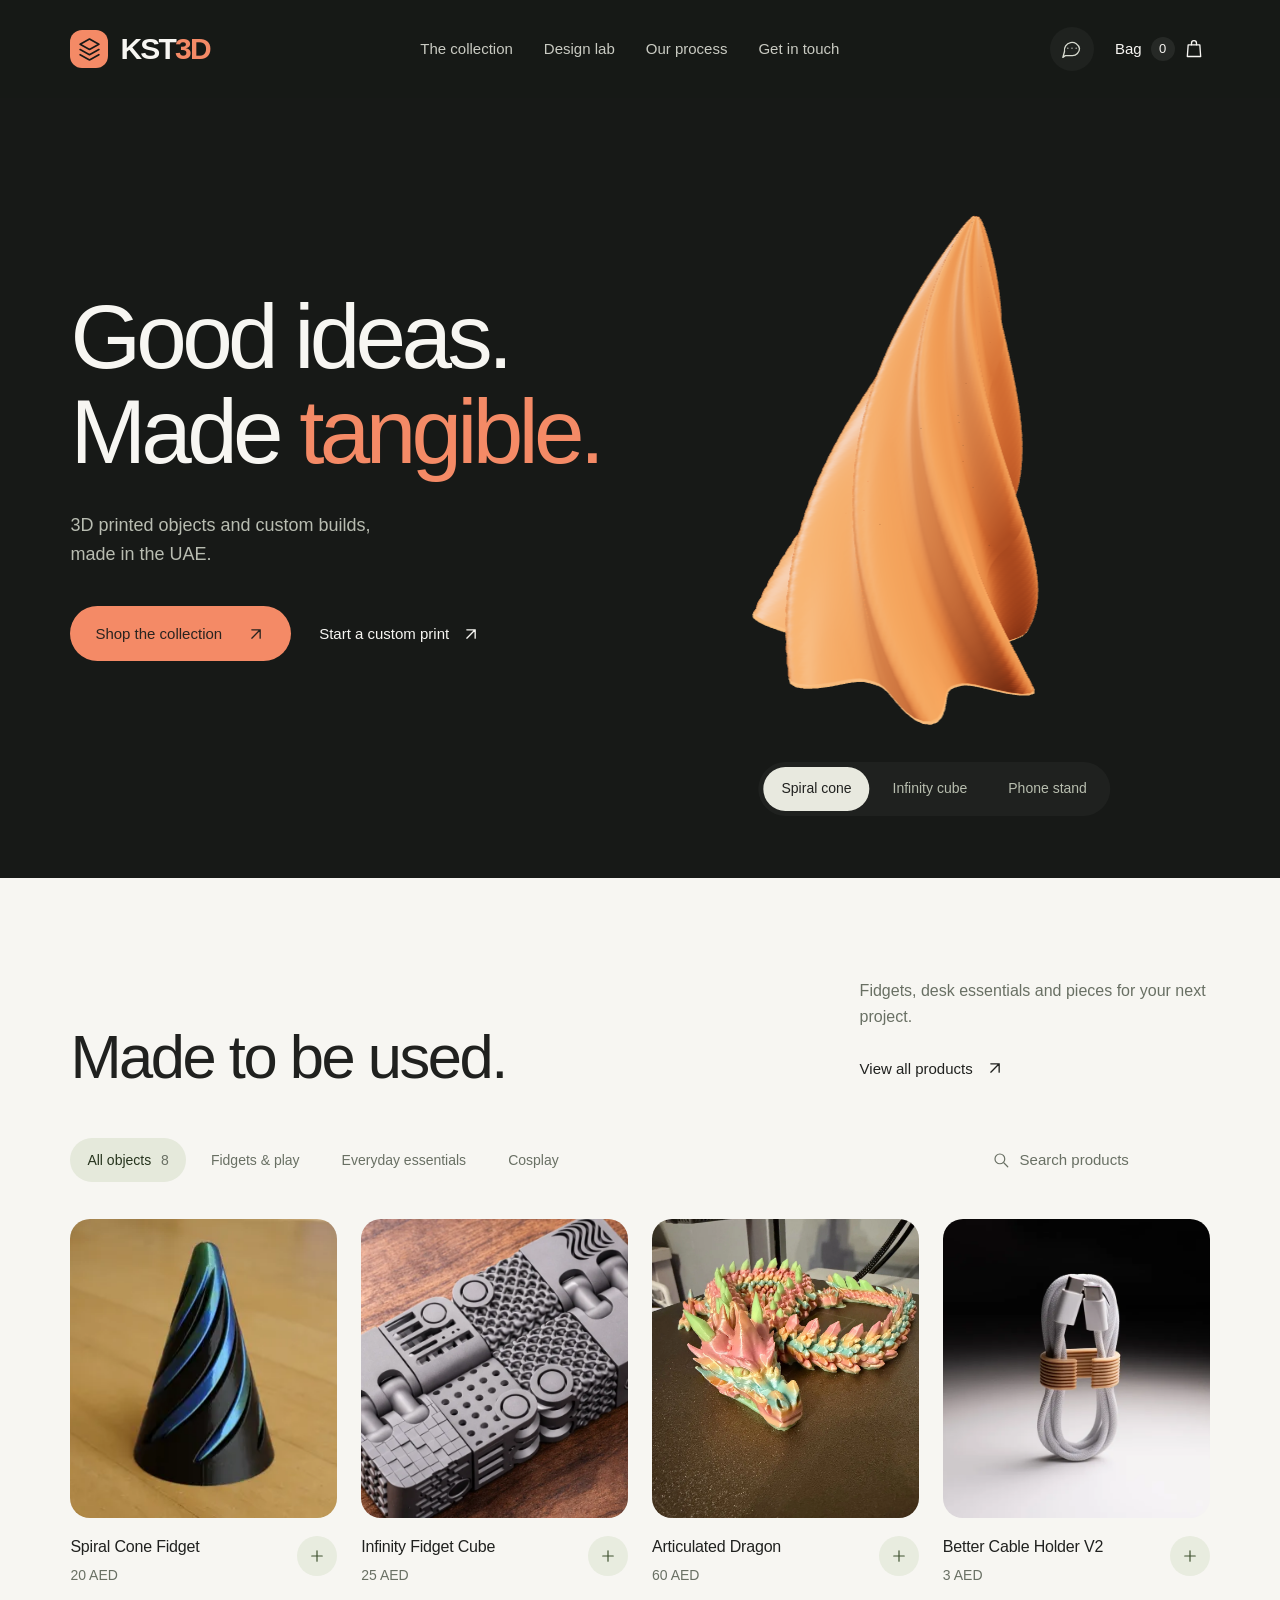
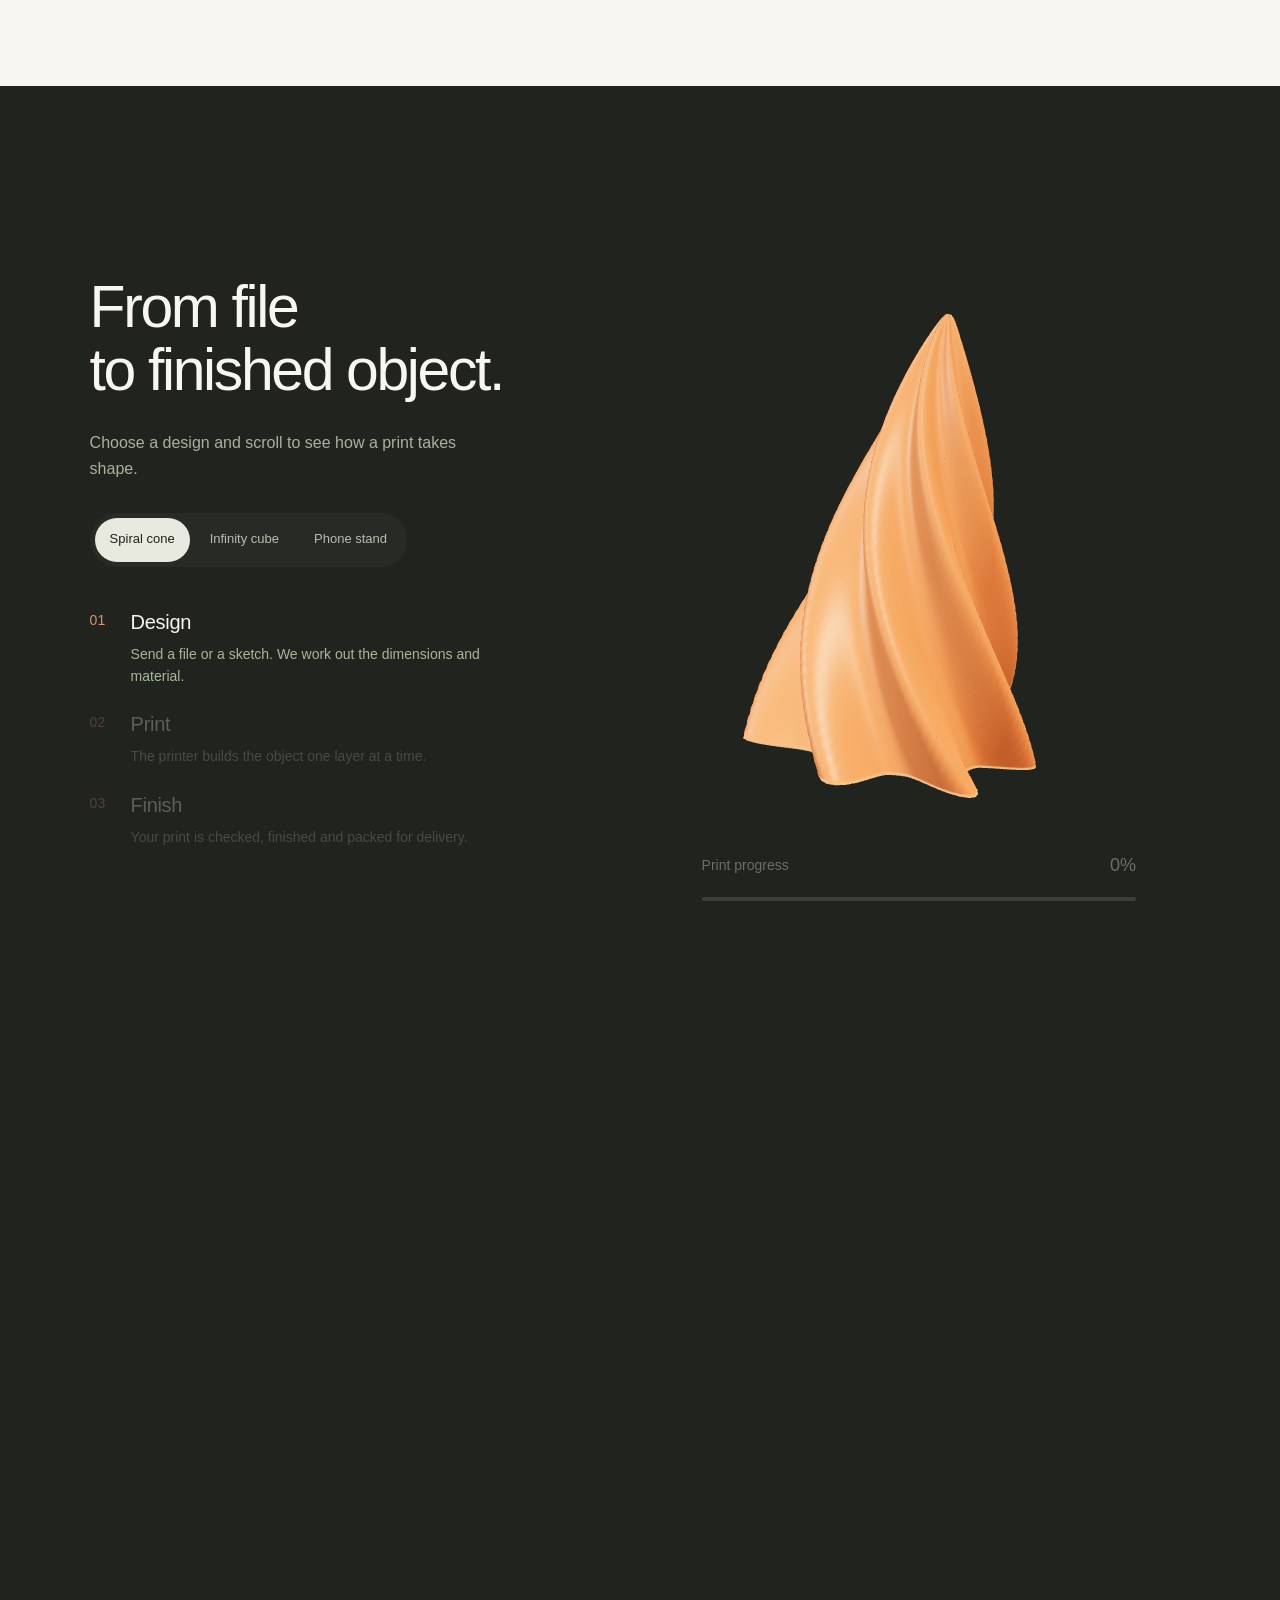
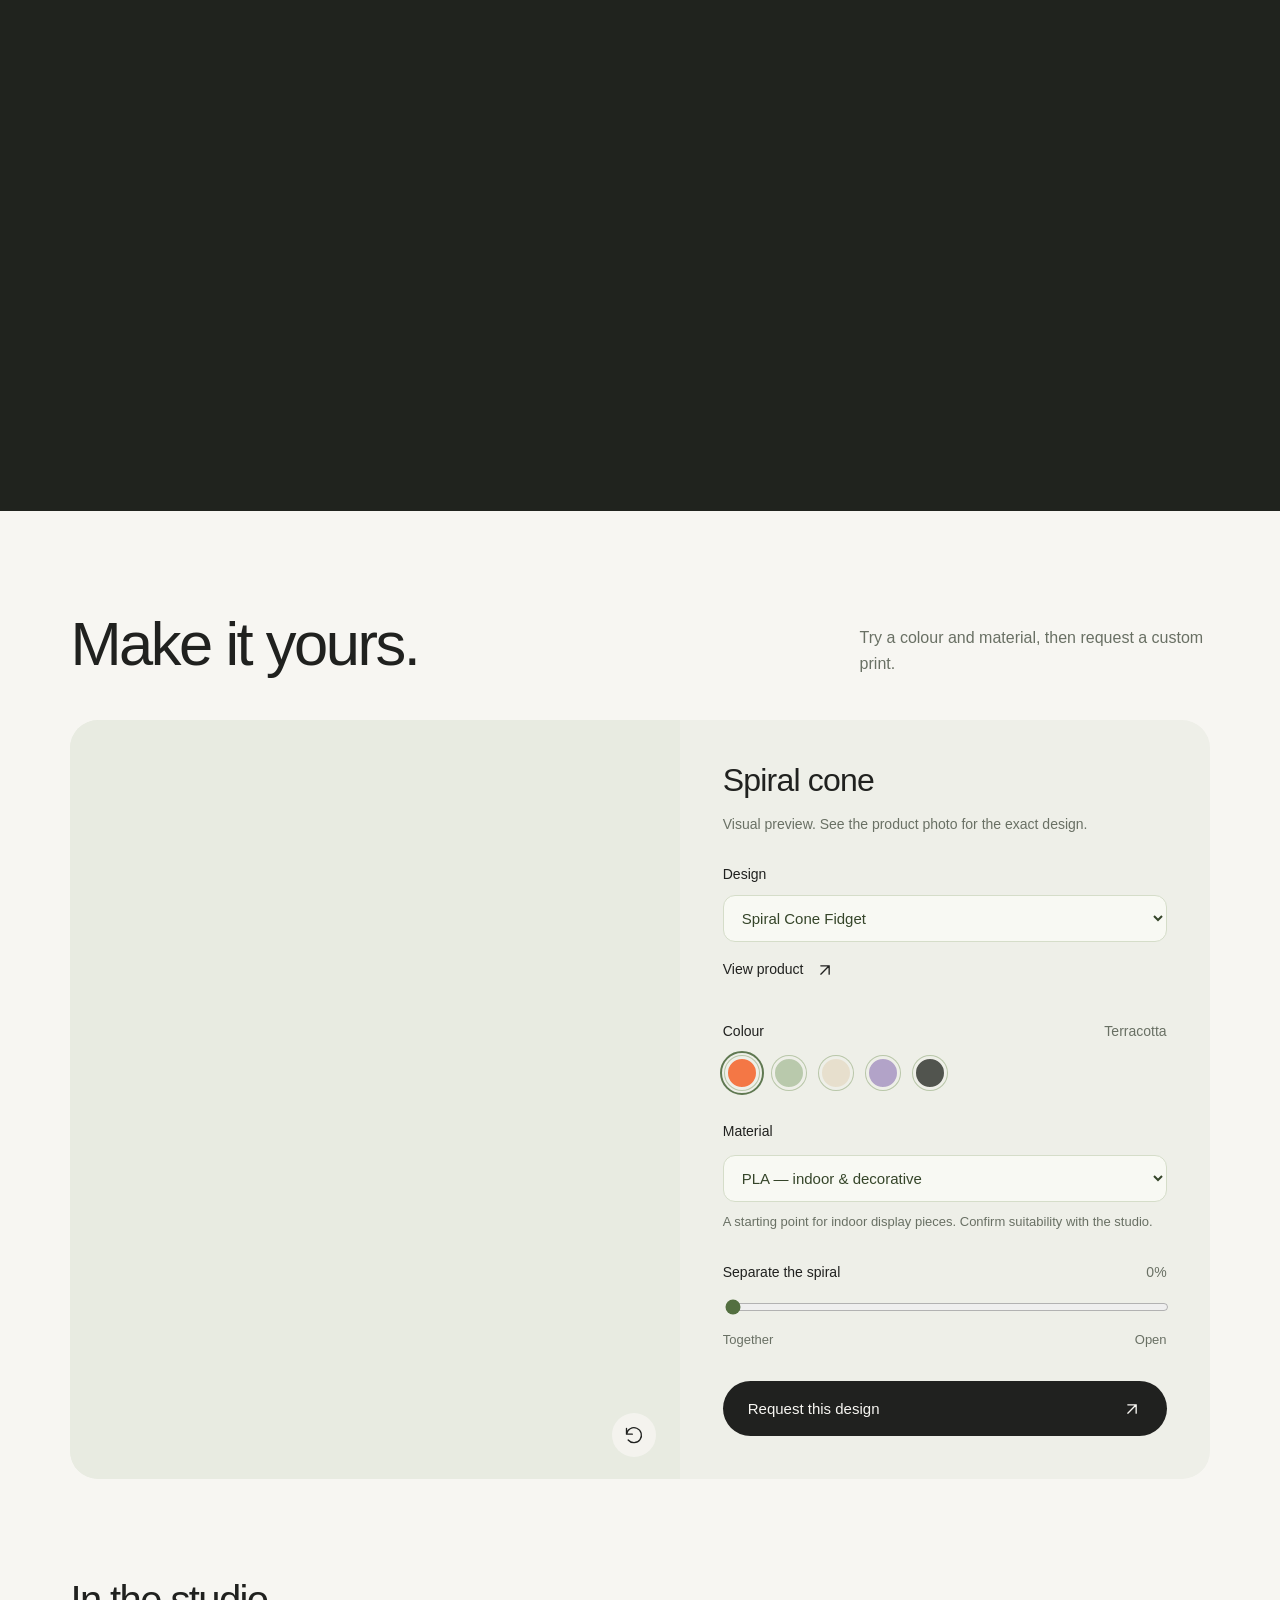
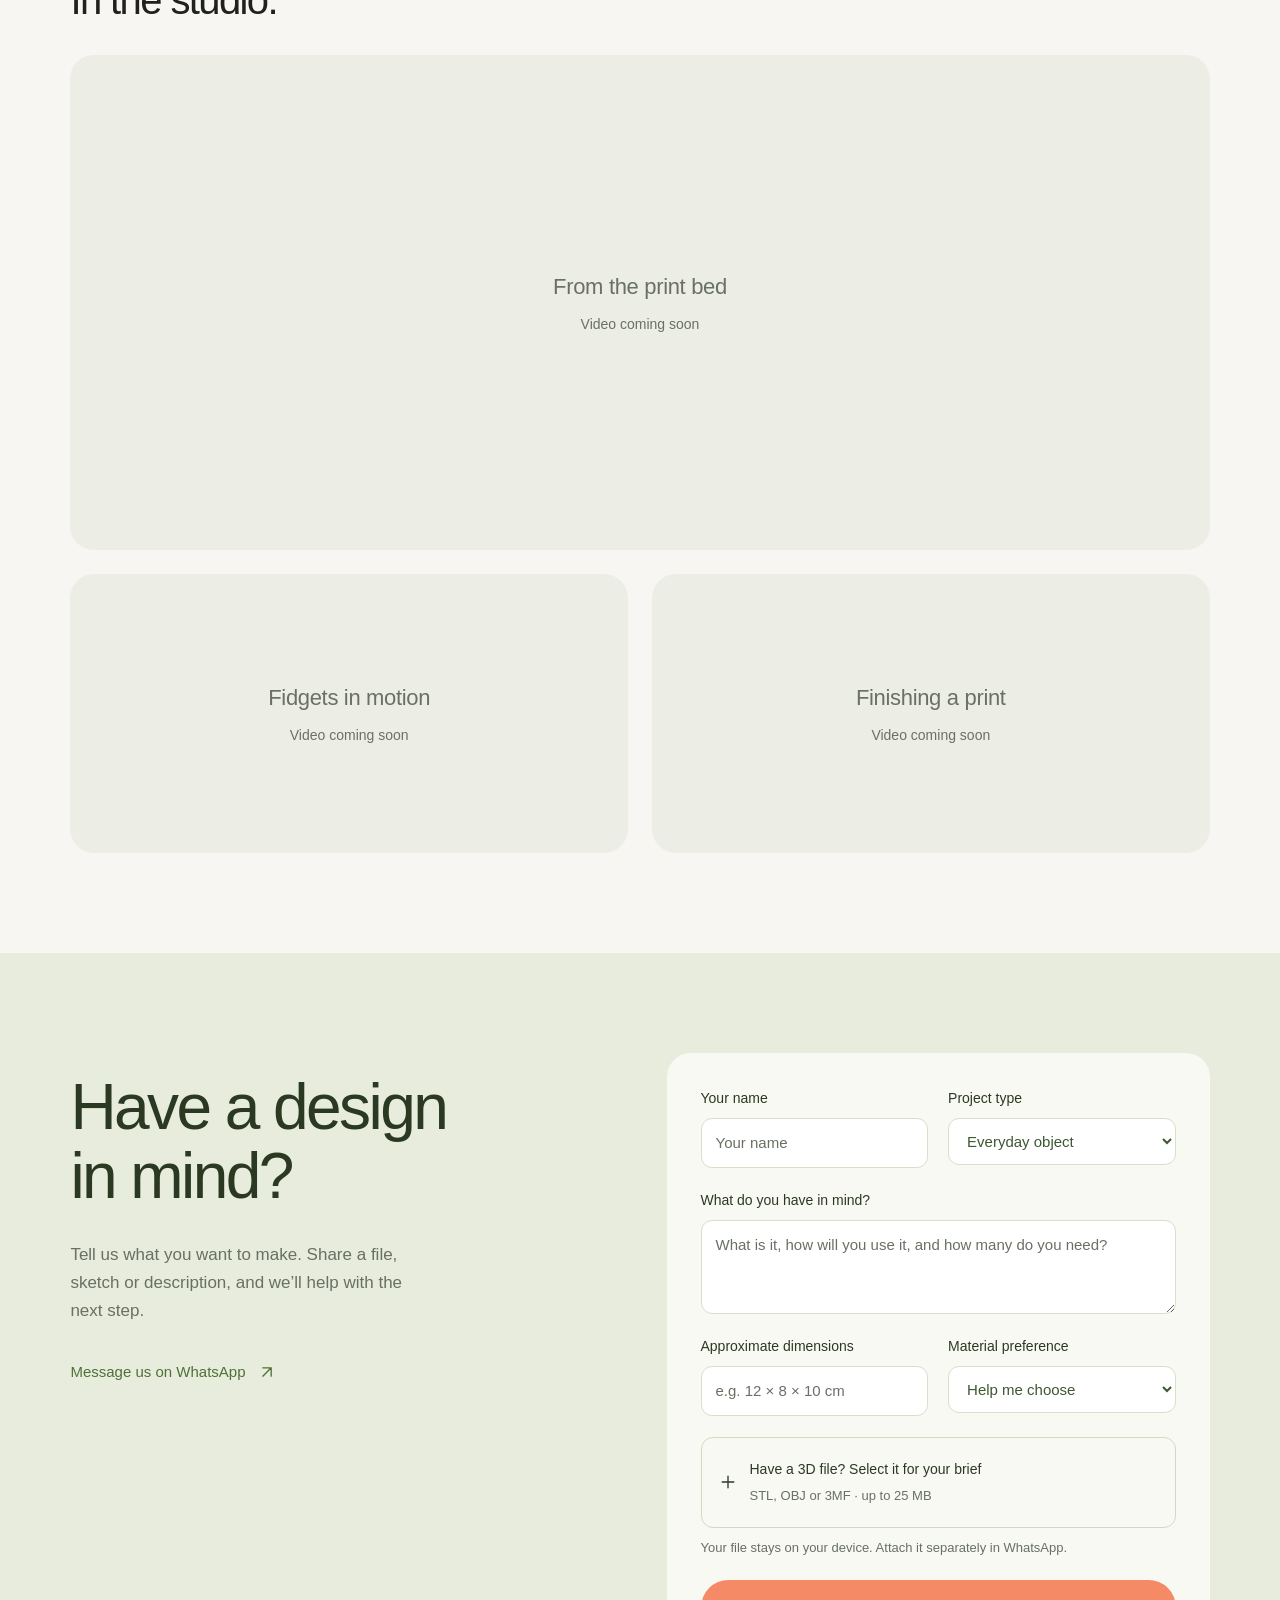
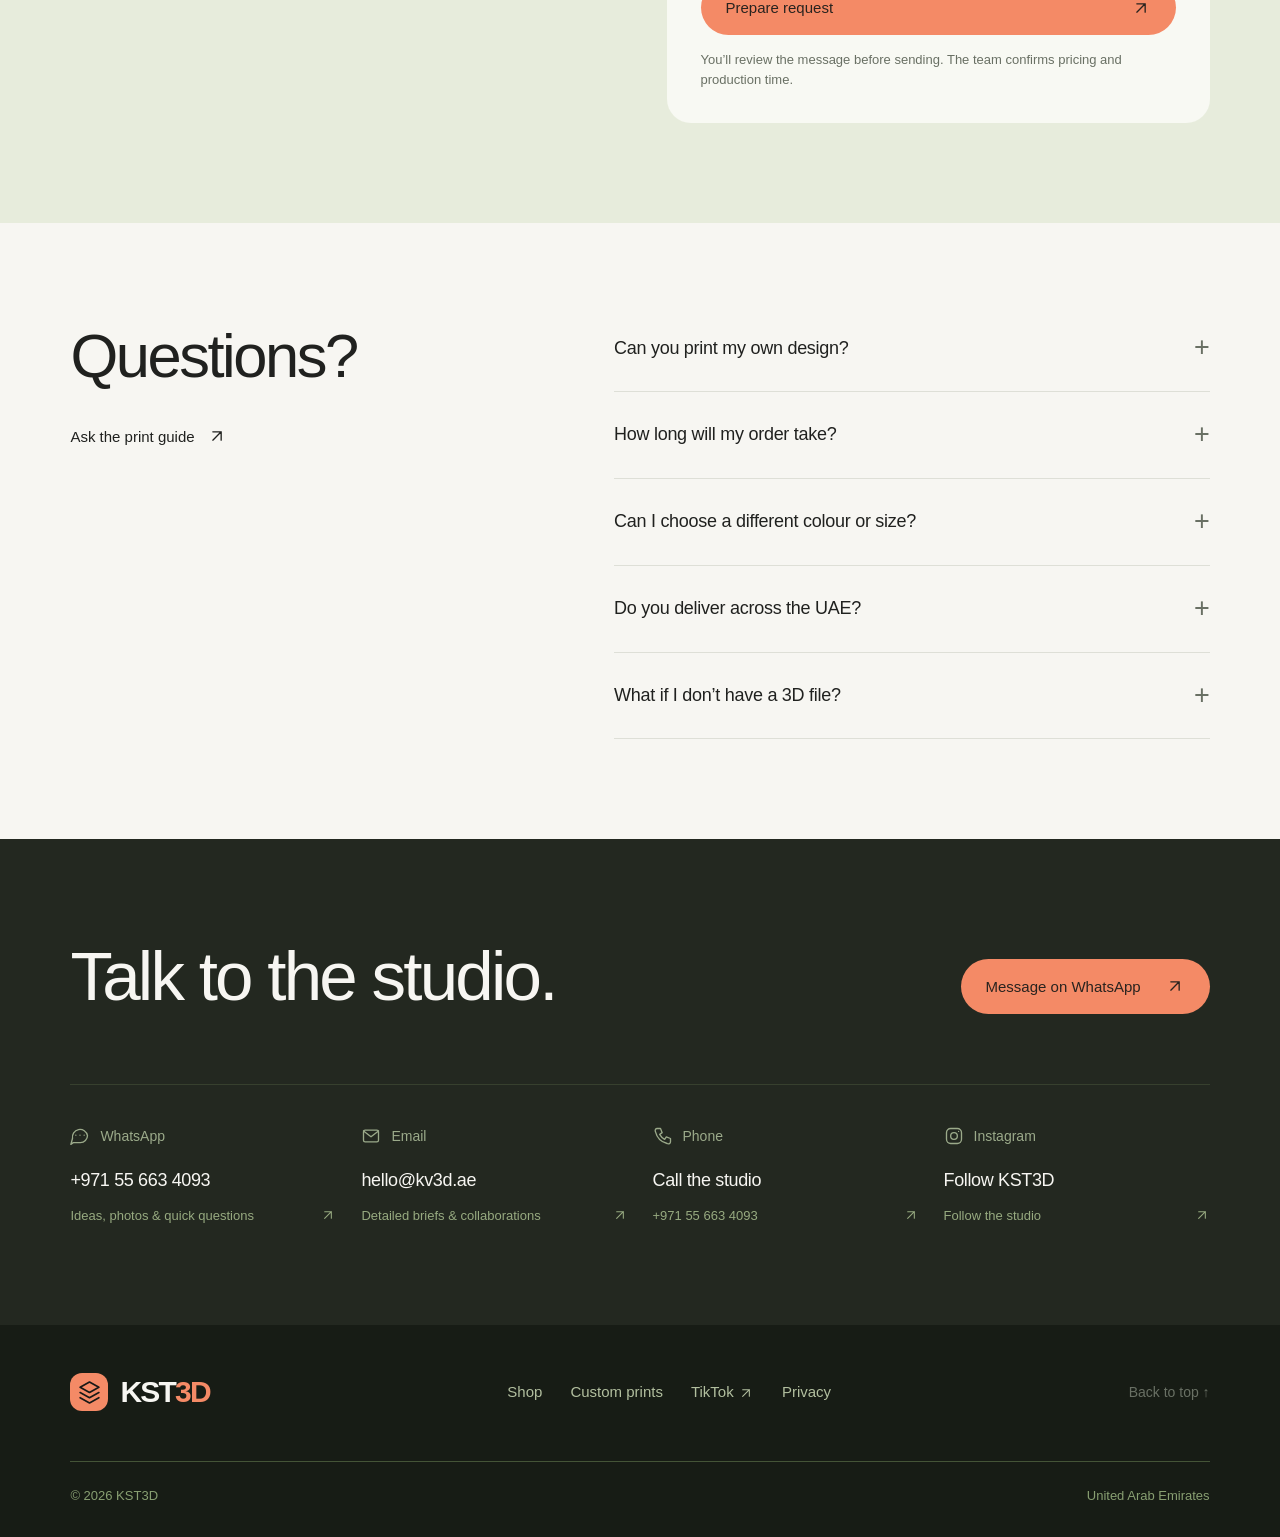
<file: index.html>
<!doctype html>
<html lang="en">
<head>
<meta charset="UTF-8"><meta name="viewport" content="width=device-width, initial-scale=1">
<meta name="theme-color" content="#171916"><meta name="description" content="KST3D — useful objects, playful fidgets and custom builds, 3D printed in the UAE. Explore the collection or bring your own idea.">
<title>KST3D — Ideas, made tangible.</title>
<link rel="preconnect" href="https://cdn.fontshare.com" crossorigin>
<link rel="icon" href="/favicon.svg" type="image/svg+xml">


  <script type="module" crossorigin src="/assets/studio.6aa205ae5d34.js"></script>
  <link rel="stylesheet" crossorigin href="/assets/index.a7d0ceed3031.css">
</head><body><div id="app"></div></body>
</html>
</file>
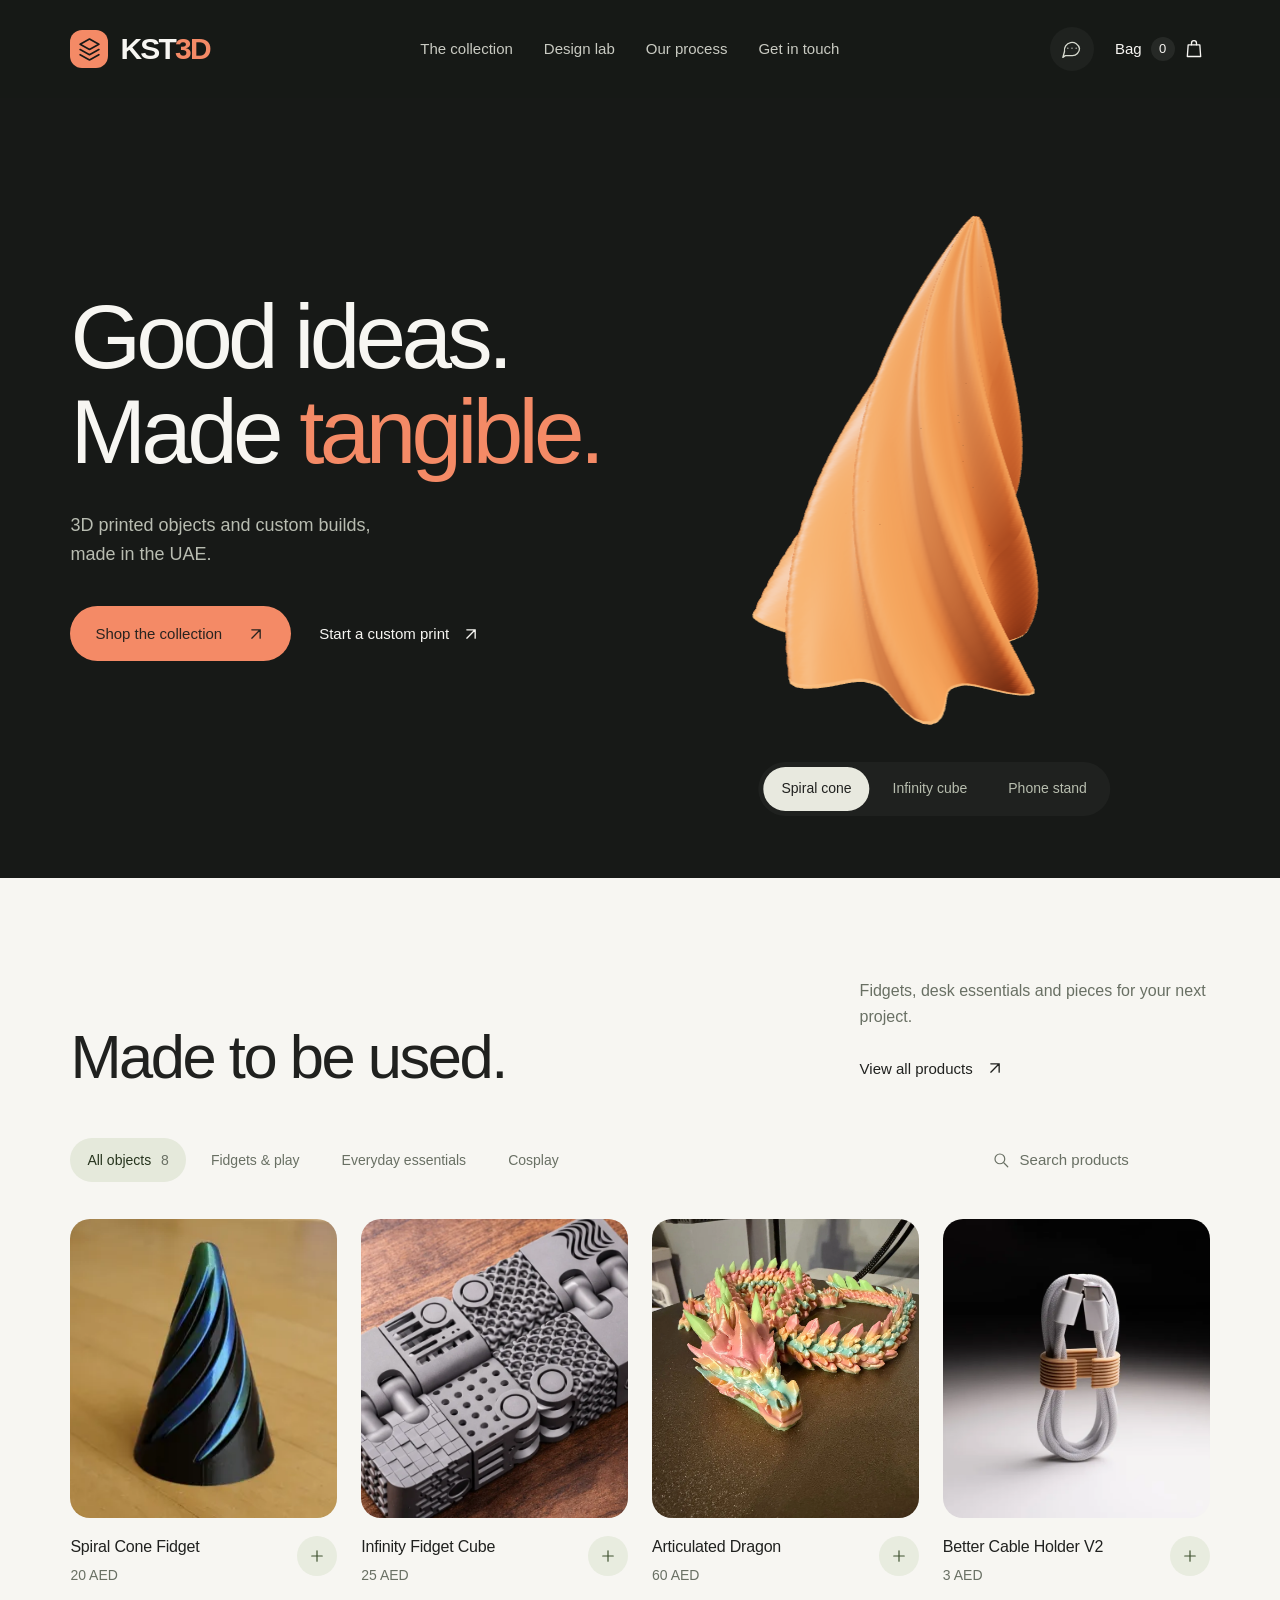
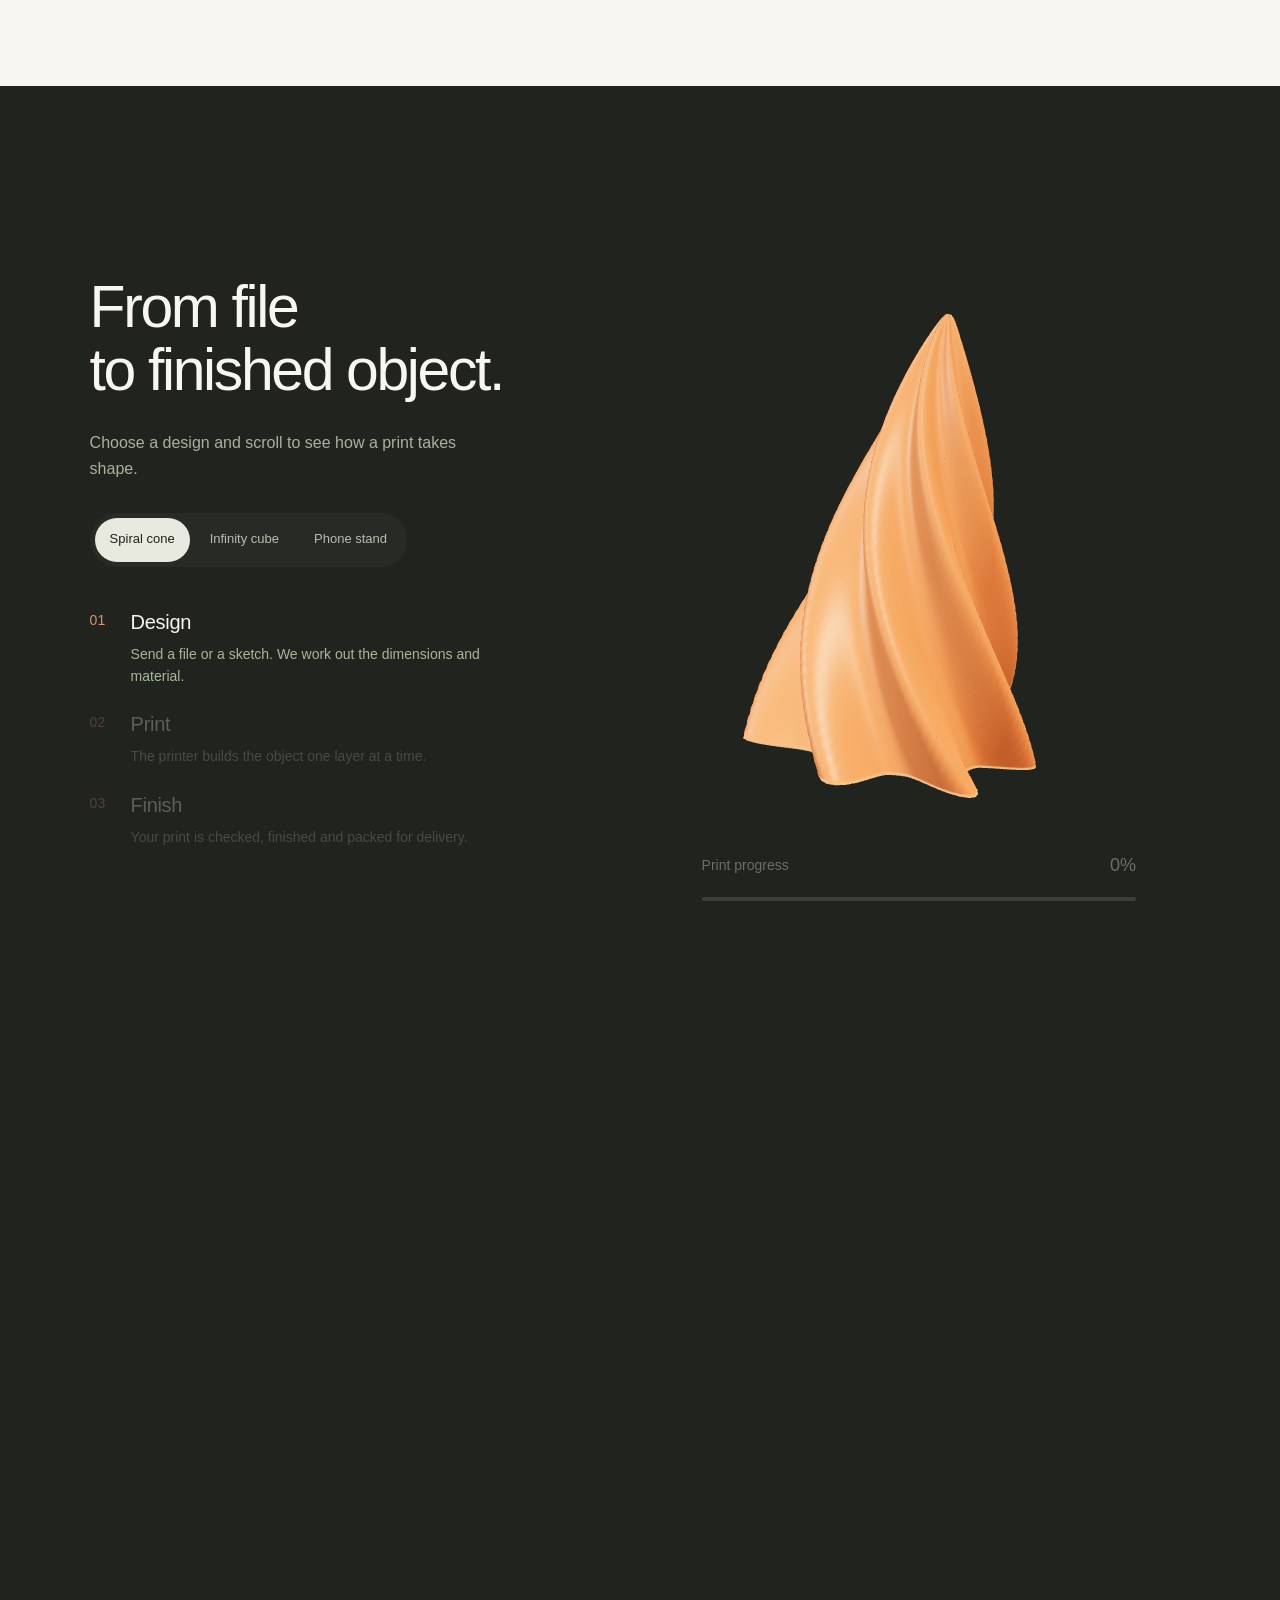
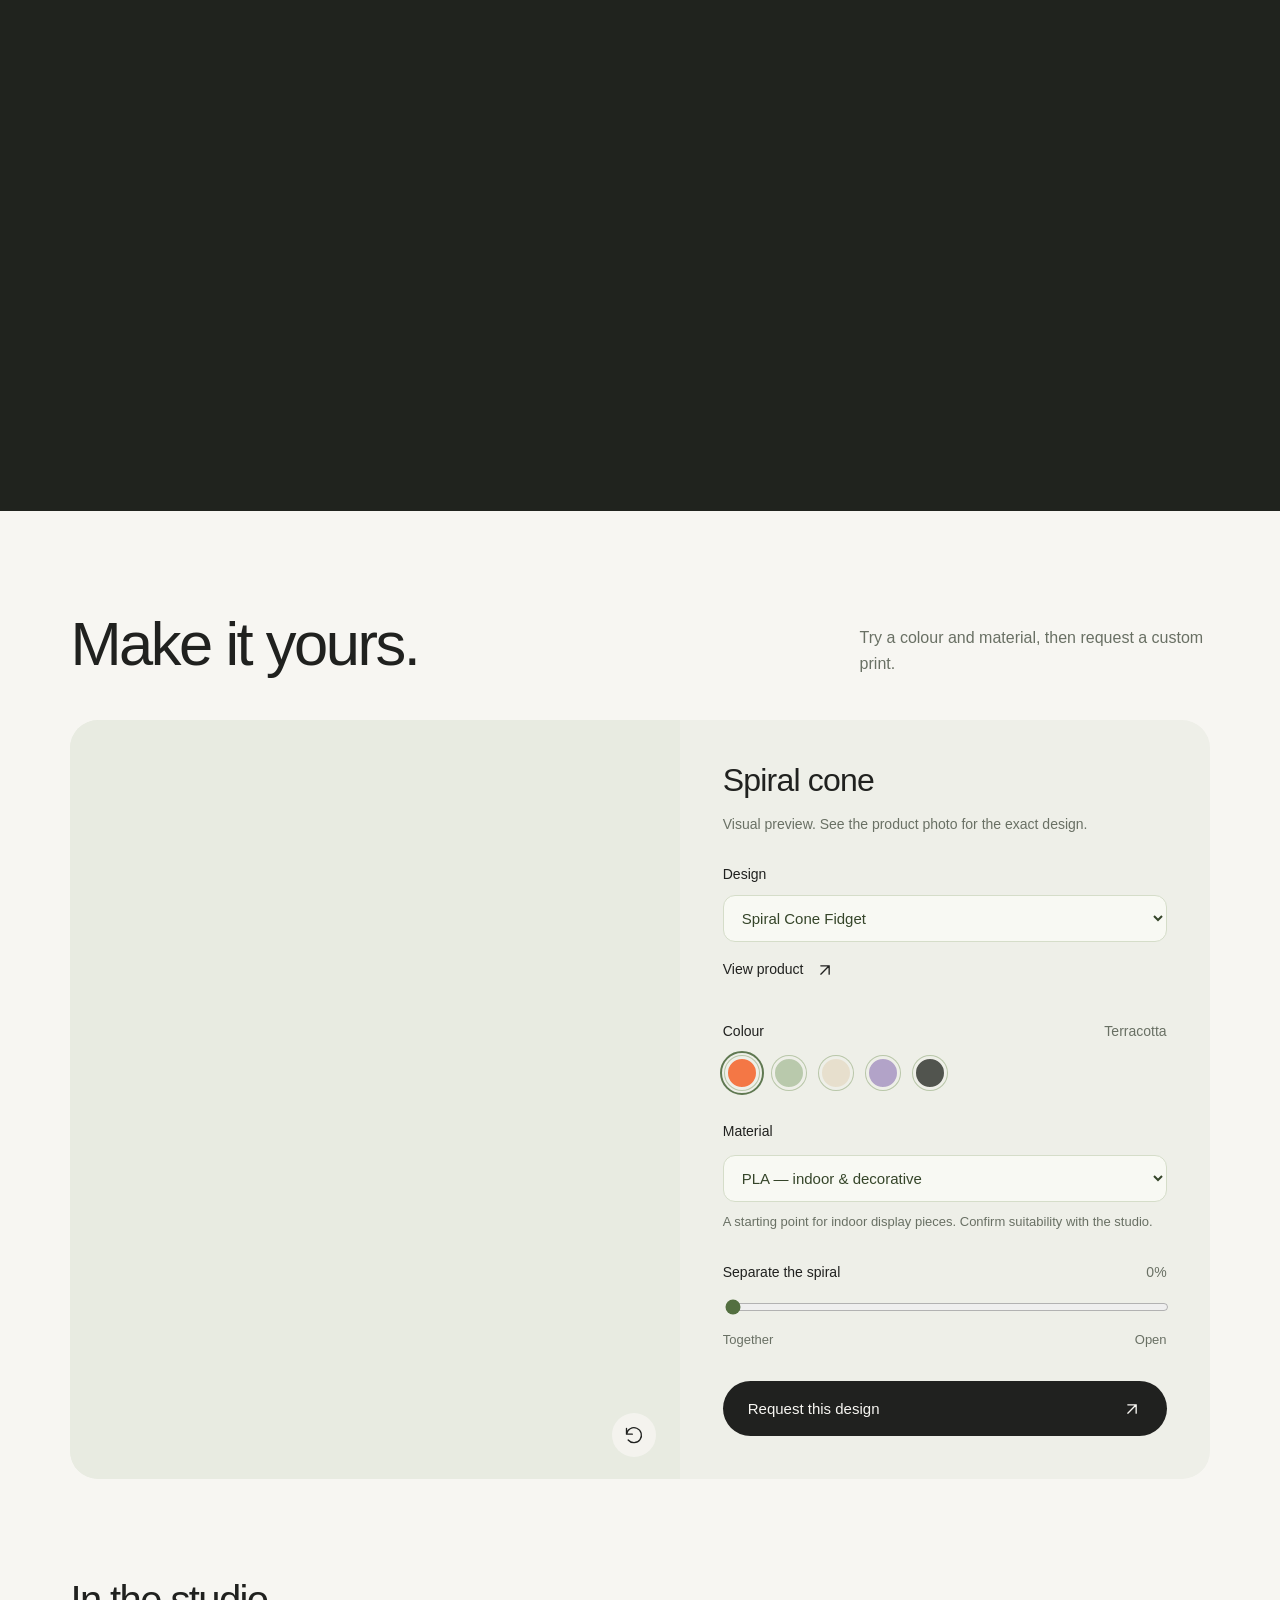
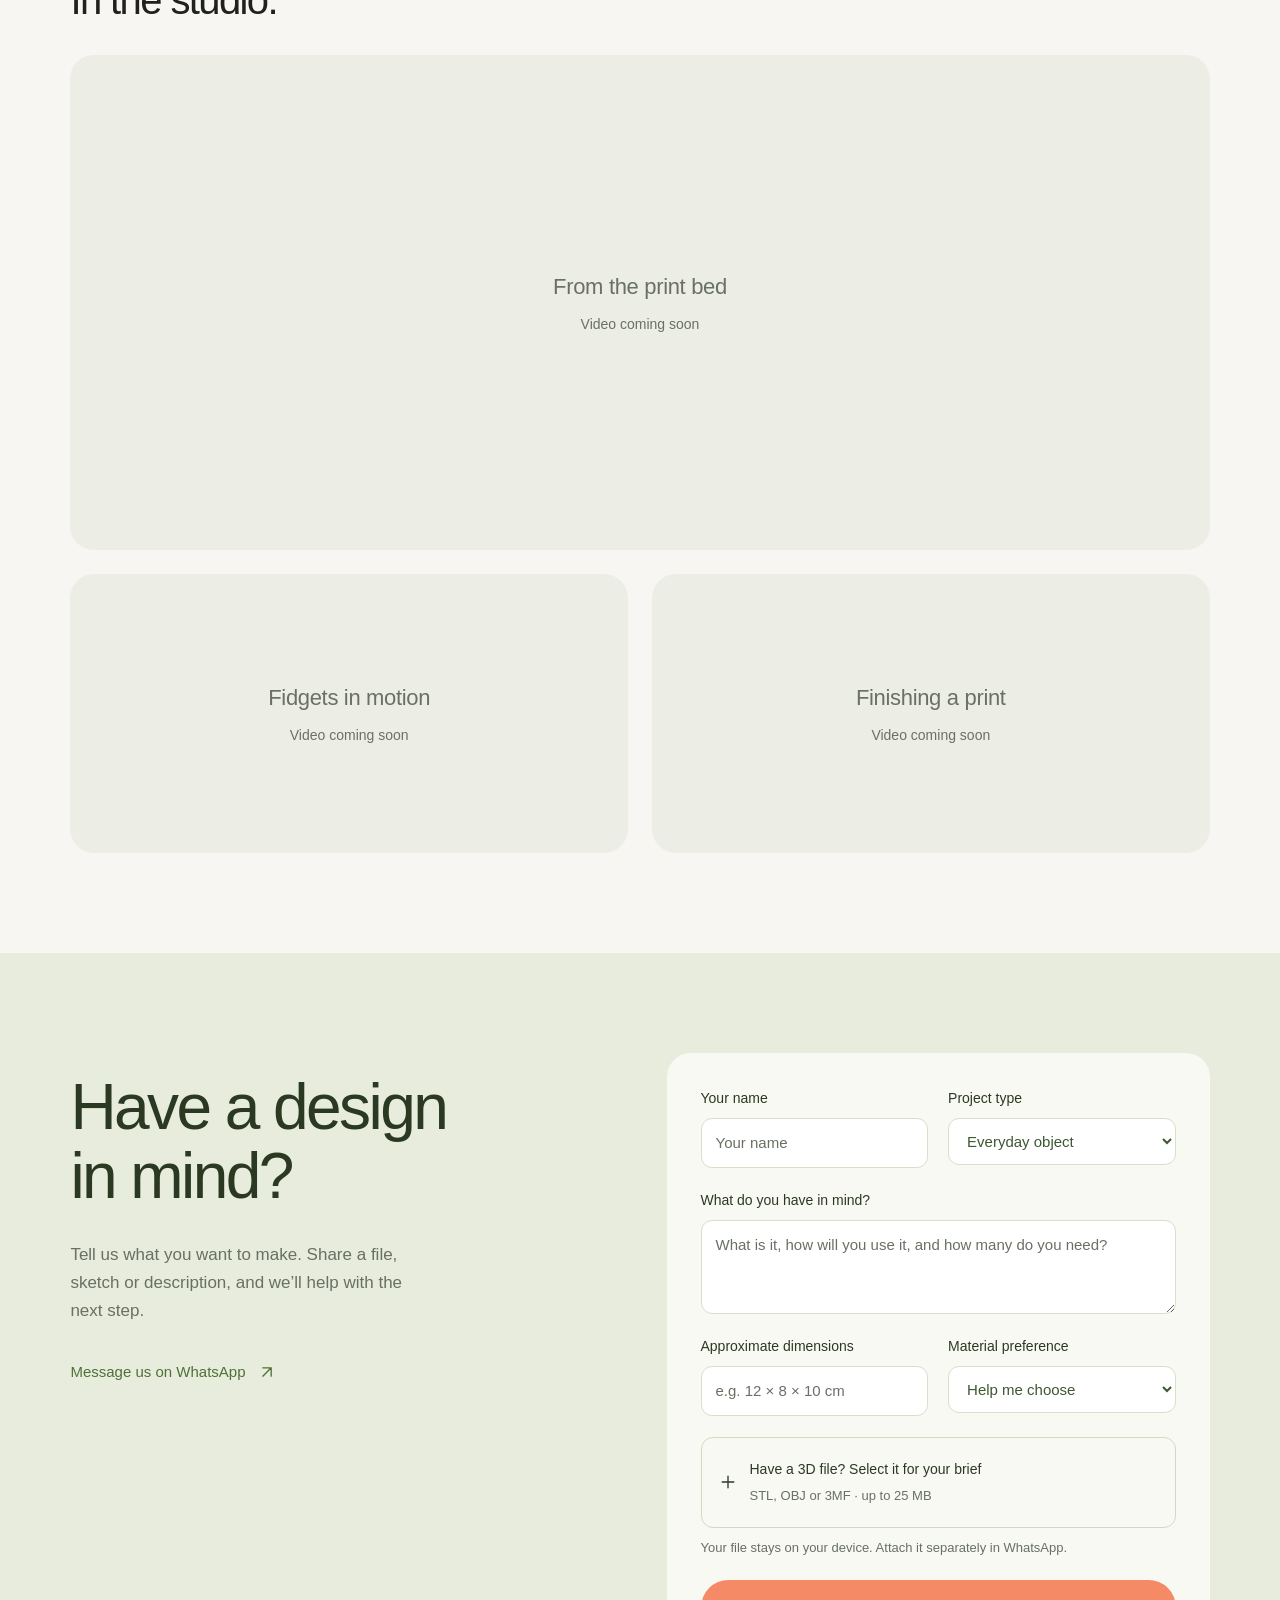
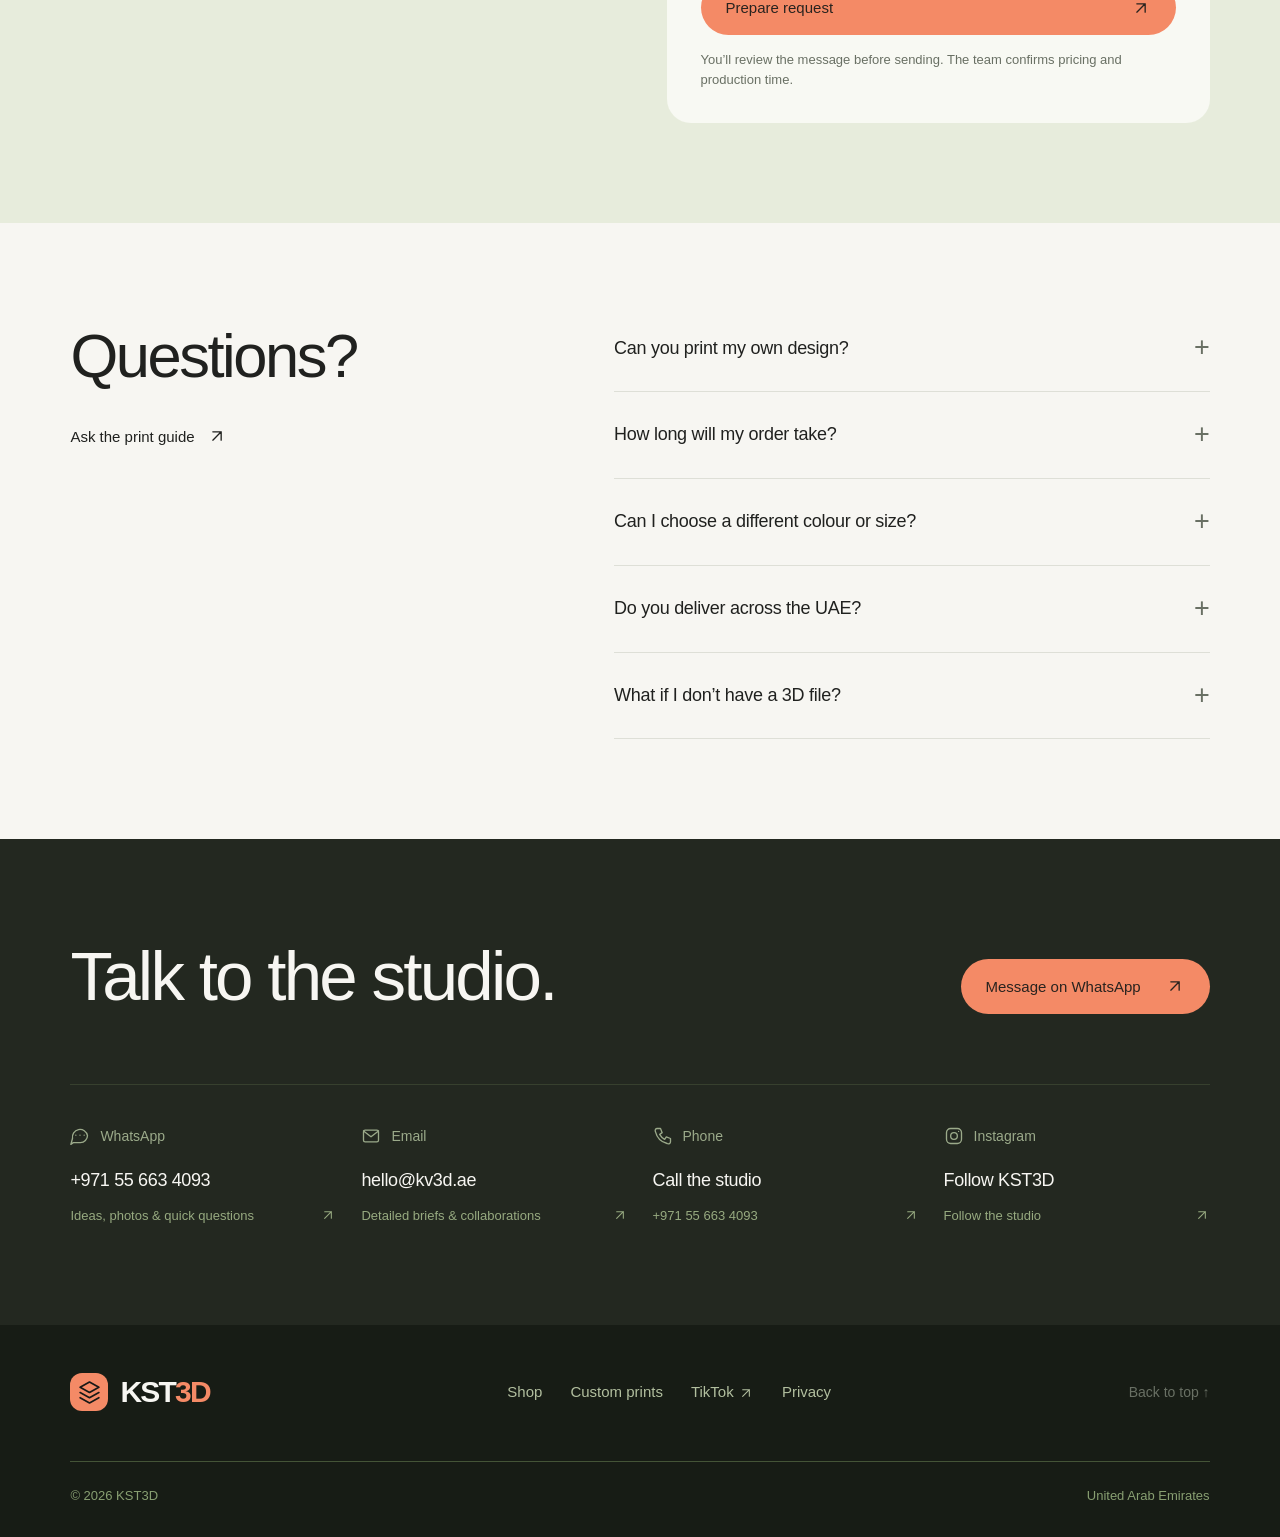
<file: collections/all/index.html>
<!doctype html>
<html lang="en">
<head>
<meta charset="UTF-8"><meta name="viewport" content="width=device-width, initial-scale=1">
<meta name="theme-color" content="#171916"><meta name="description" content="Explore 3D printed fidgets, useful everyday objects and cosplay from KST3D, UAE.">
<title>The collection — KST3D</title>
<link rel="preconnect" href="https://cdn.fontshare.com" crossorigin>
<link rel="icon" href="/favicon.svg" type="image/svg+xml">


  <script type="module" crossorigin src="/assets/studio.6aa205ae5d34.js"></script>
  <link rel="stylesheet" crossorigin href="/assets/index.a7d0ceed3031.css">
</head><body><div id="app"></div></body>
</html>
</file>
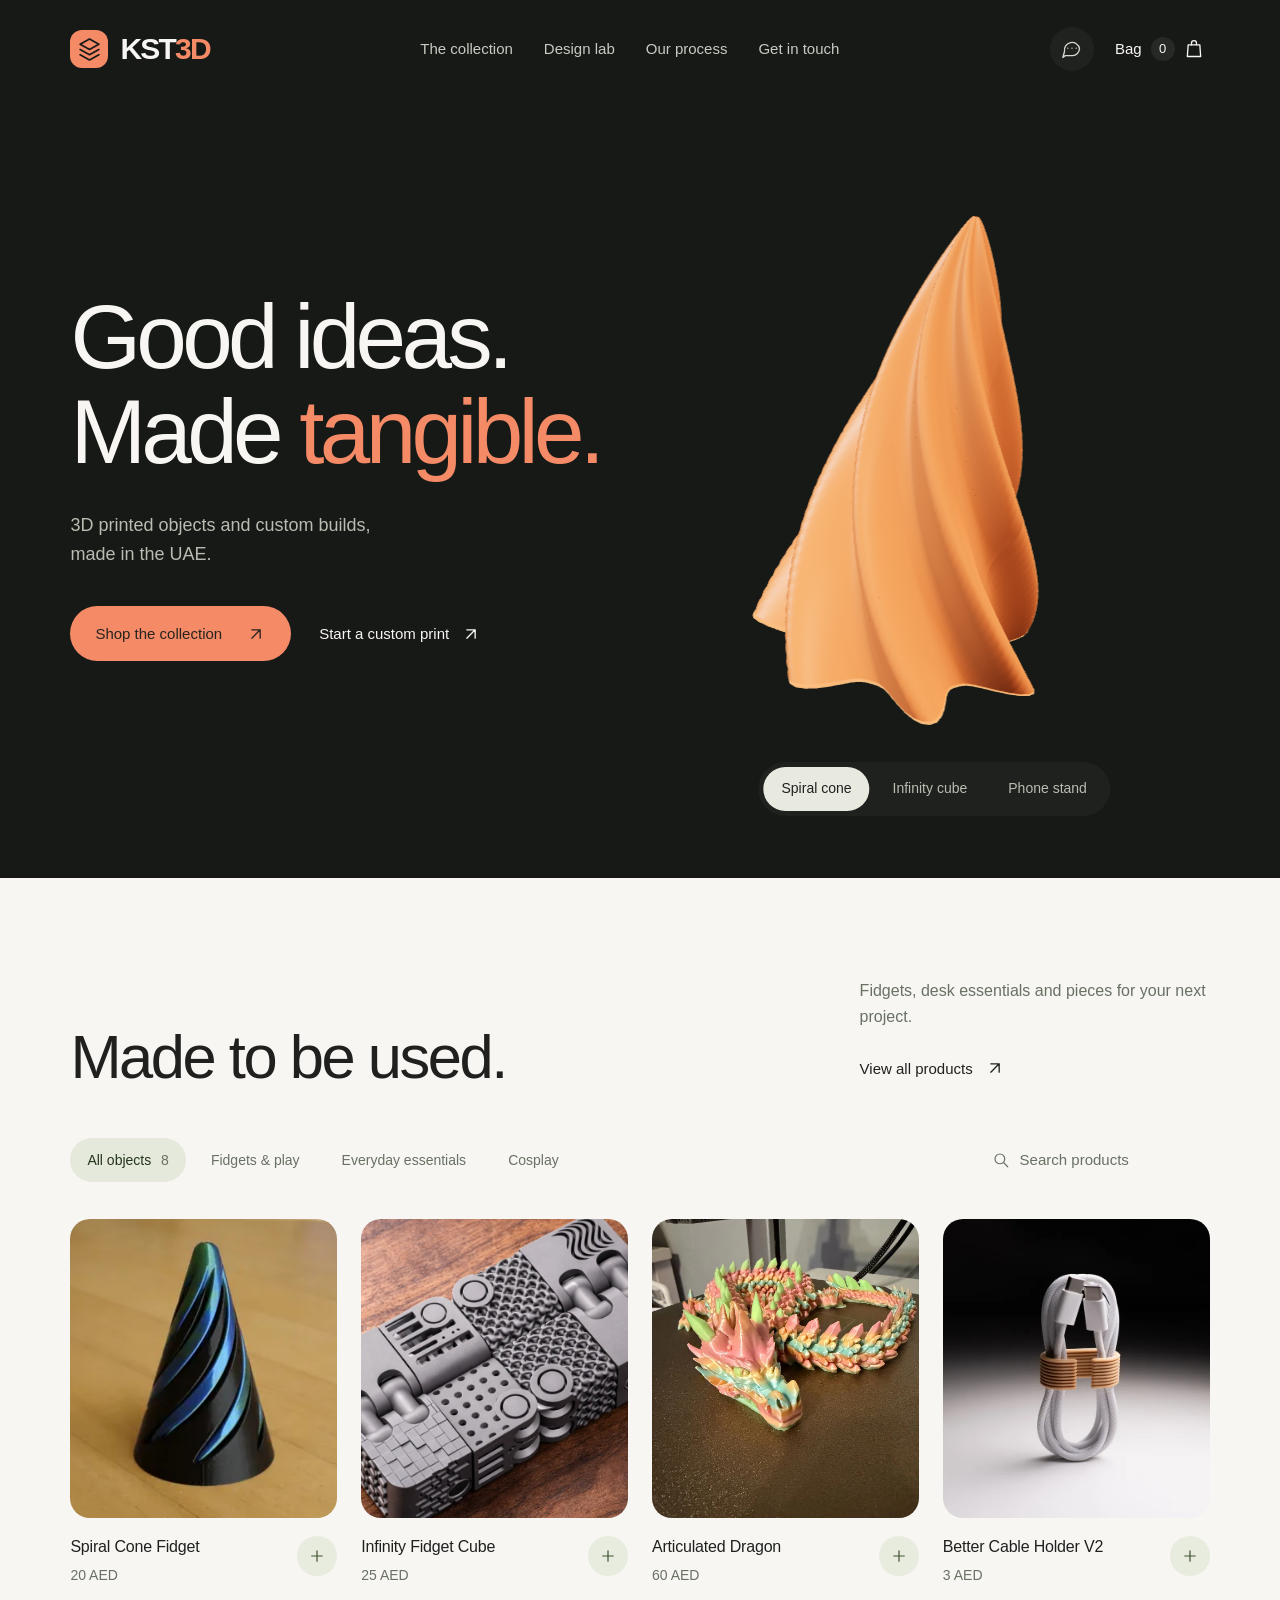
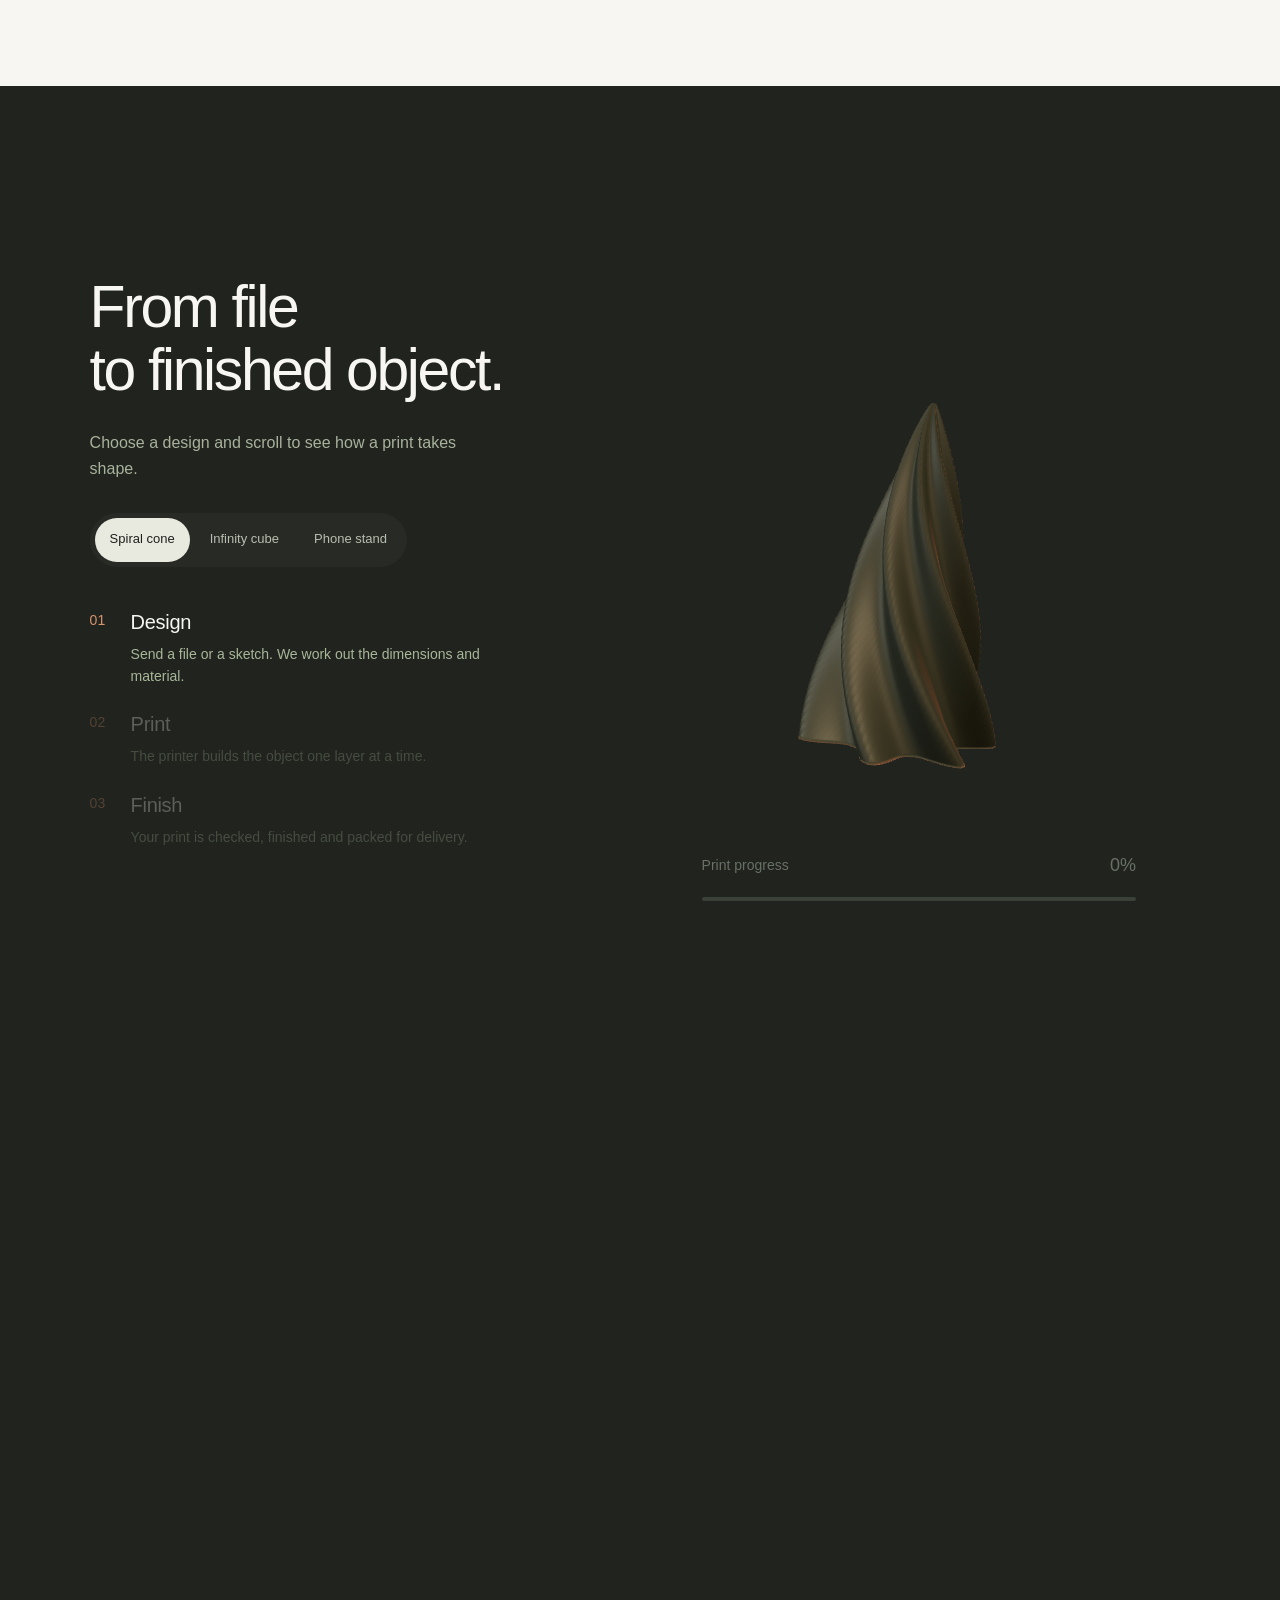
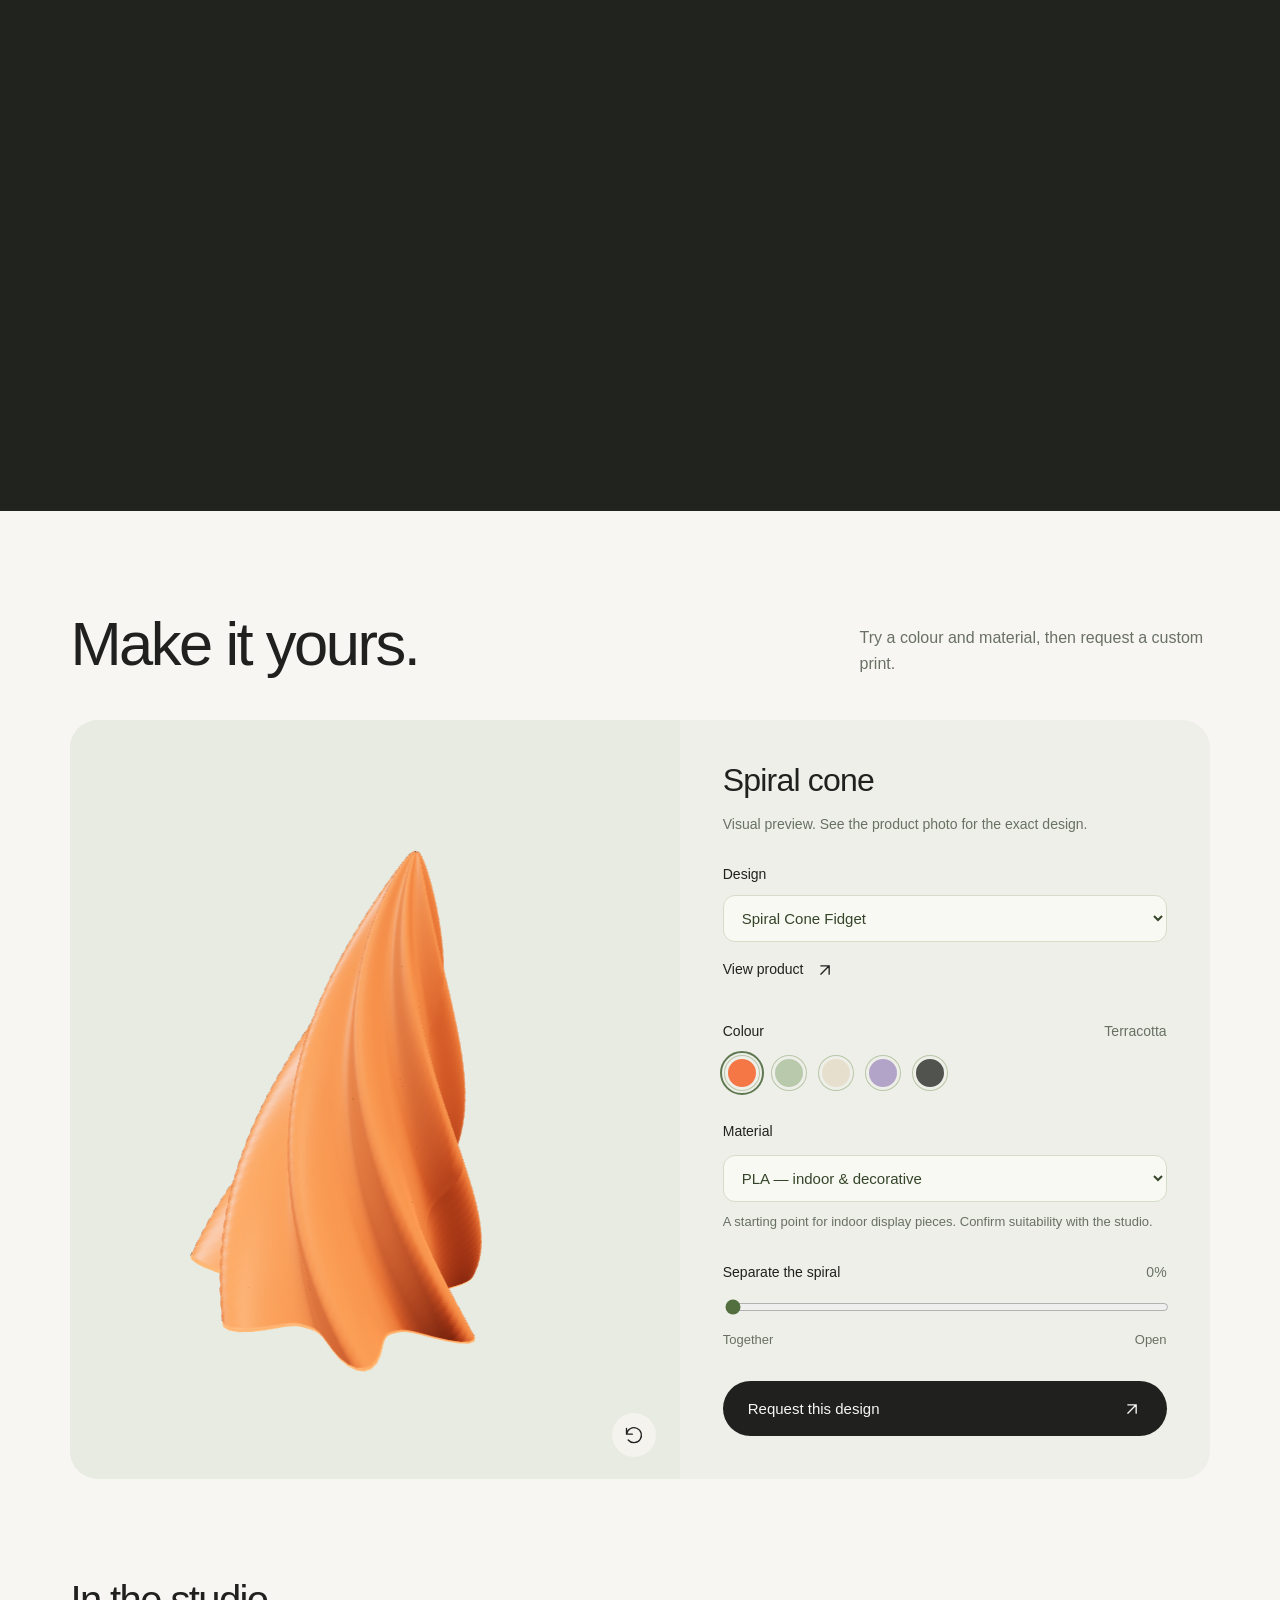
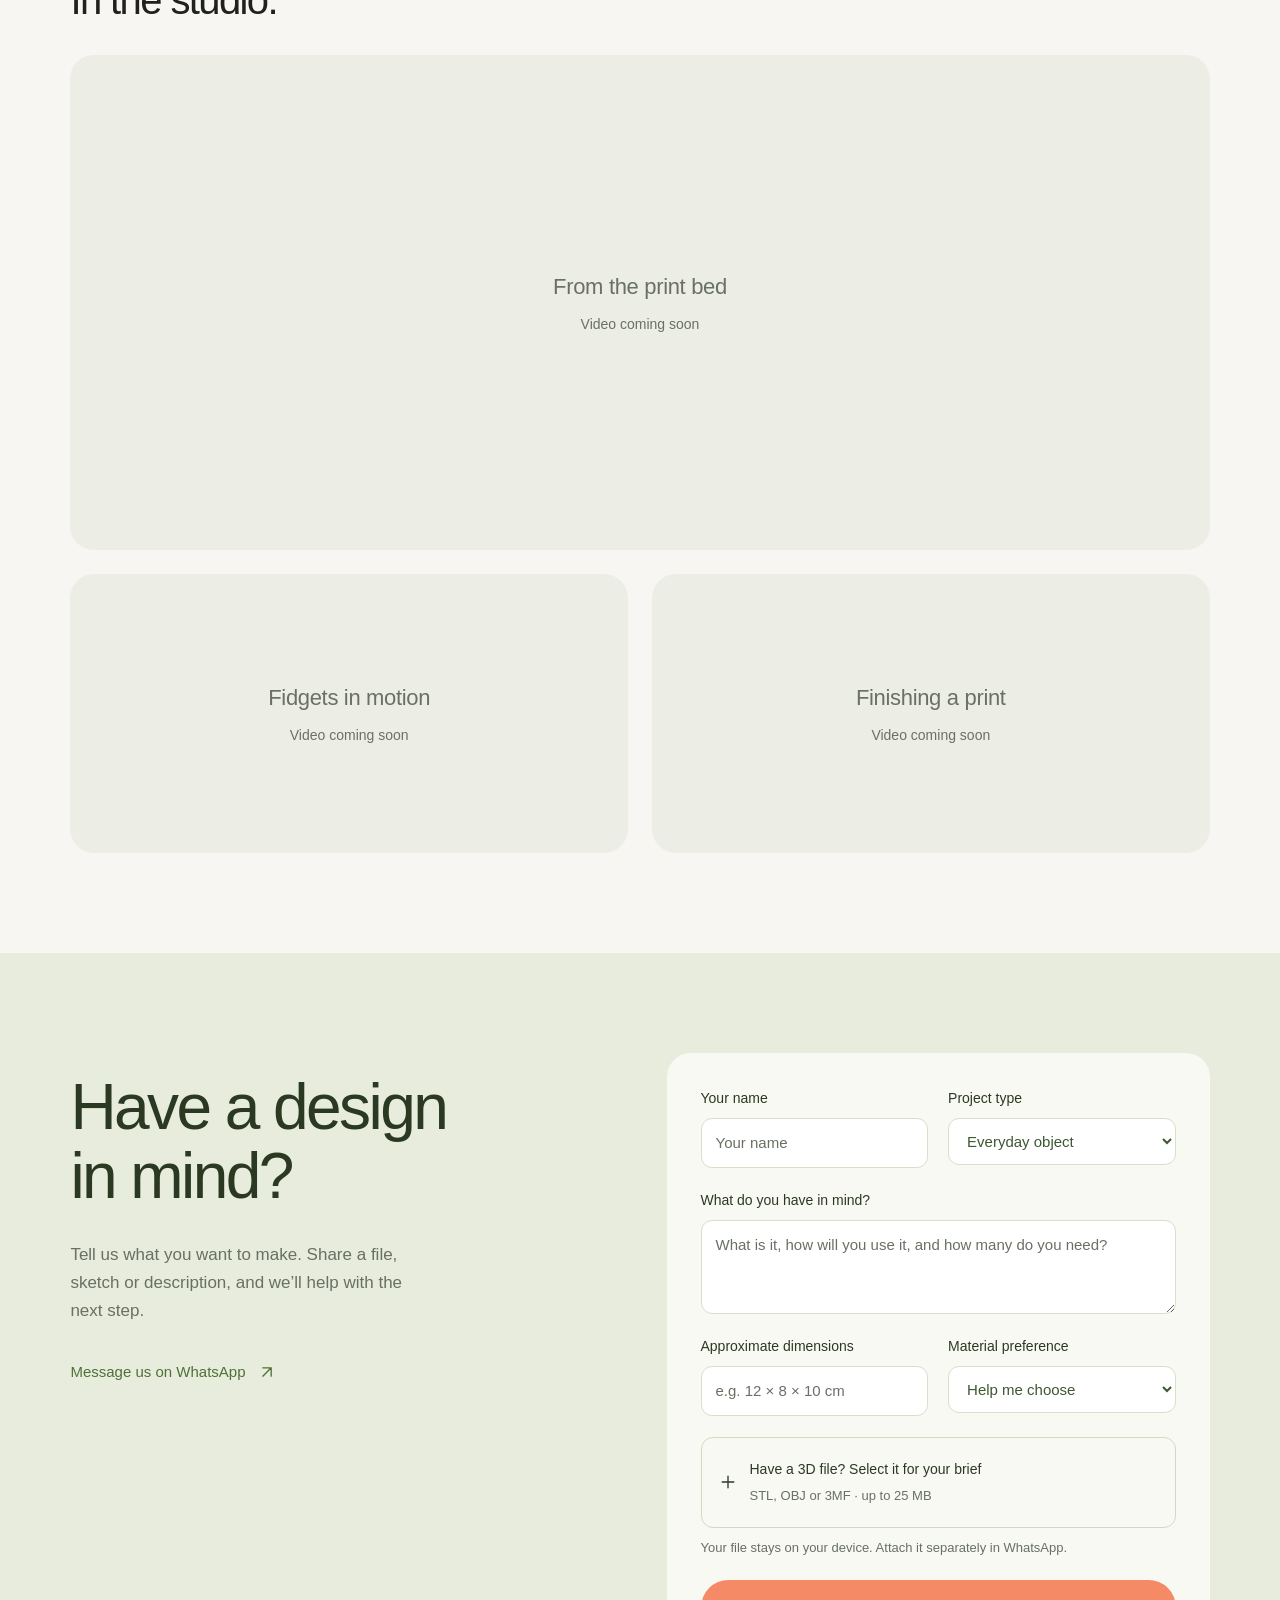
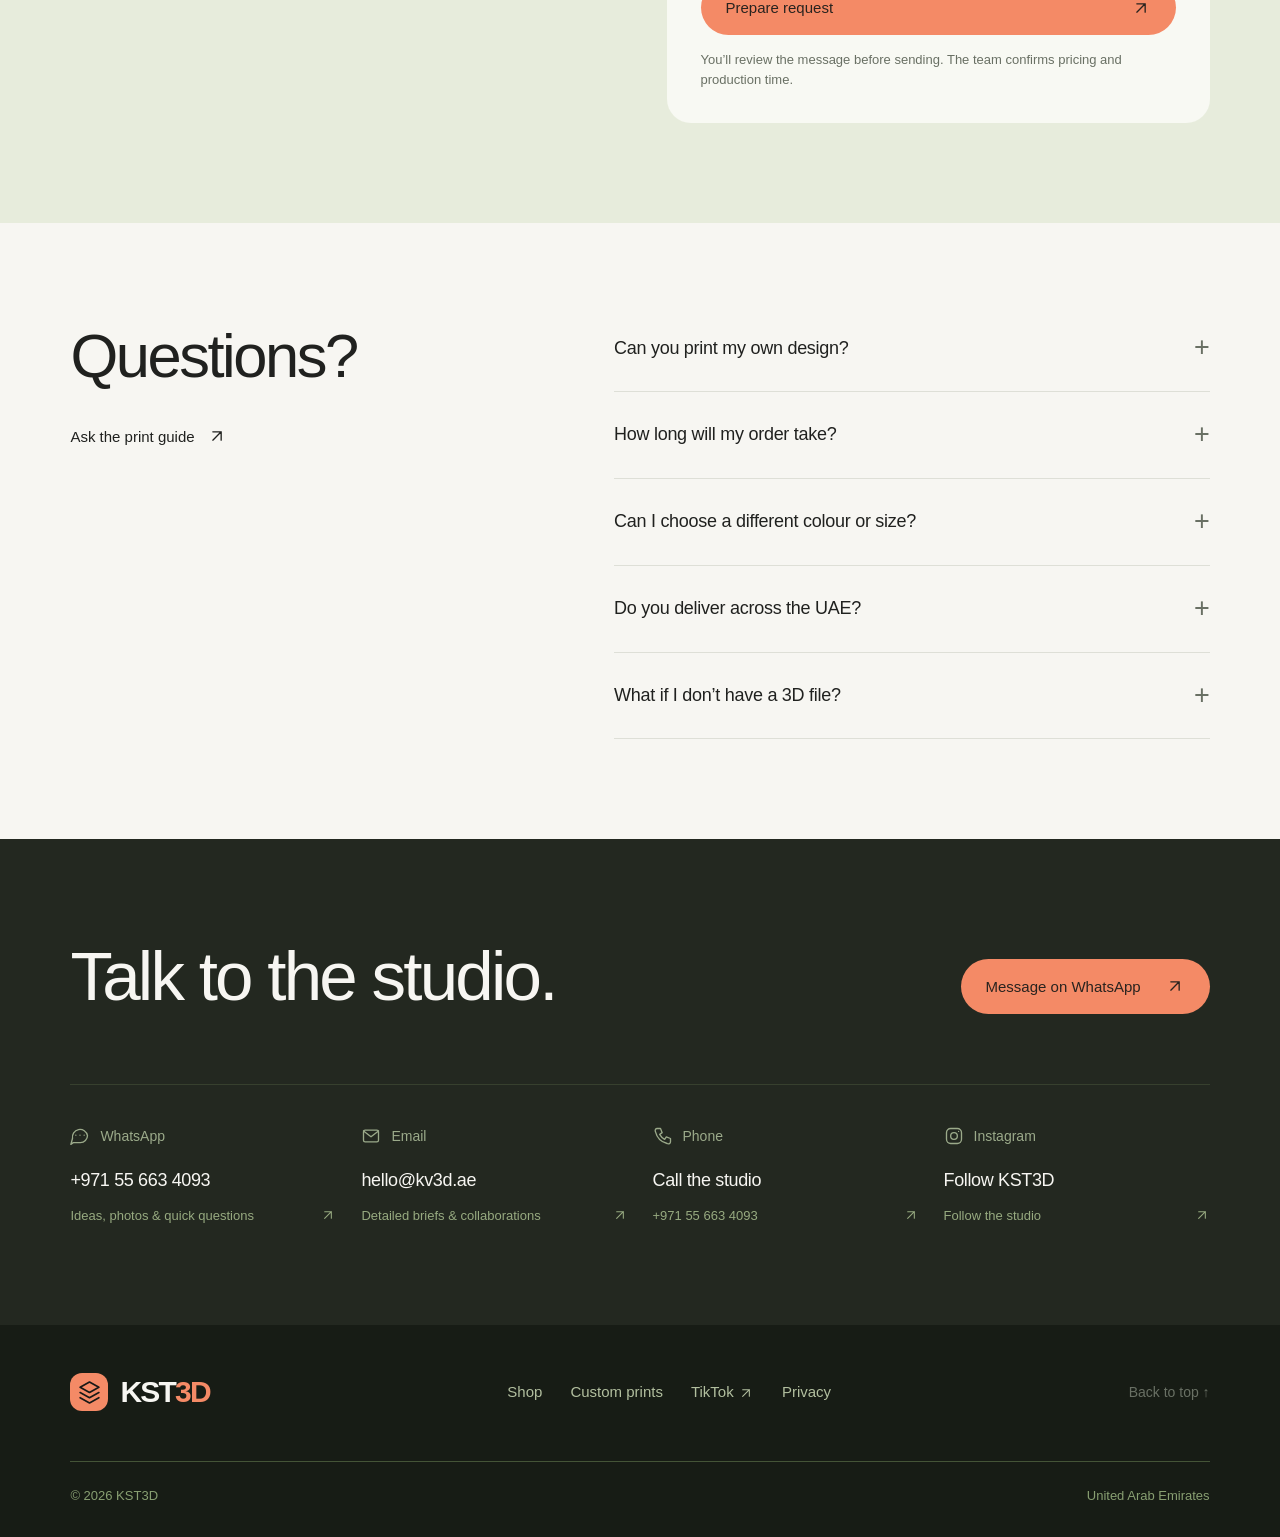
<file: products/articulated-dragon/index.html>
<!doctype html>
<html lang="en">
<head>
<meta charset="UTF-8"><meta name="viewport" content="width=device-width, initial-scale=1">
<meta name="theme-color" content="#171916"><meta name="description" content="Bring a little dragon energy to your desk! 🐉 This articulated dragon features connected moving sections that can bend, pose, and move in different ways. A fun collectible for display or hands-on play.">
<title>Articulated Dragon — KST3D</title>
<link rel="preconnect" href="https://cdn.fontshare.com" crossorigin>
<link rel="icon" href="/favicon.svg" type="image/svg+xml">


  <script type="module" crossorigin src="/assets/studio.6aa205ae5d34.js"></script>
  <link rel="stylesheet" crossorigin href="/assets/index.a7d0ceed3031.css">
</head><body><div id="app"></div></body>
</html>
</file>
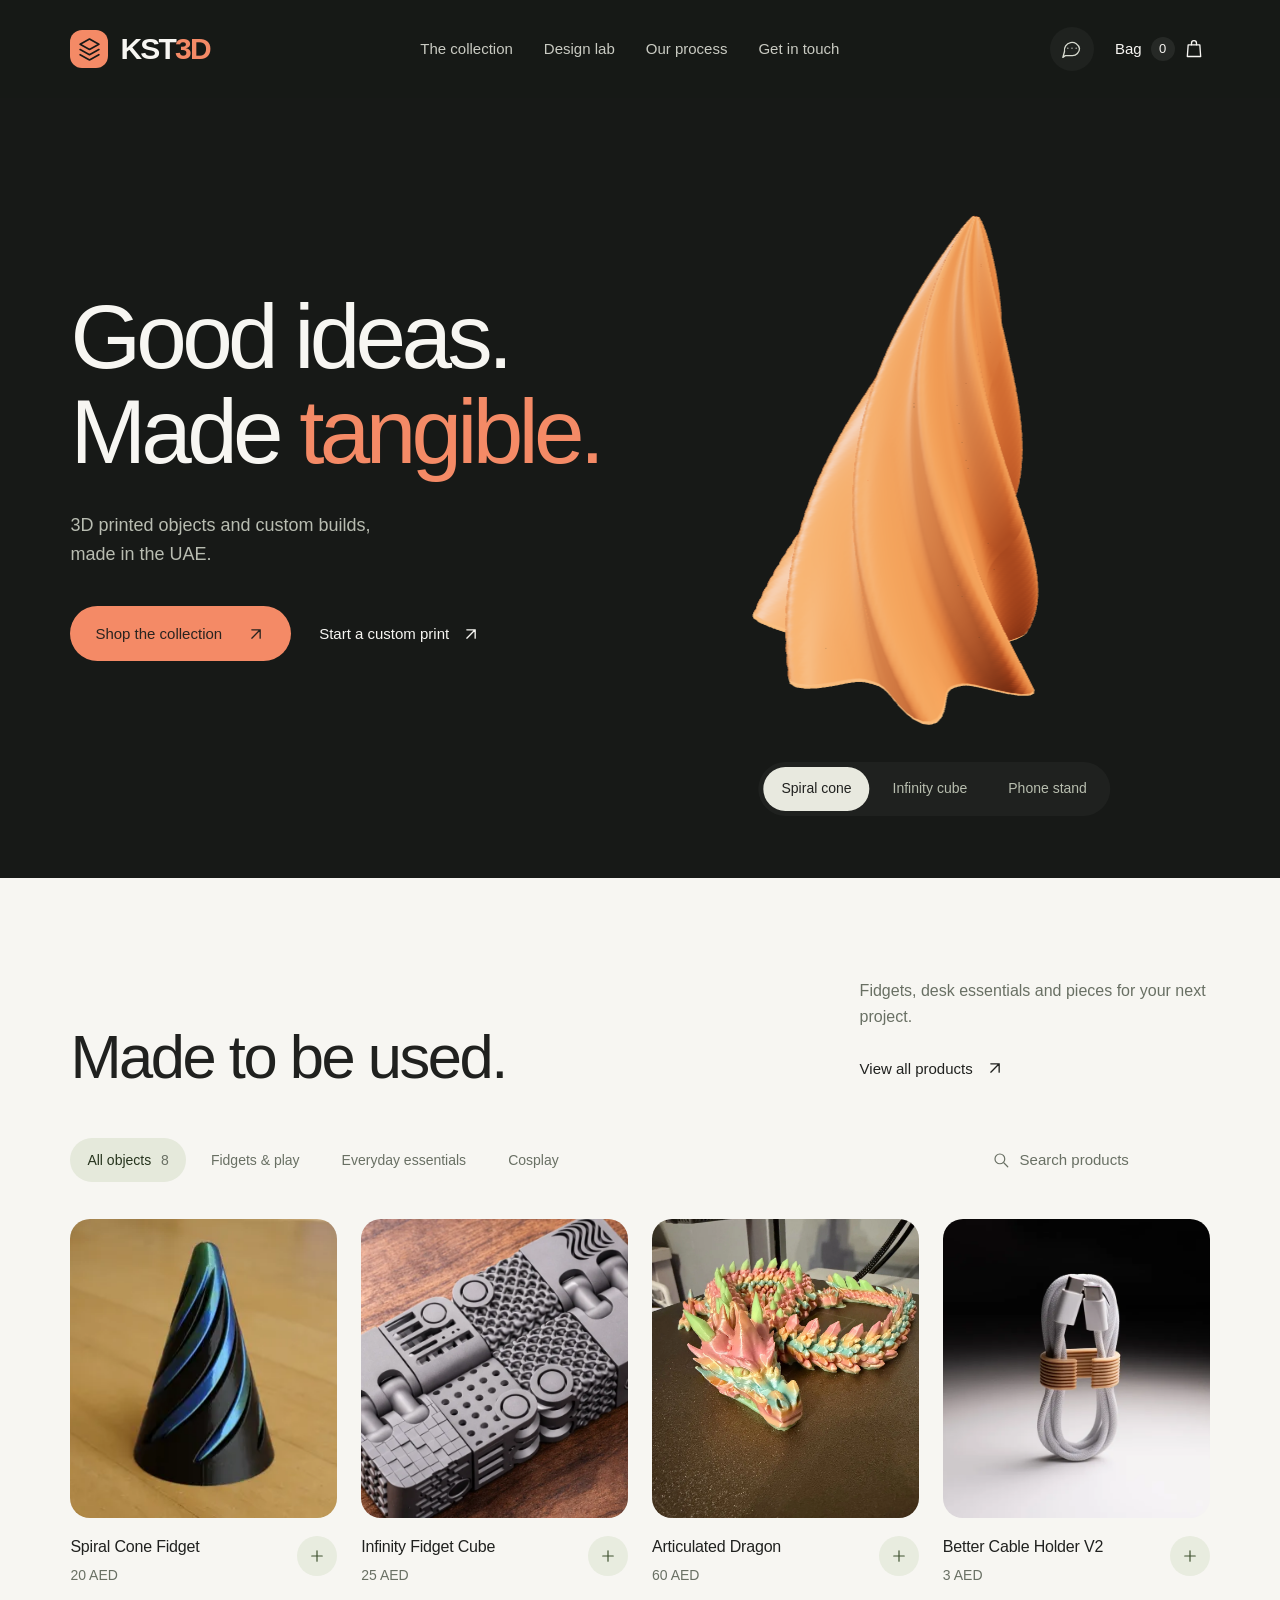
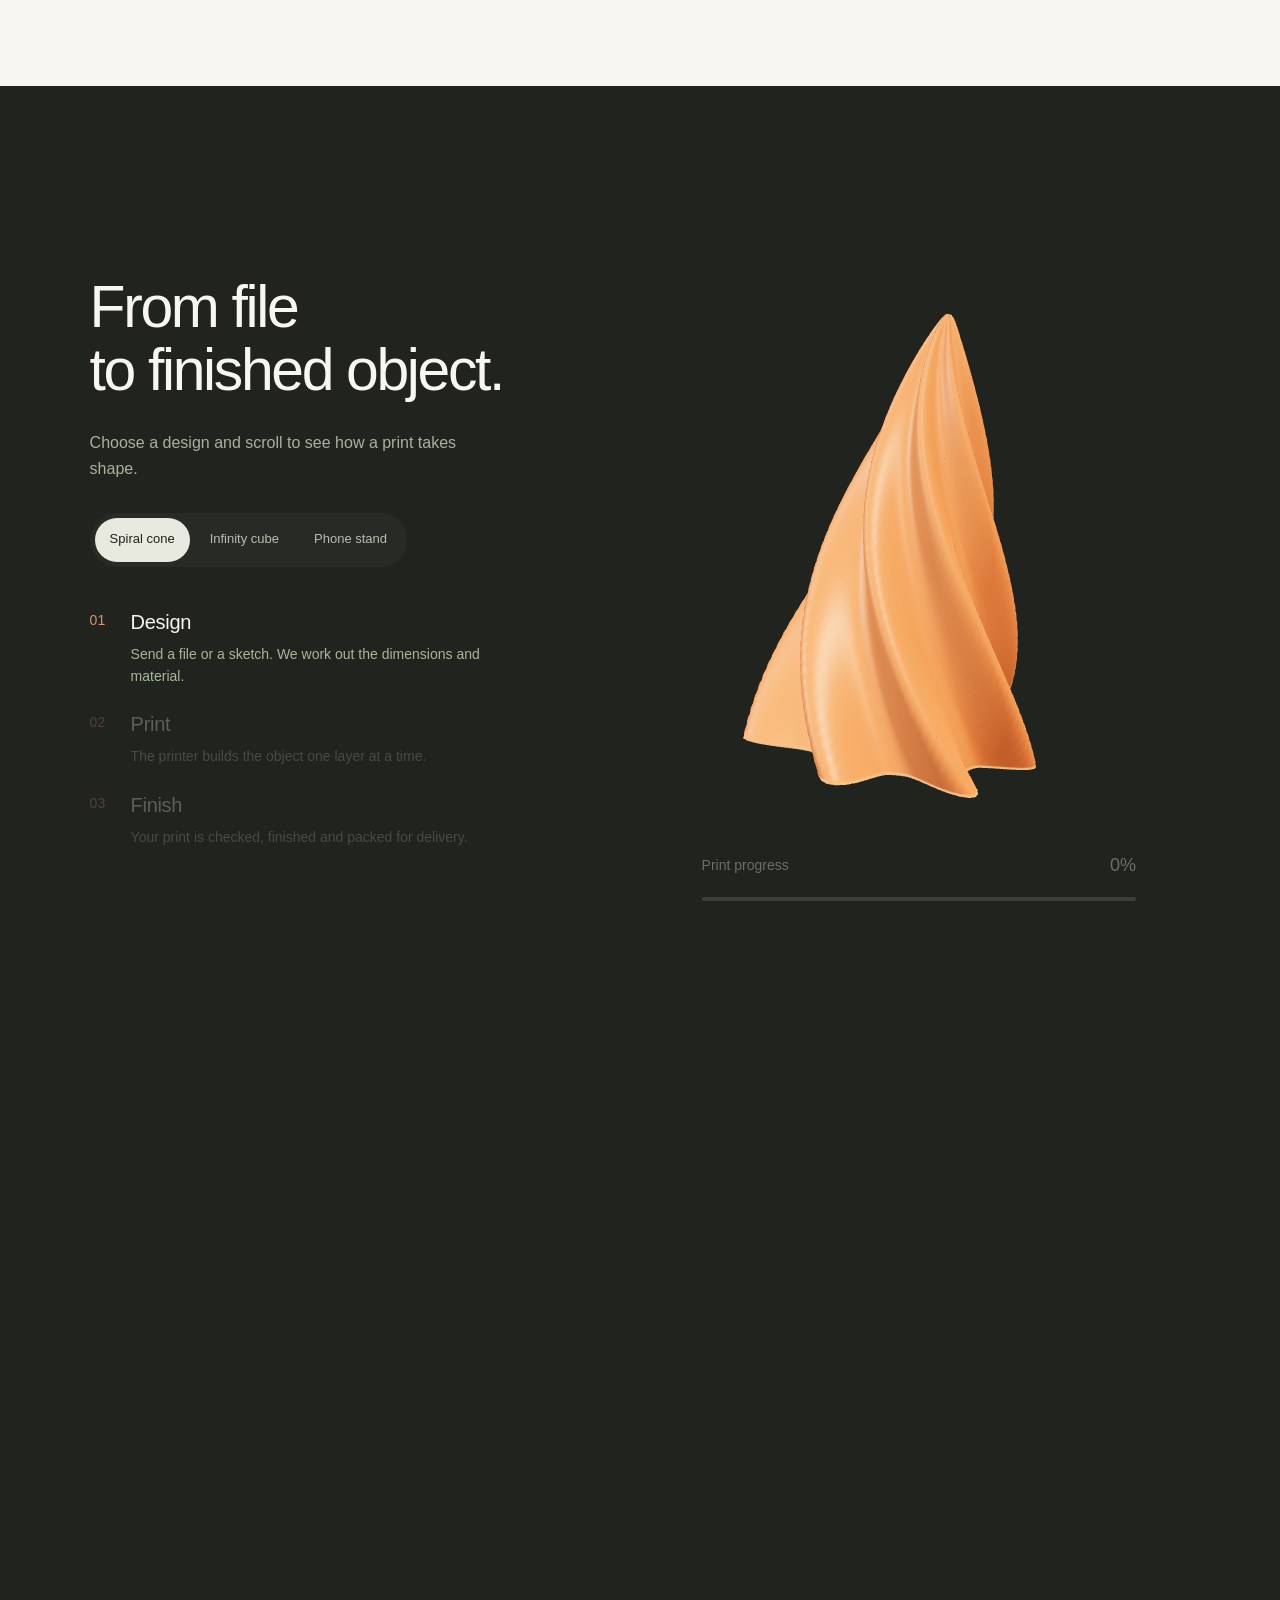
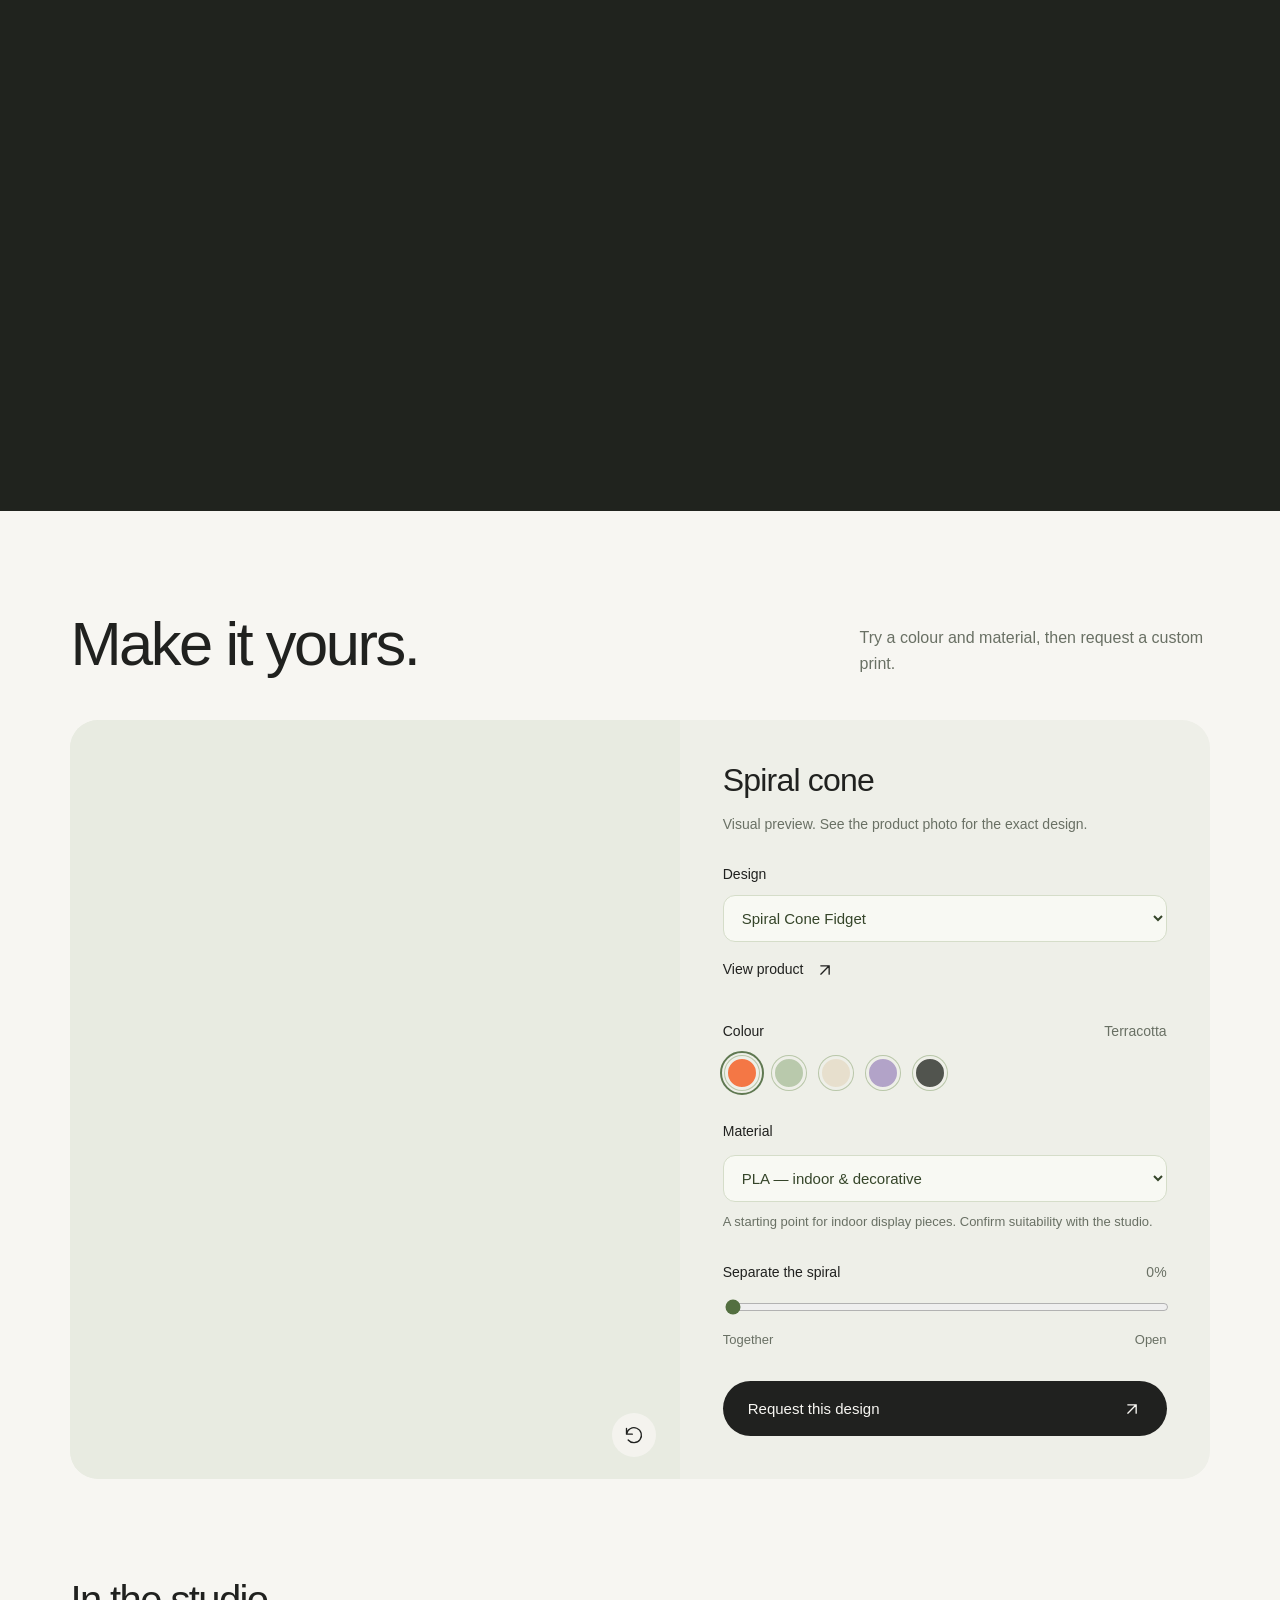
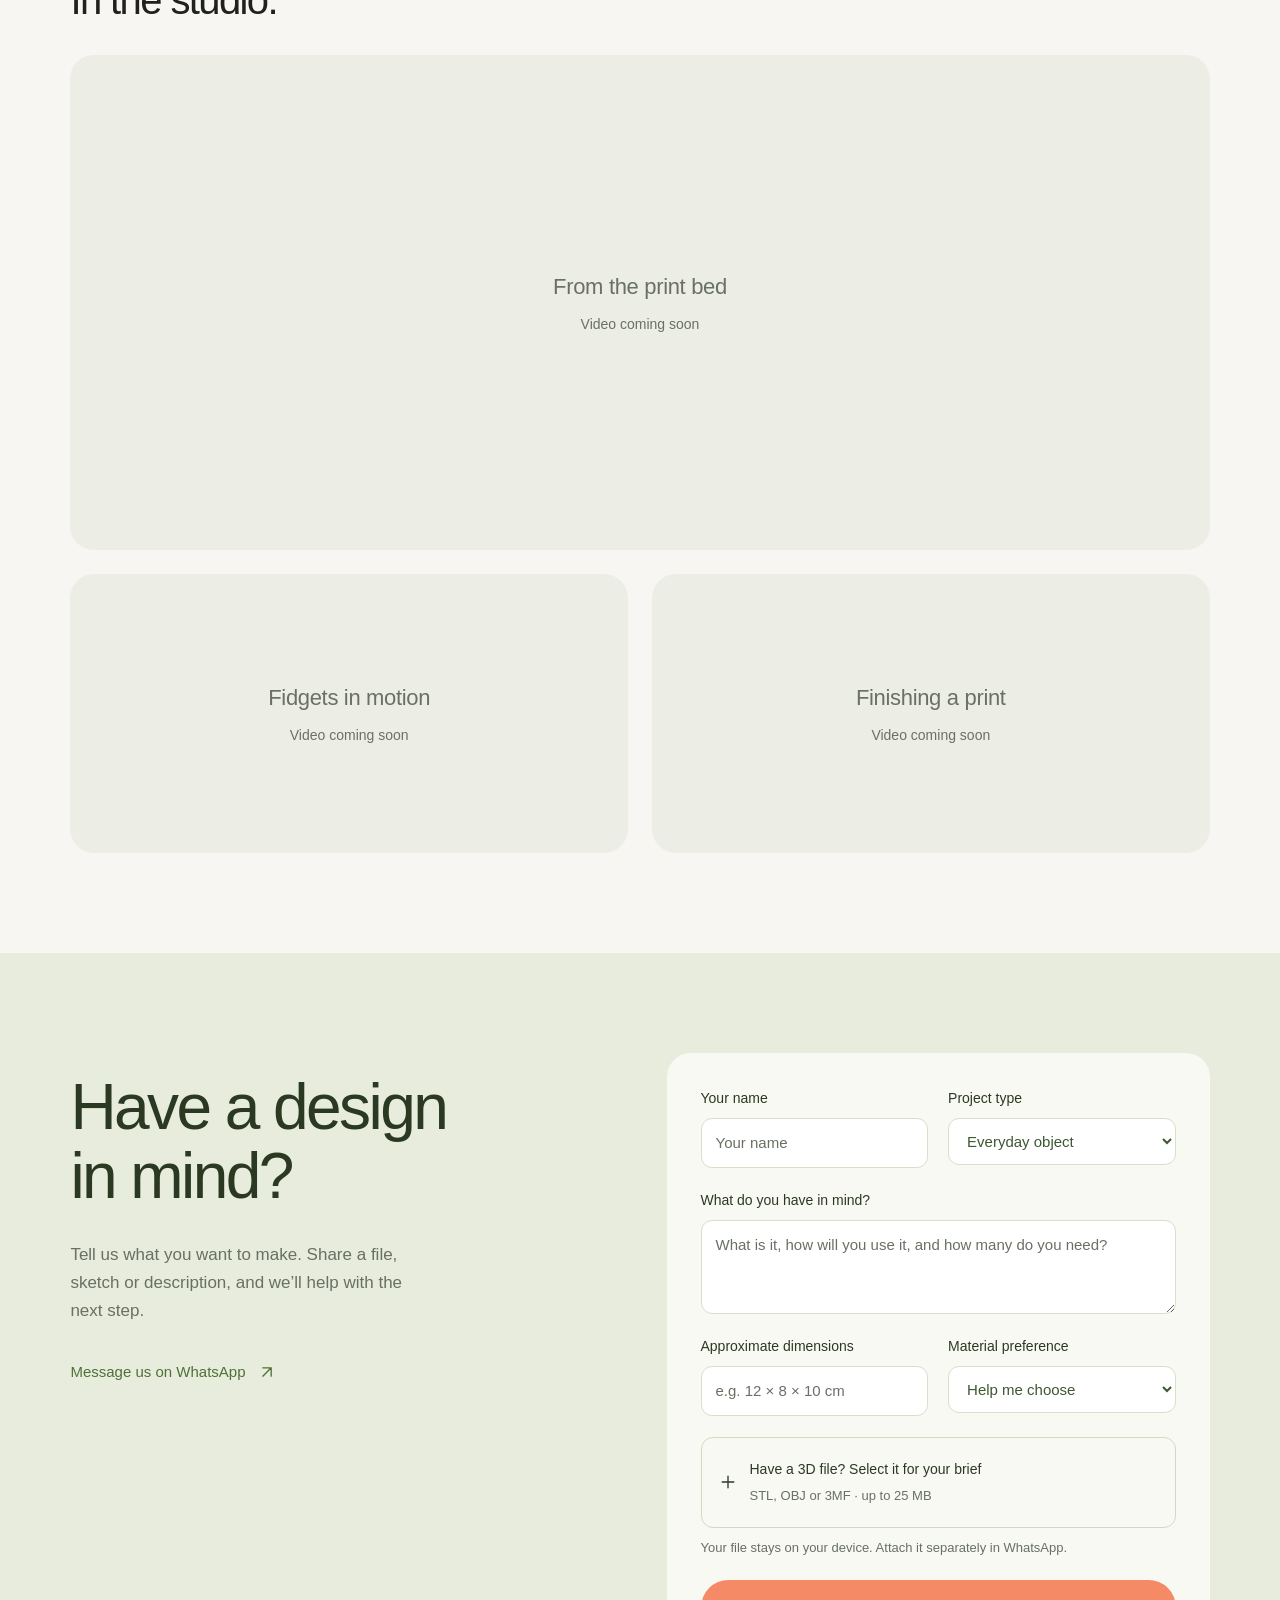
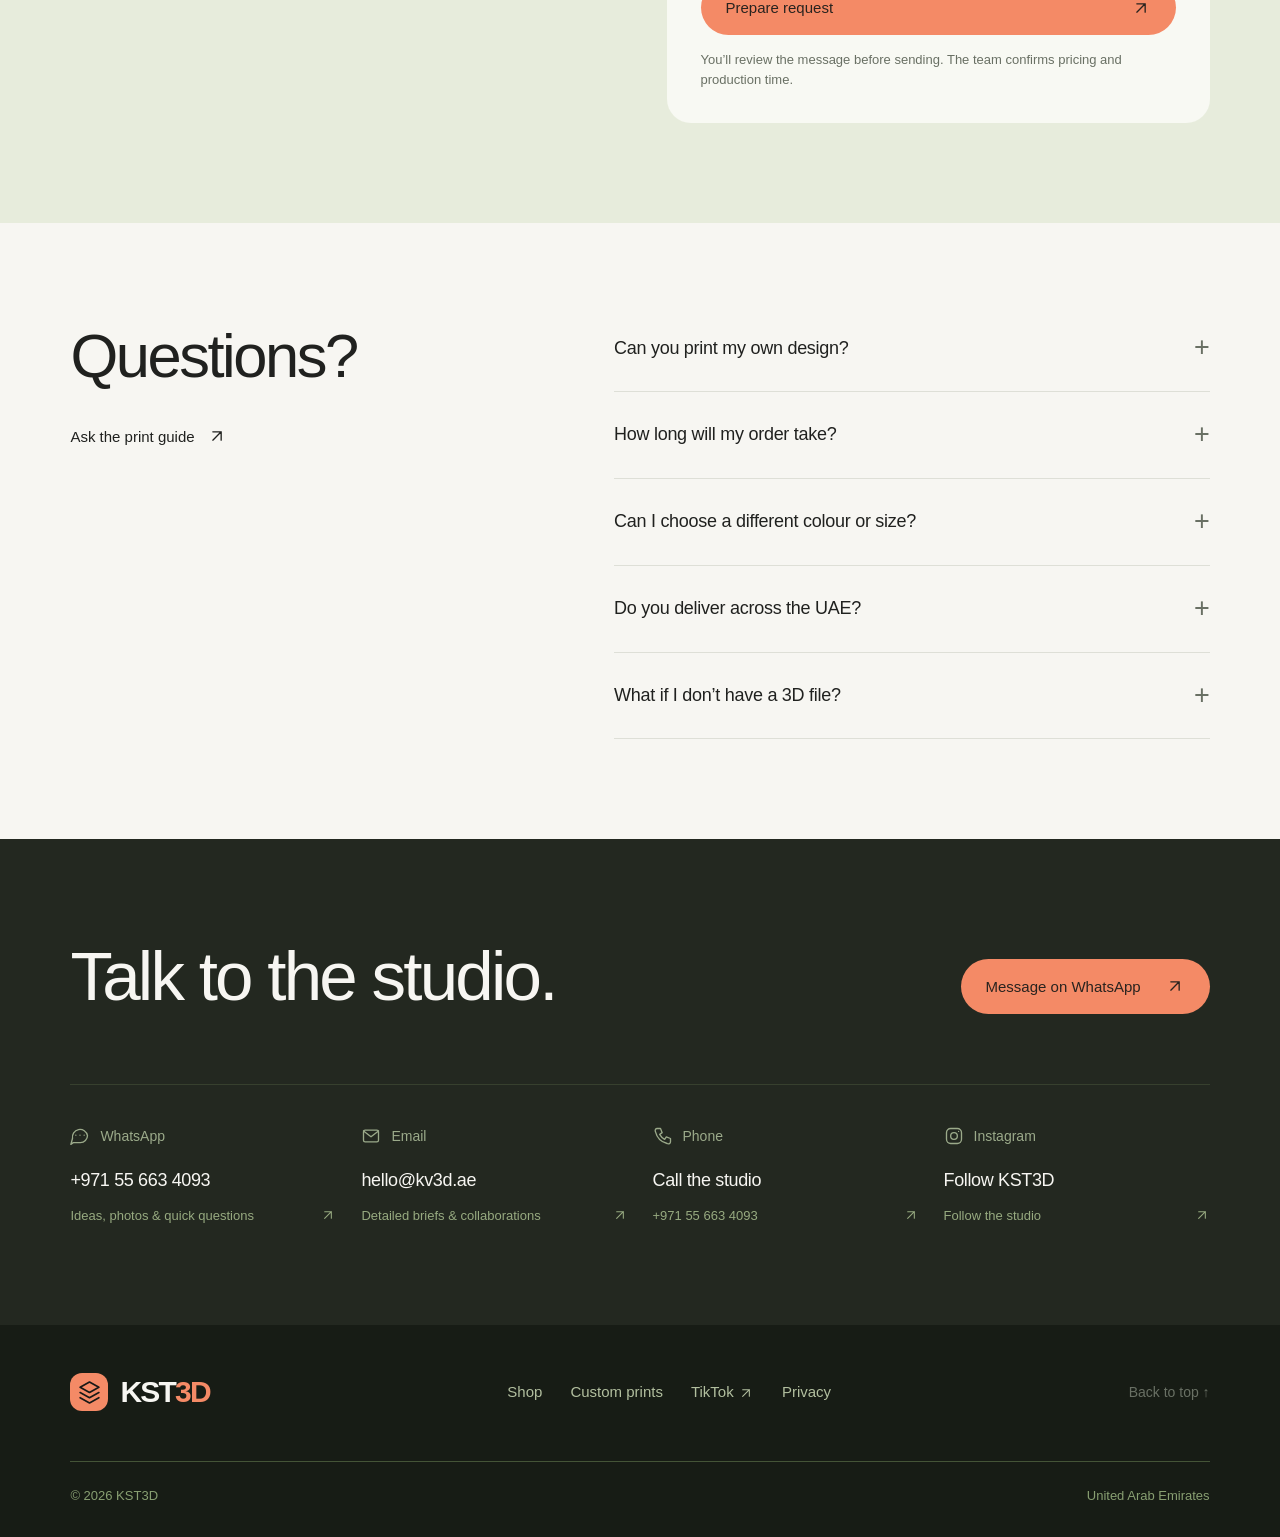
<file: products/better-cable-holder-v2/index.html>
<!doctype html>
<html lang="en">
<head>
<meta charset="UTF-8"><meta name="viewport" content="width=device-width, initial-scale=1">
<meta name="theme-color" content="#171916"><meta name="description" content="Say goodbye to messy cables! 😎 The Better Cable Holder V2 keeps your charging and desk cables neatly organized and easy to grab whenever you need them. Its compact design helps reduce cable clutter while keeping your workspace looking clean and organized. 🖥️🔋">
<title>Better Cable Holder V2 — KST3D</title>
<link rel="preconnect" href="https://cdn.fontshare.com" crossorigin>
<link rel="icon" href="/favicon.svg" type="image/svg+xml">


  <script type="module" crossorigin src="/assets/studio.6aa205ae5d34.js"></script>
  <link rel="stylesheet" crossorigin href="/assets/index.a7d0ceed3031.css">
</head><body><div id="app"></div></body>
</html>
</file>
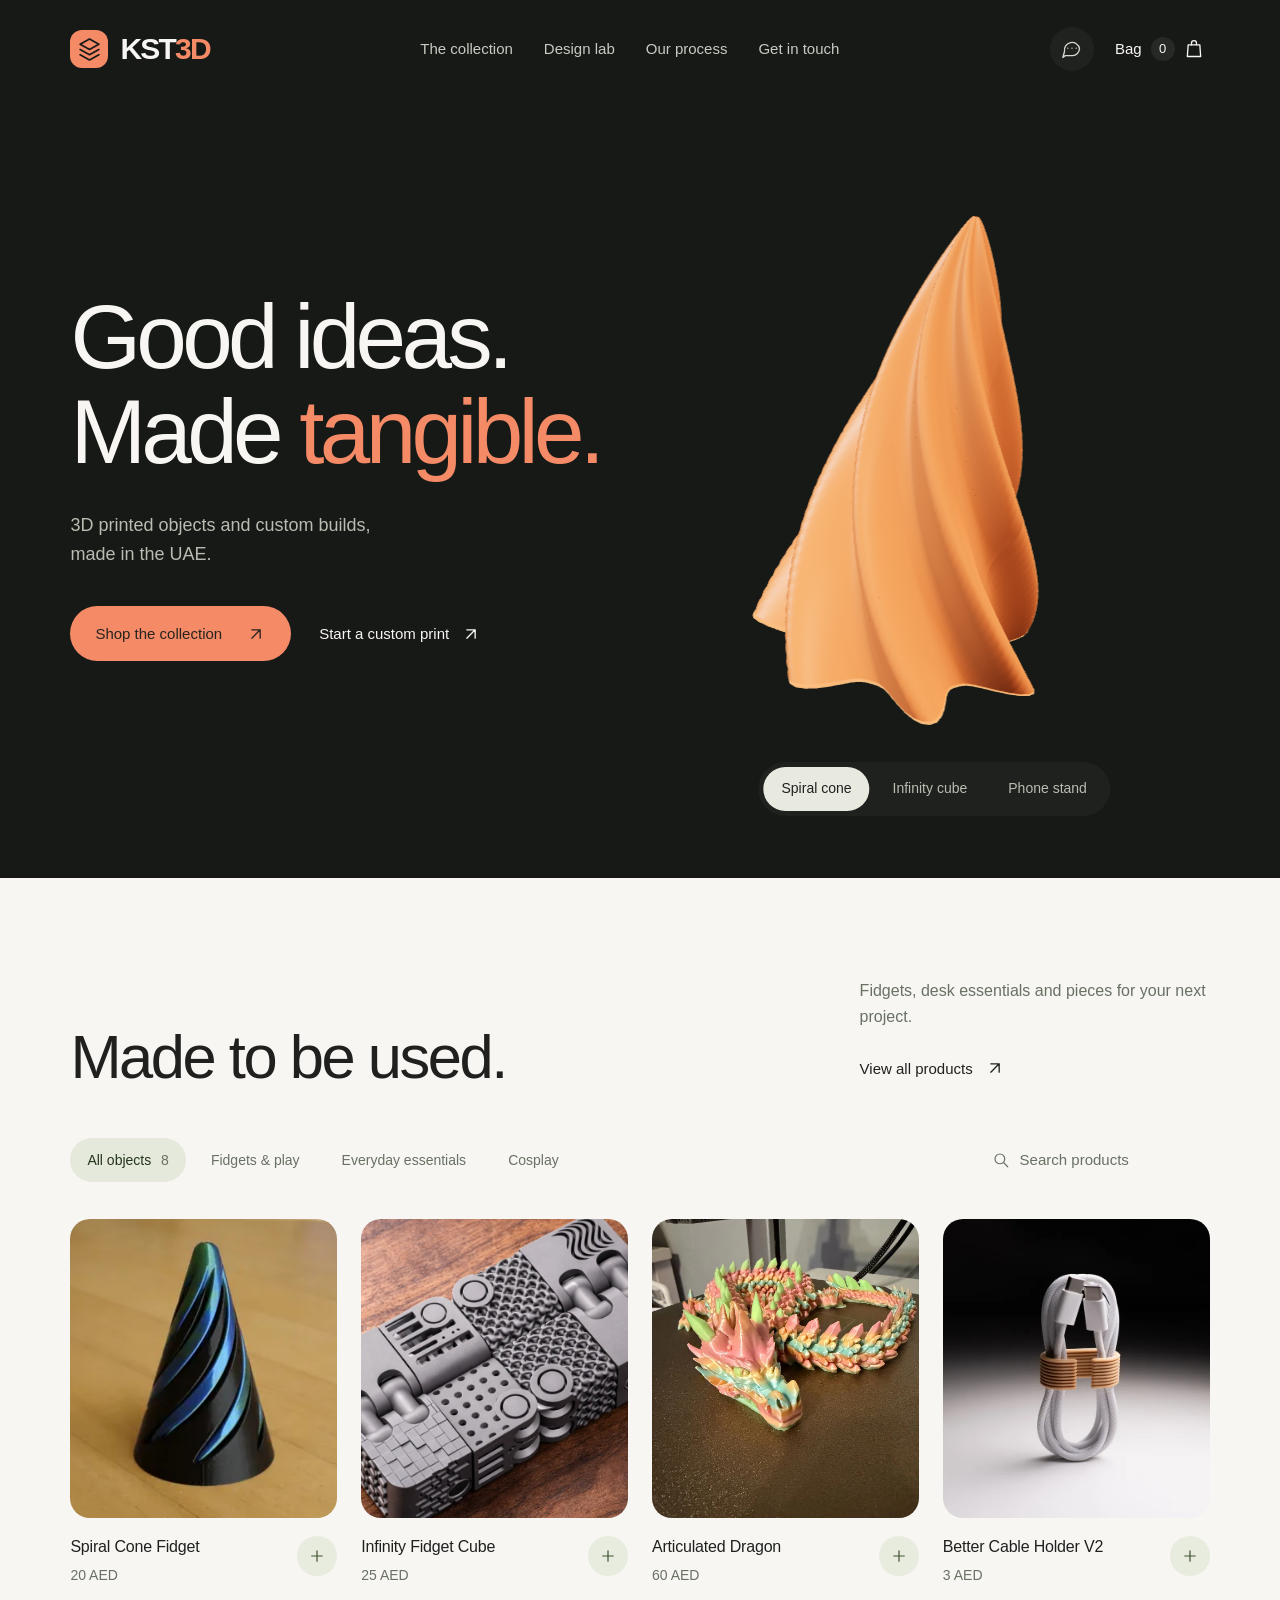
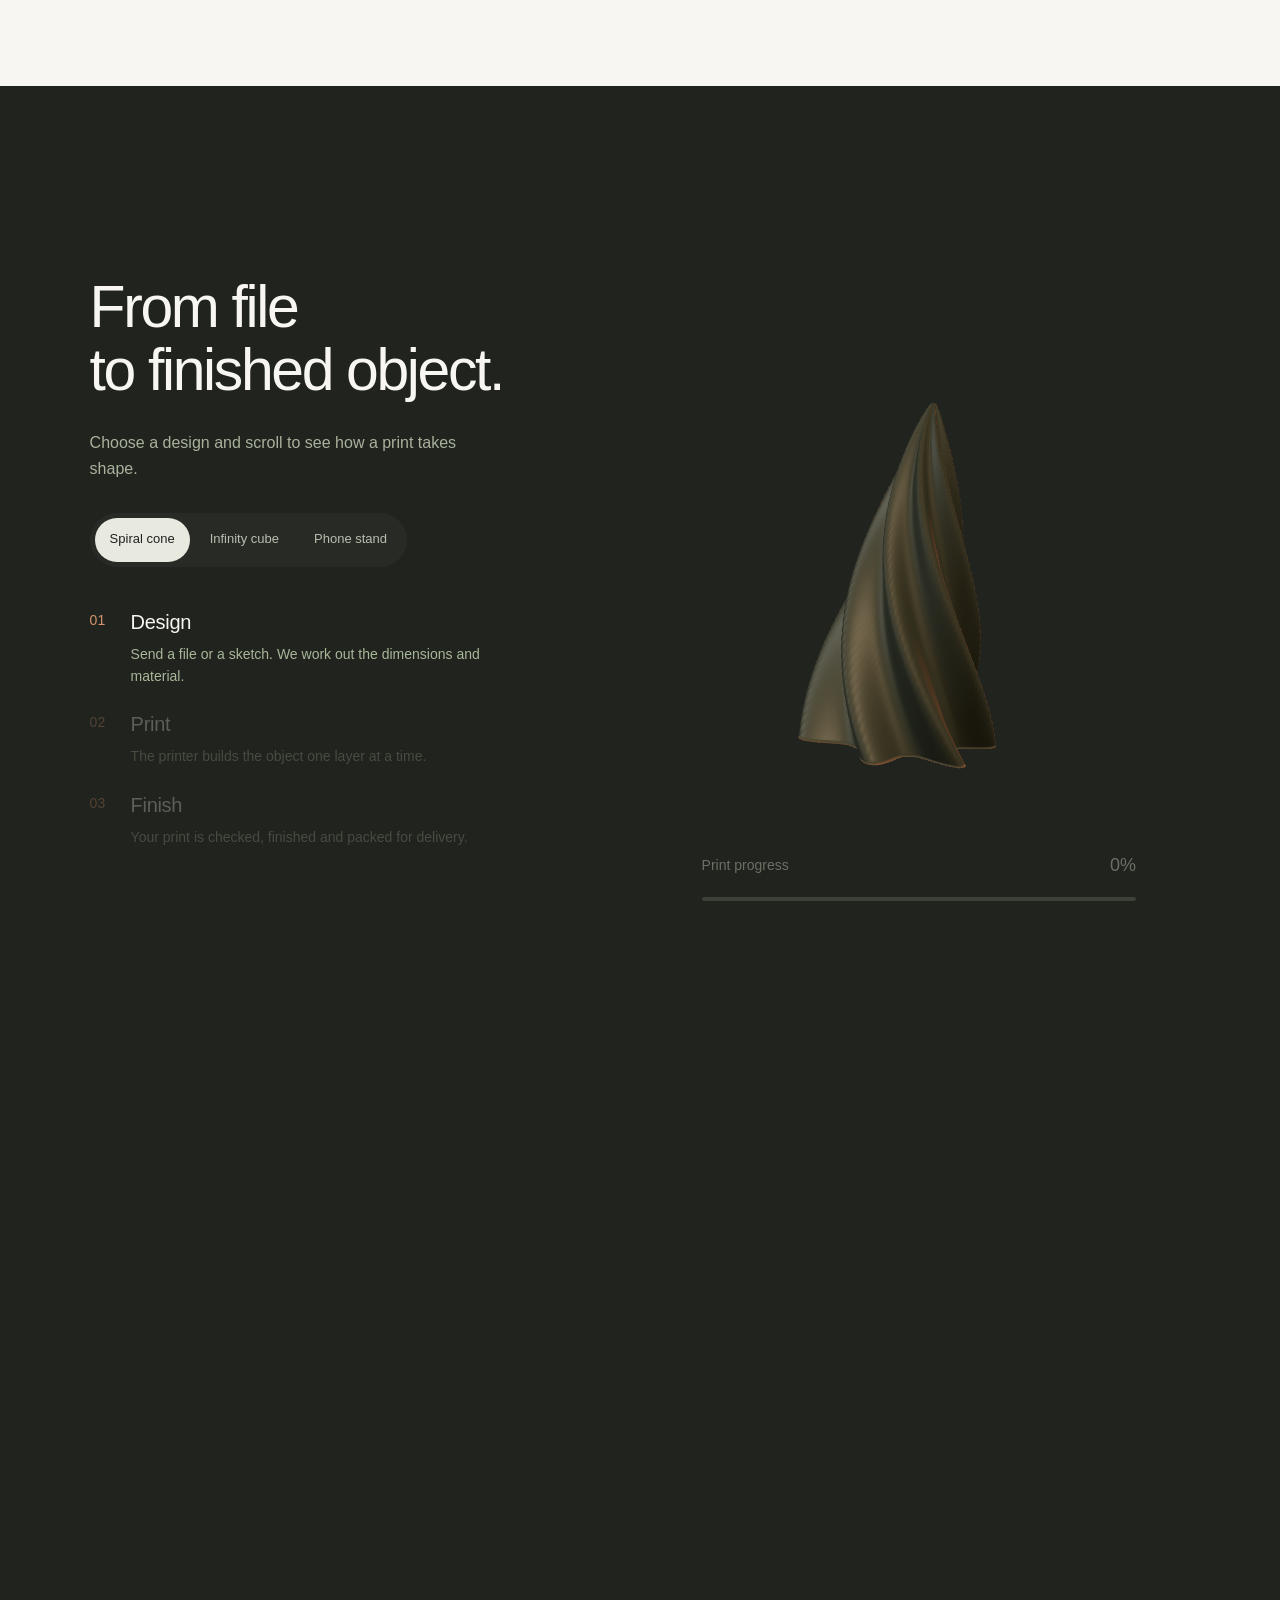
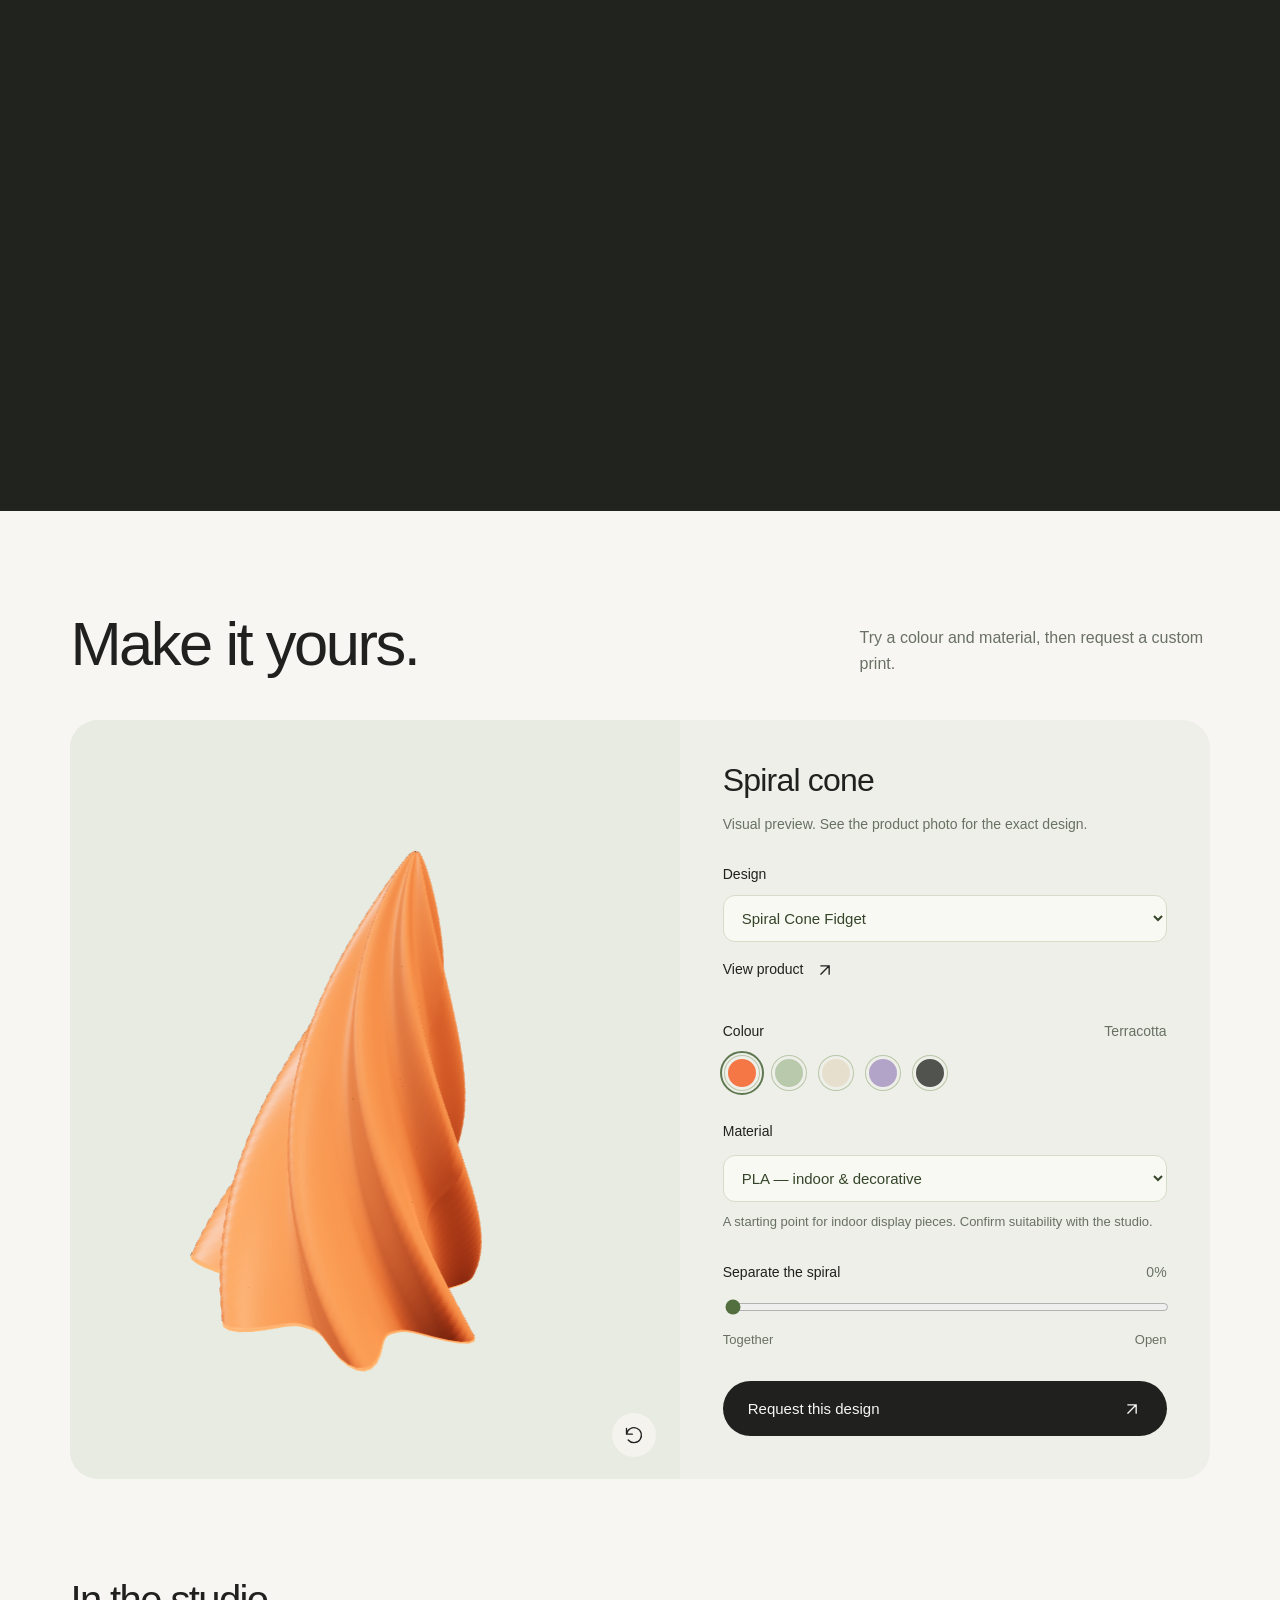
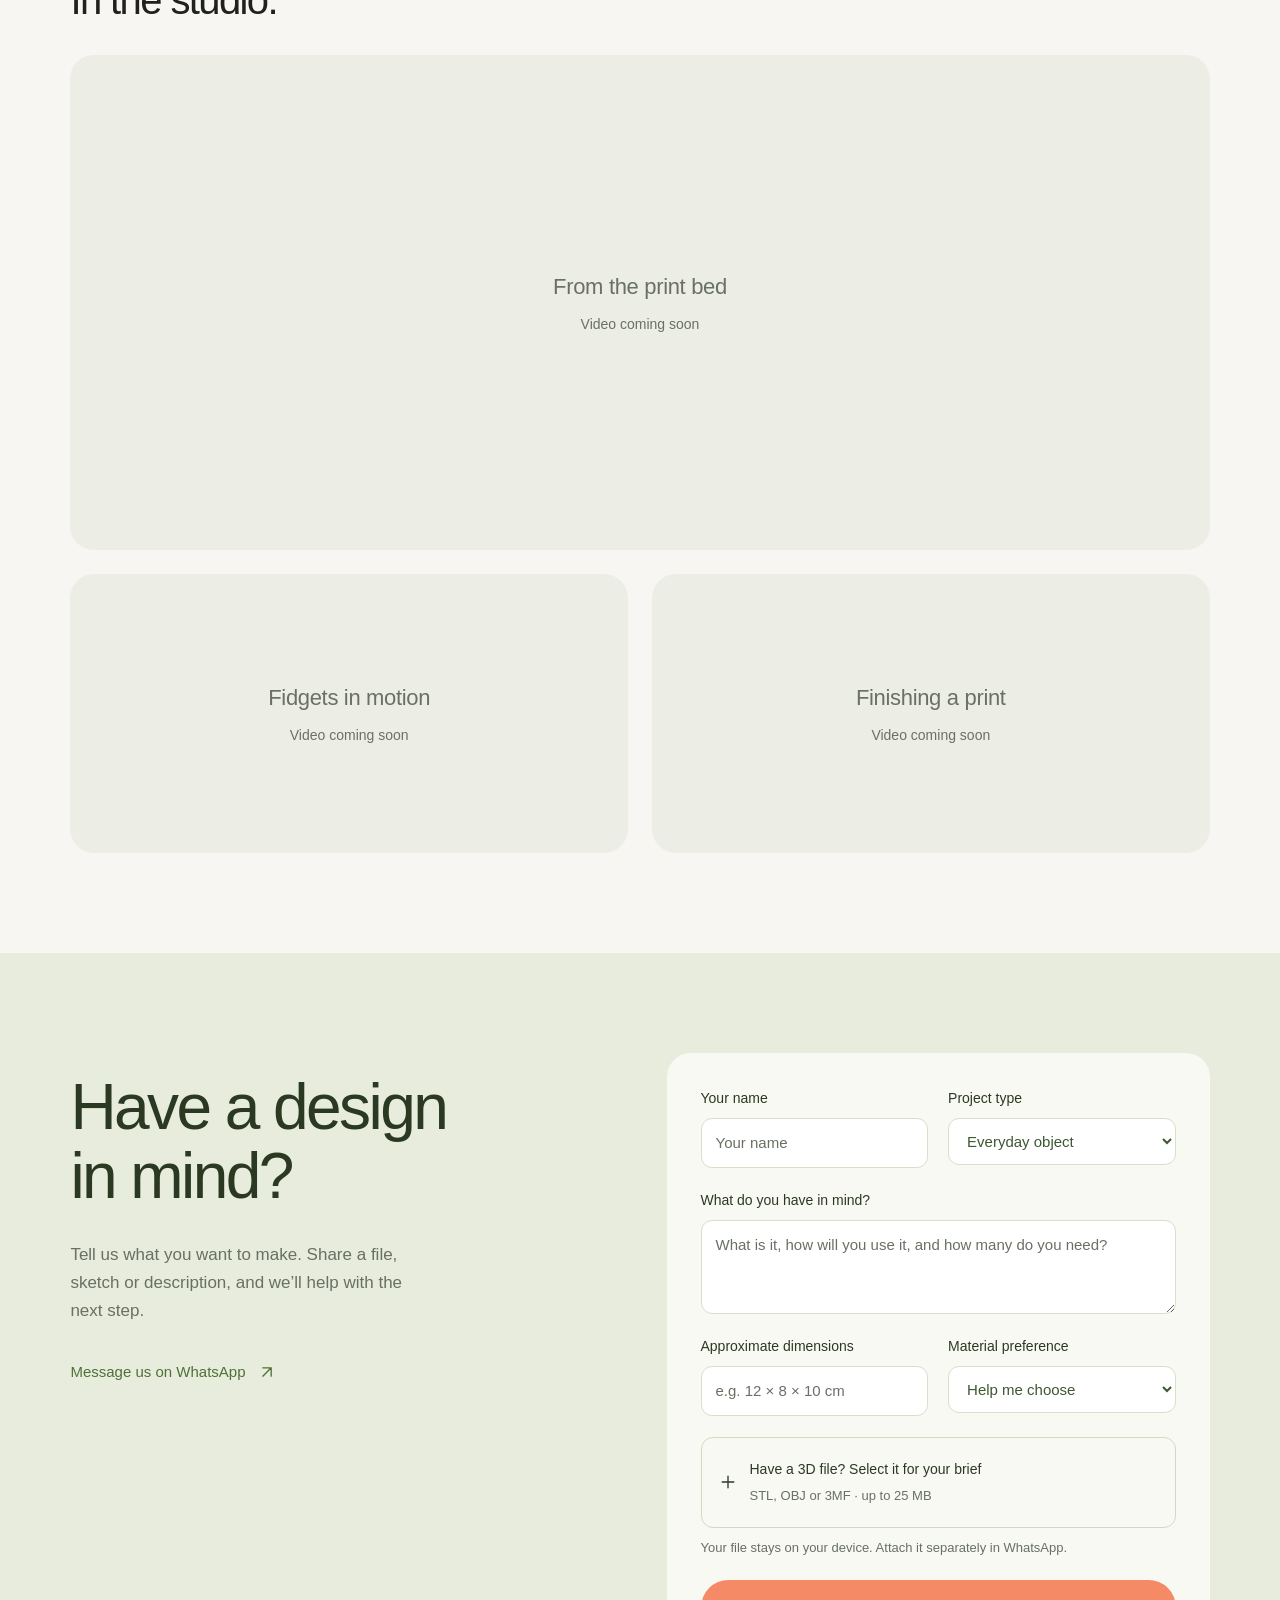
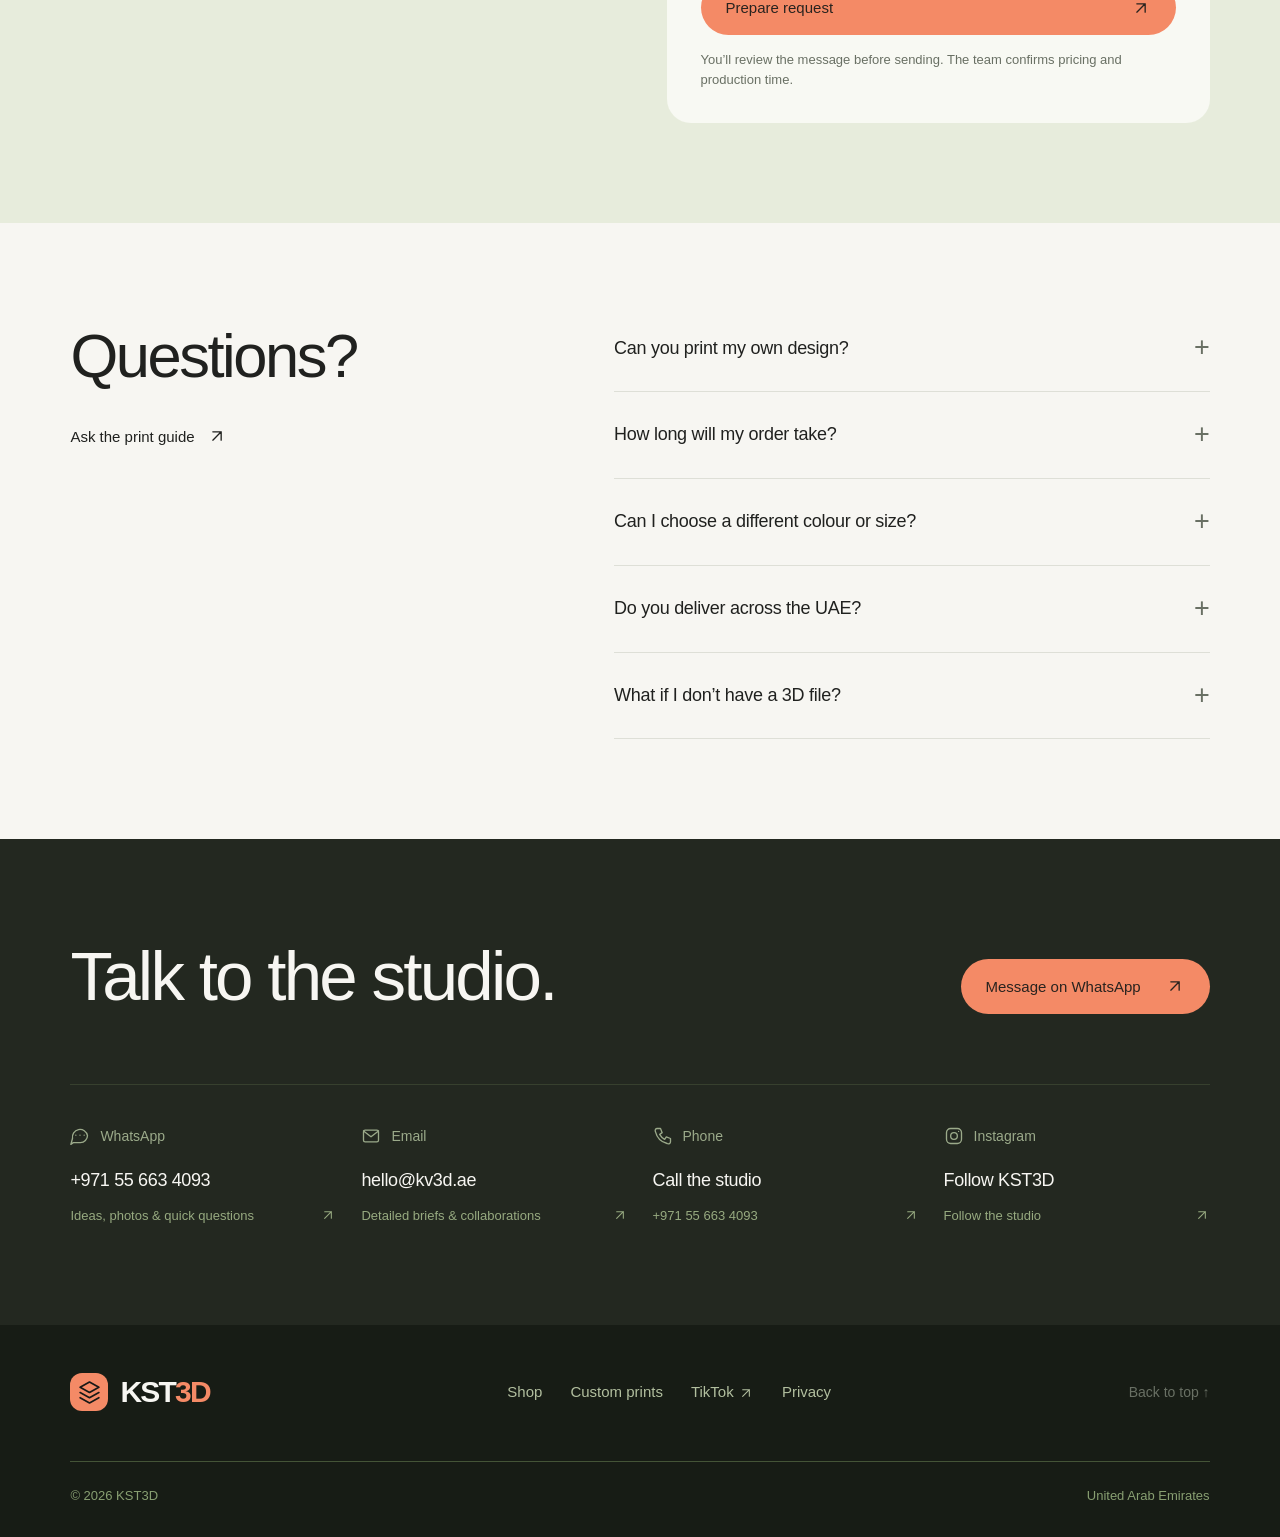
<file: products/infinity-fidget-cube/index.html>
<!doctype html>
<html lang="en">
<head>
<meta charset="UTF-8"><meta name="viewport" content="width=device-width, initial-scale=1">
<meta name="theme-color" content="#171916"><meta name="description" content="A compact fidget cube inspired by the infinity concept. ♾️ Designed for repetitive movement and hands-on interaction, making it a fun addition to your desk, backpack, or collection.">
<title>Infinity Fidget Cube — KST3D</title>
<link rel="preconnect" href="https://cdn.fontshare.com" crossorigin>
<link rel="icon" href="/favicon.svg" type="image/svg+xml">


  <script type="module" crossorigin src="/assets/studio.6aa205ae5d34.js"></script>
  <link rel="stylesheet" crossorigin href="/assets/index.a7d0ceed3031.css">
</head><body><div id="app"></div></body>
</html>
</file>
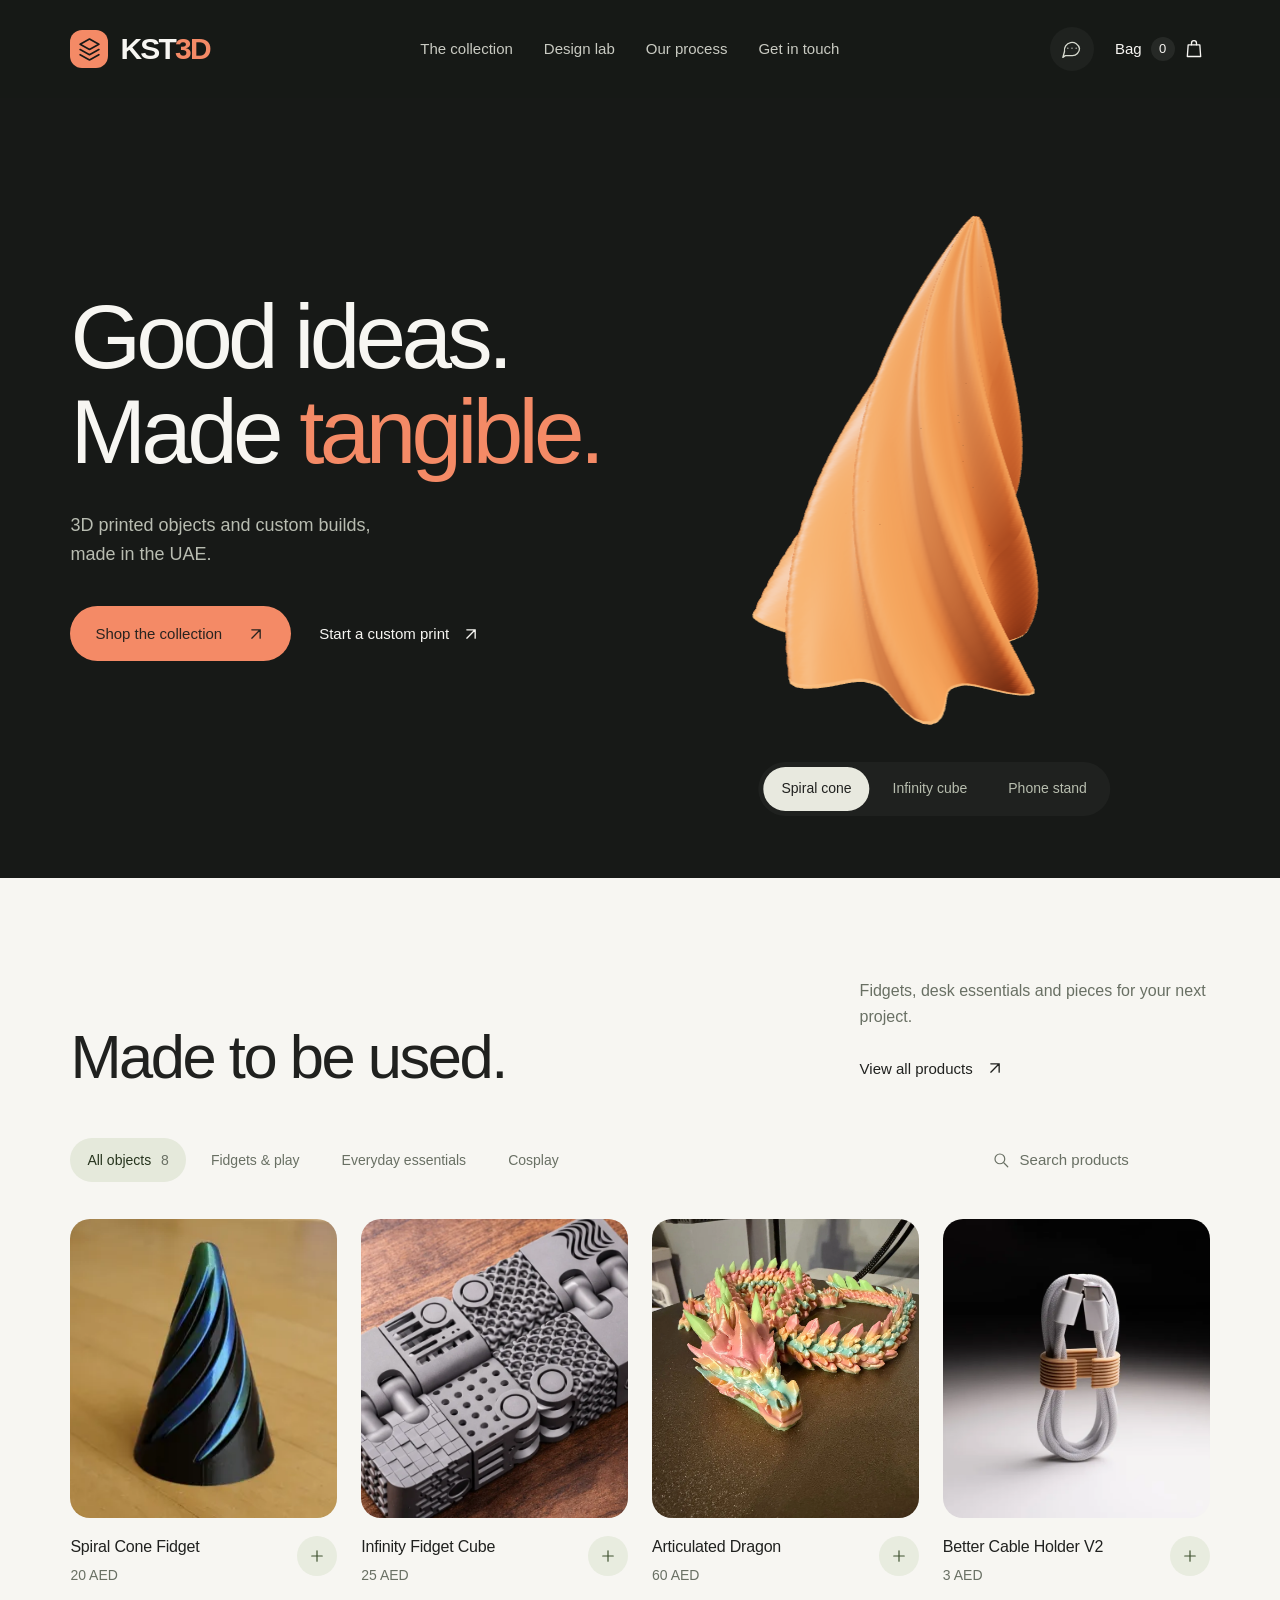
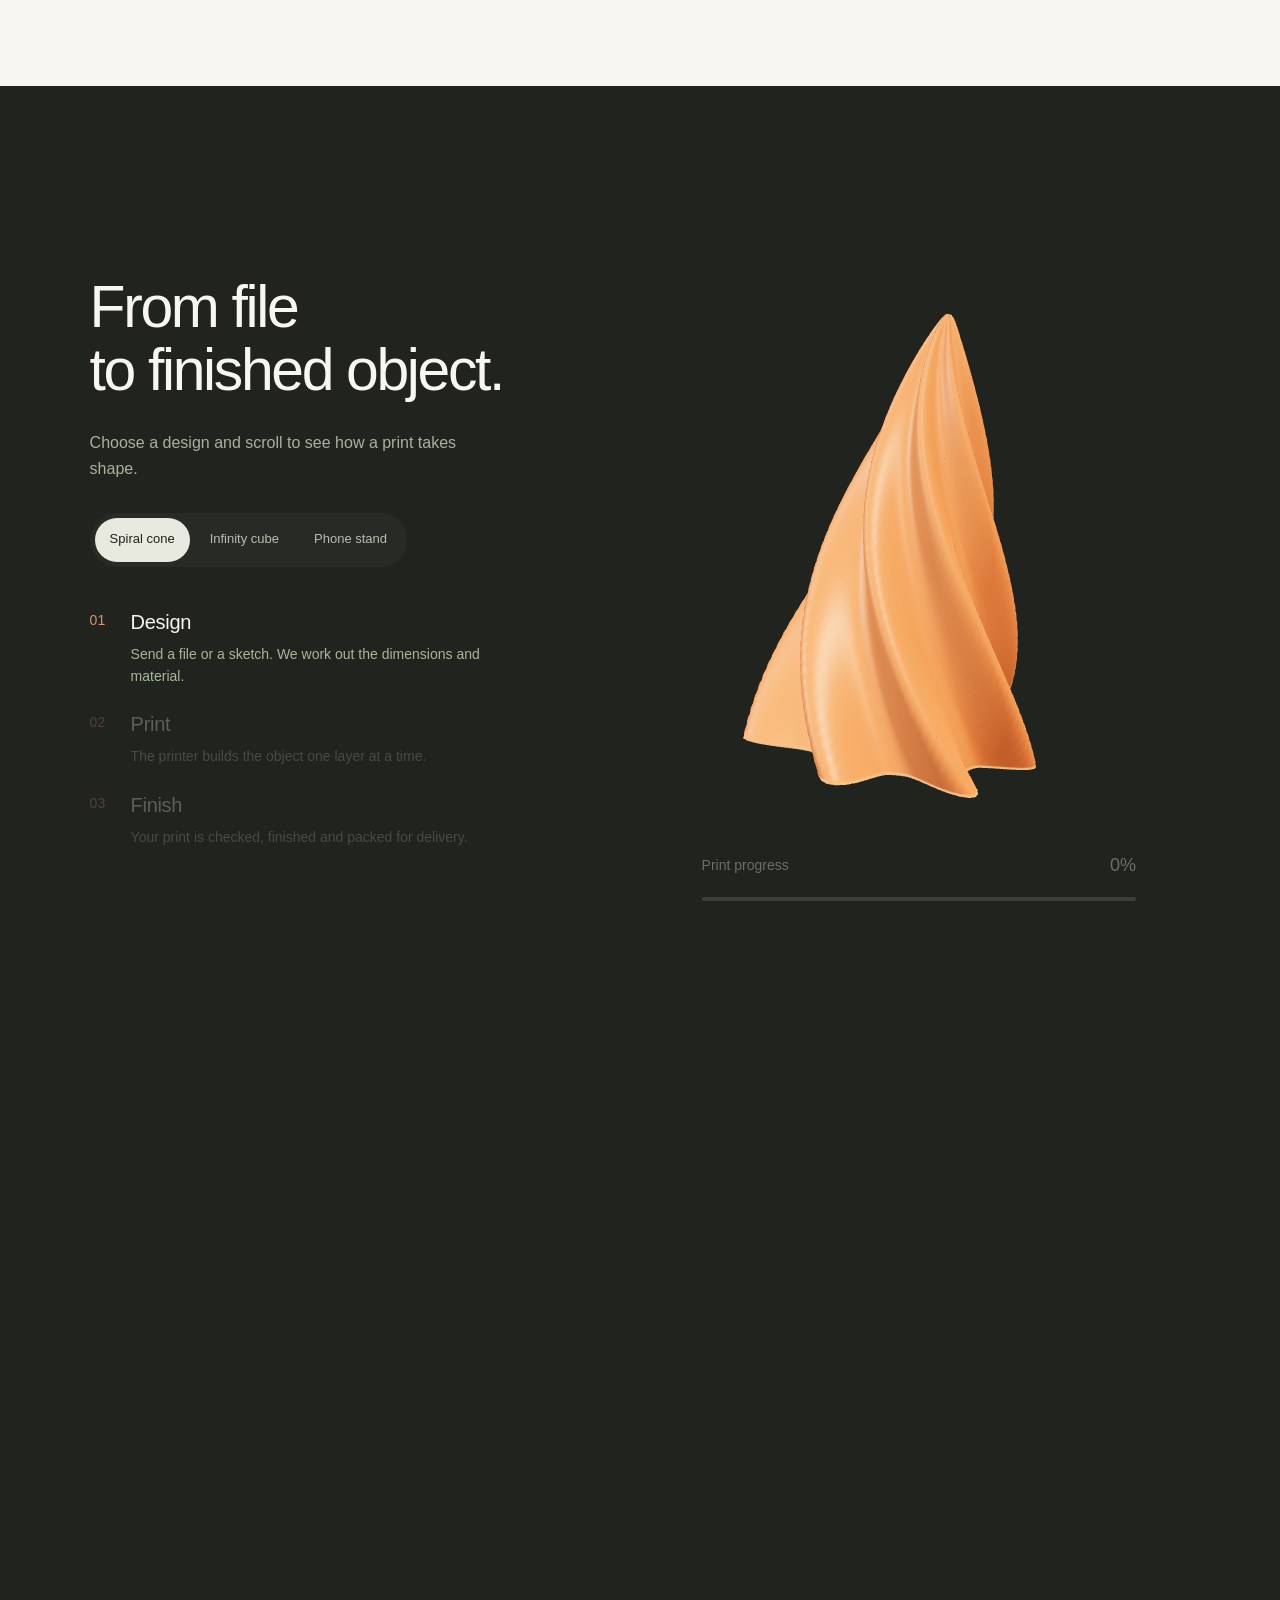
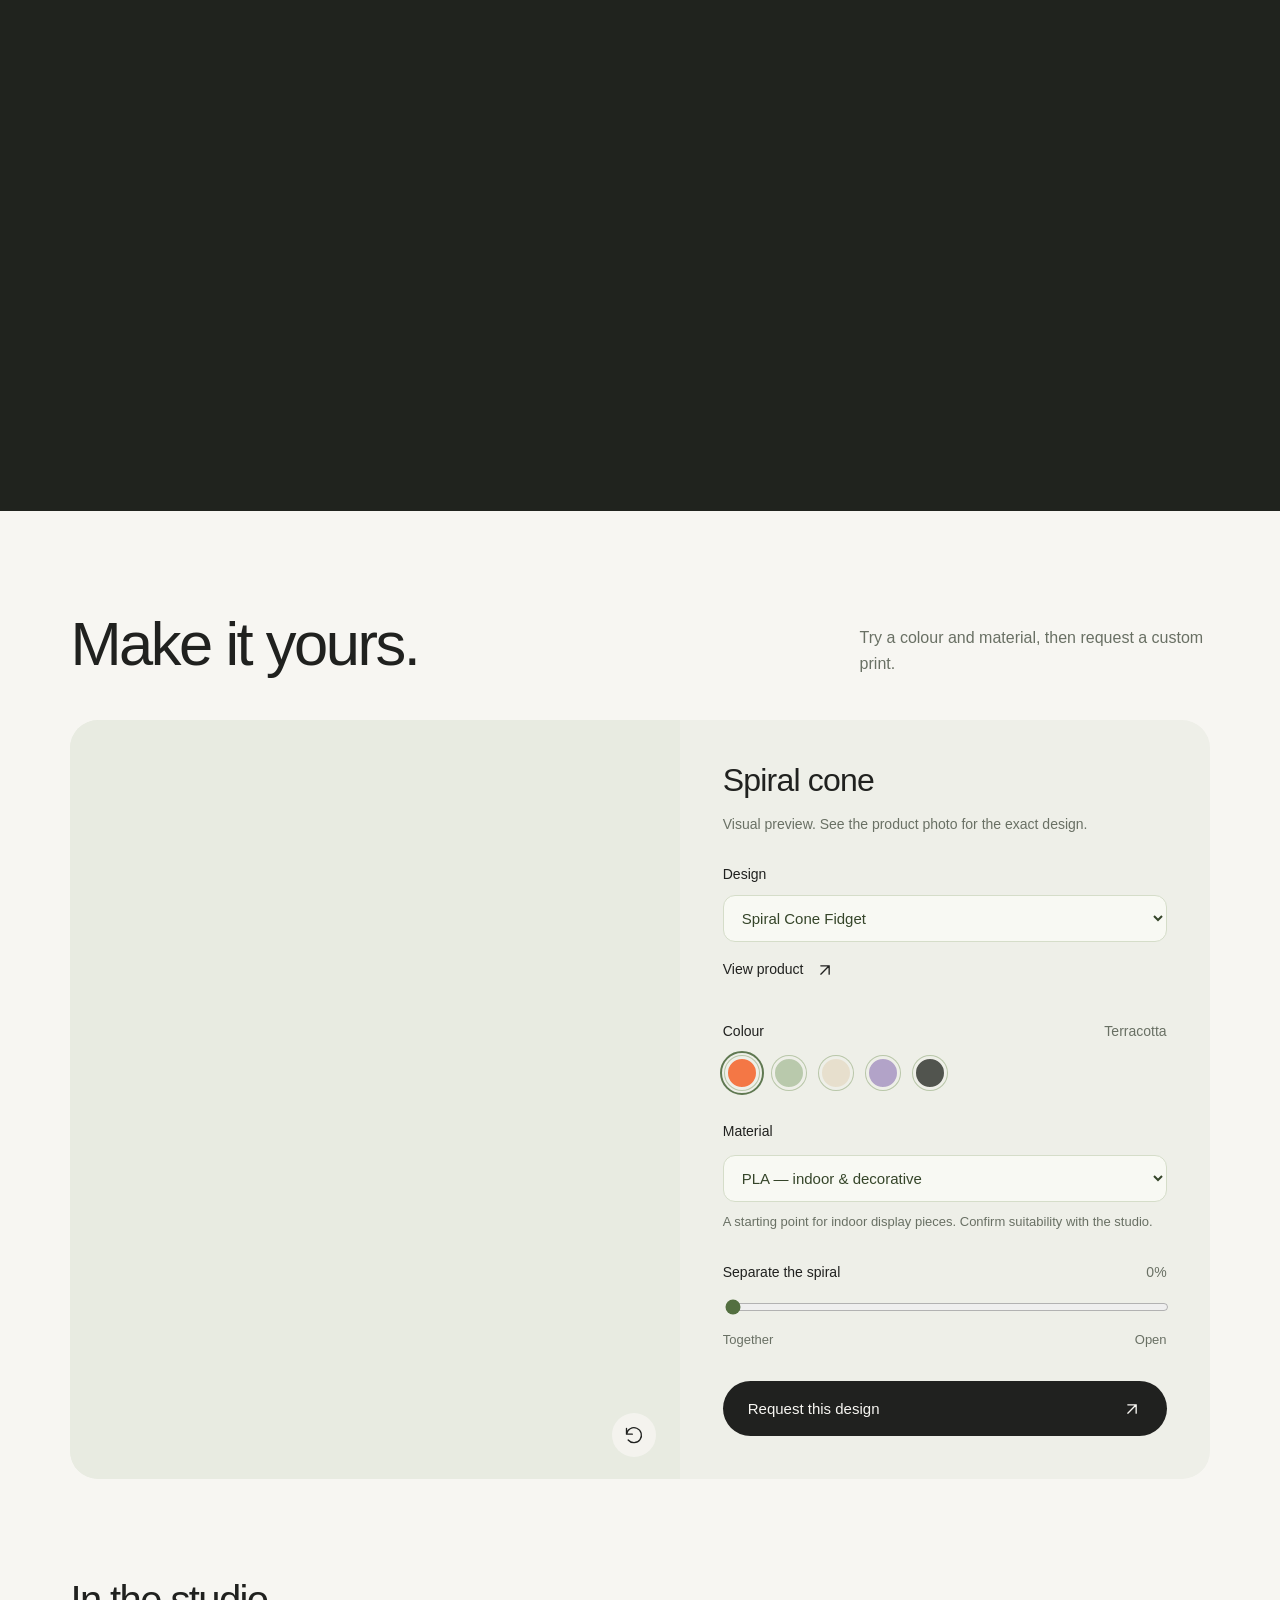
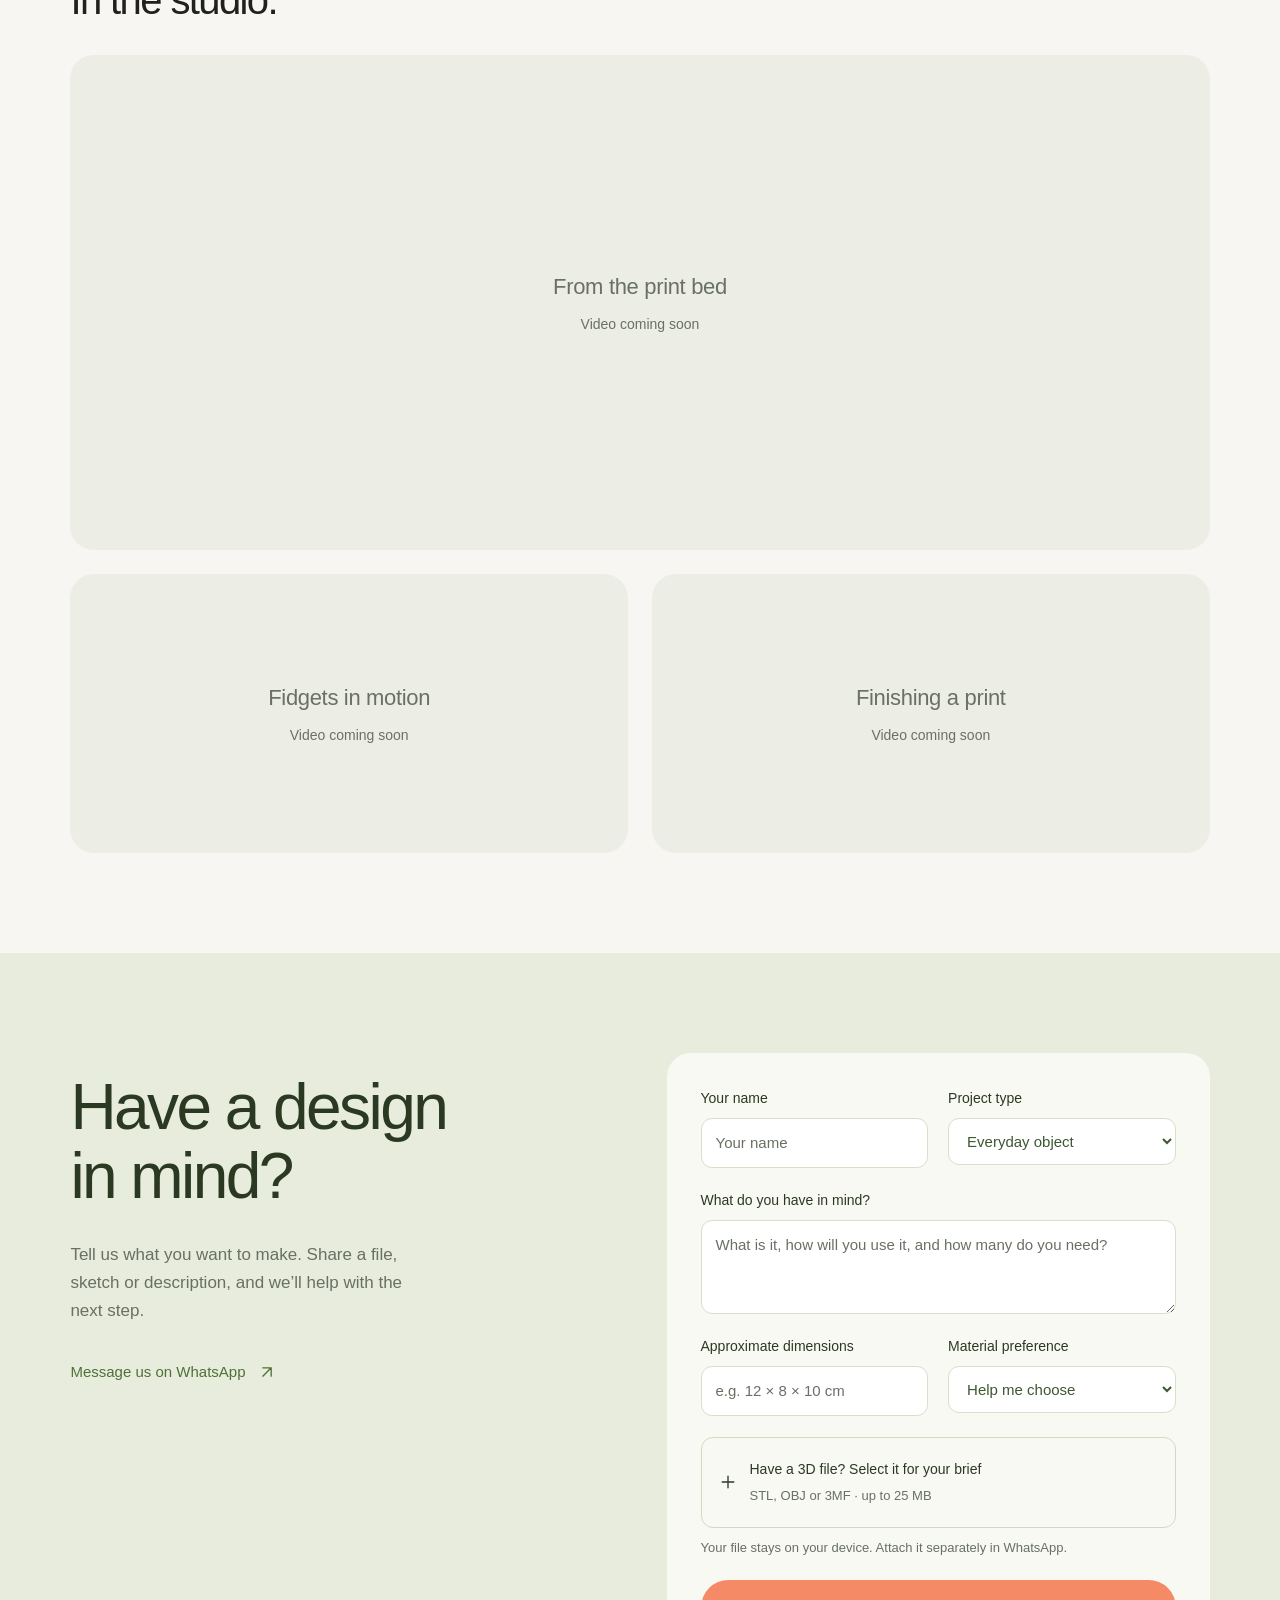
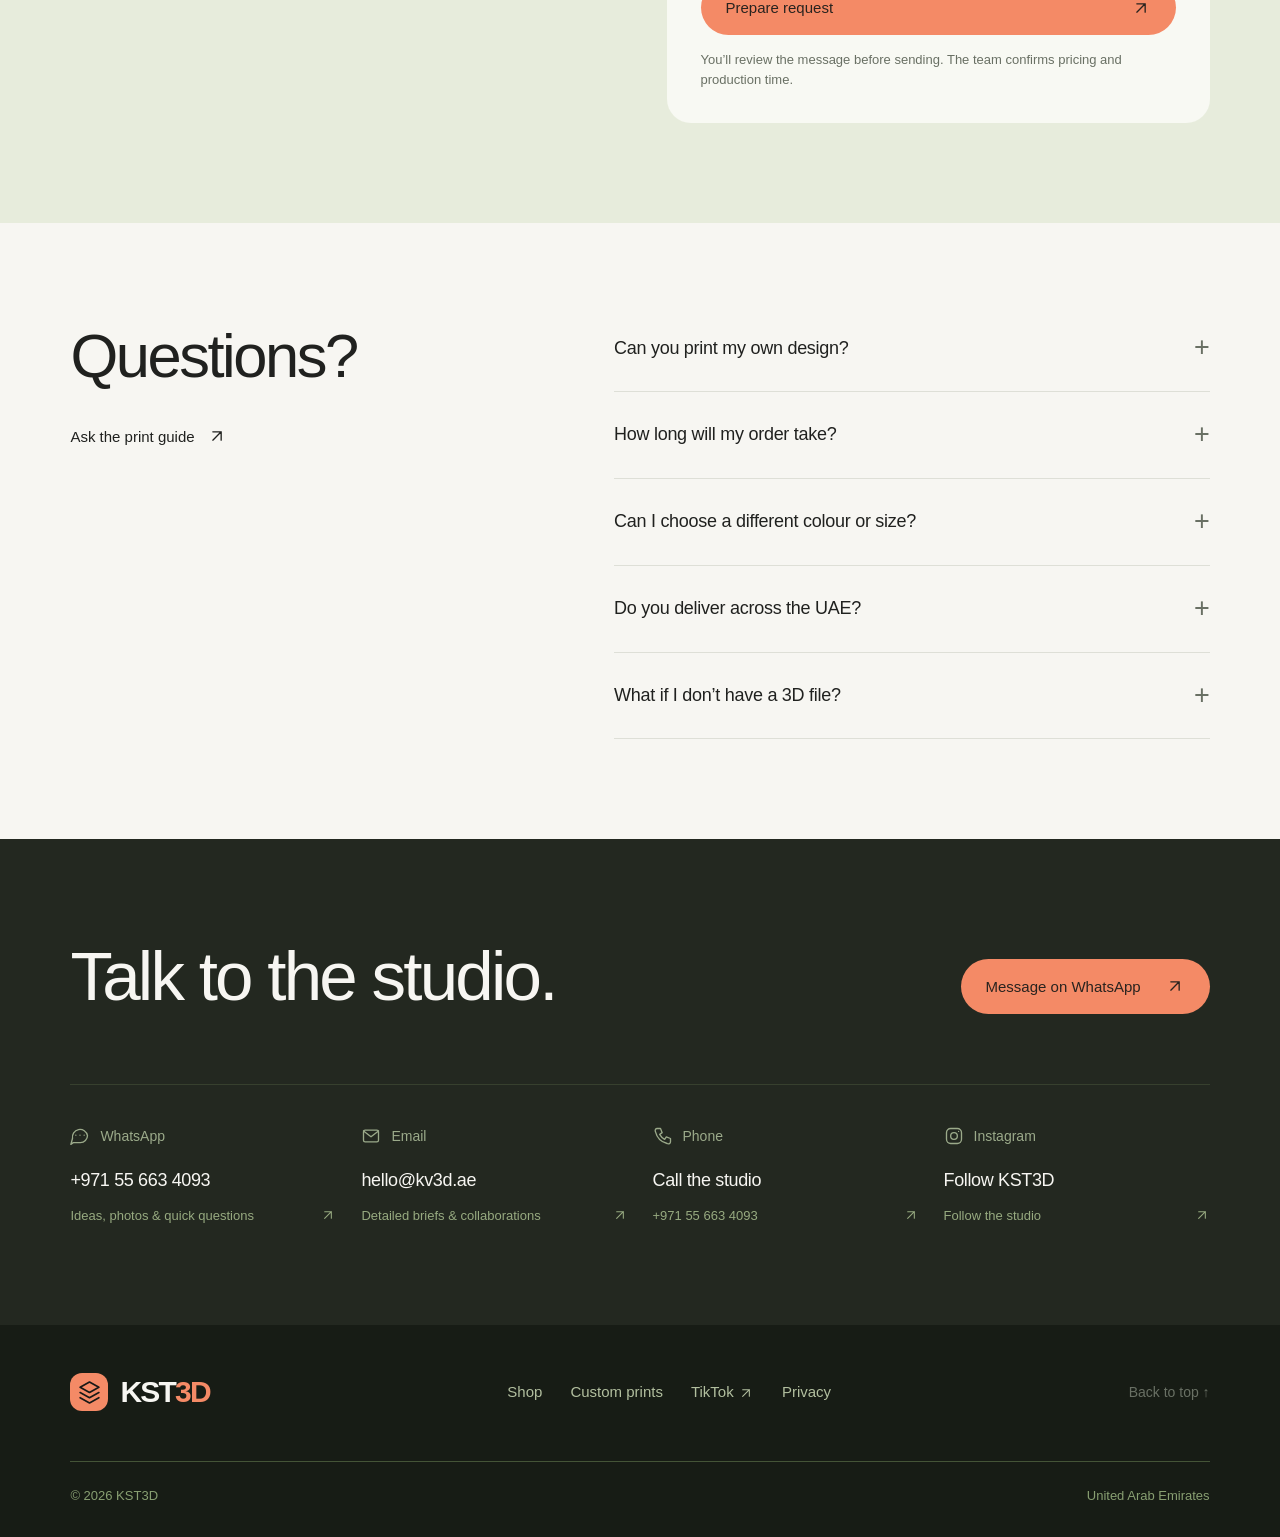
<file: products/mandalorian-helmet/index.html>
<!doctype html>
<html lang="en">
<head>
<meta charset="UTF-8"><meta name="viewport" content="width=device-width, initial-scale=1">
<meta name="theme-color" content="#171916"><meta name="description" content="Step into the world of the Mandalorians with this detailed 3D-printed helmet. 🛡️ Designed with a recognizable sci-fi silhouette, it&#39;s ideal for cosplay, conventions, photography, or display.">
<title>Mandalorian Helmet — KST3D</title>
<link rel="preconnect" href="https://cdn.fontshare.com" crossorigin>
<link rel="icon" href="/favicon.svg" type="image/svg+xml">


  <script type="module" crossorigin src="/assets/studio.6aa205ae5d34.js"></script>
  <link rel="stylesheet" crossorigin href="/assets/index.a7d0ceed3031.css">
</head><body><div id="app"></div></body>
</html>
</file>
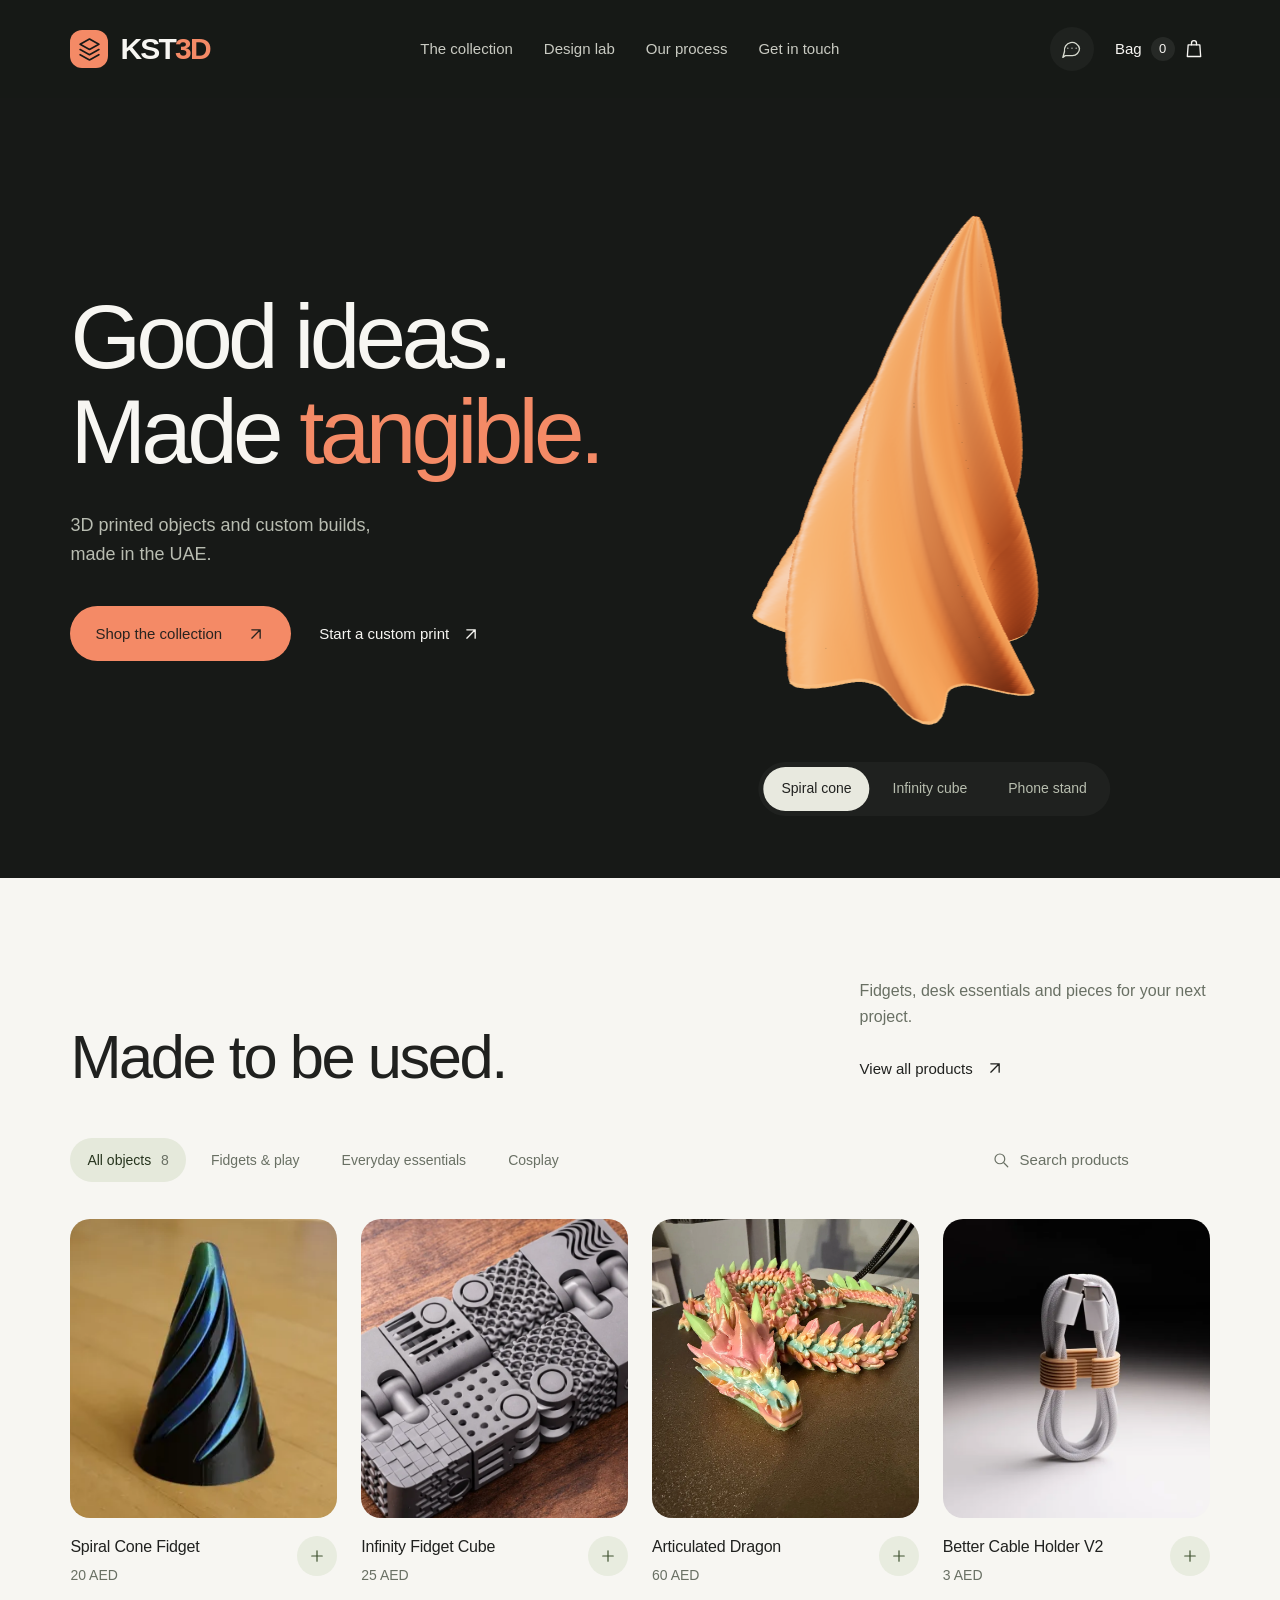
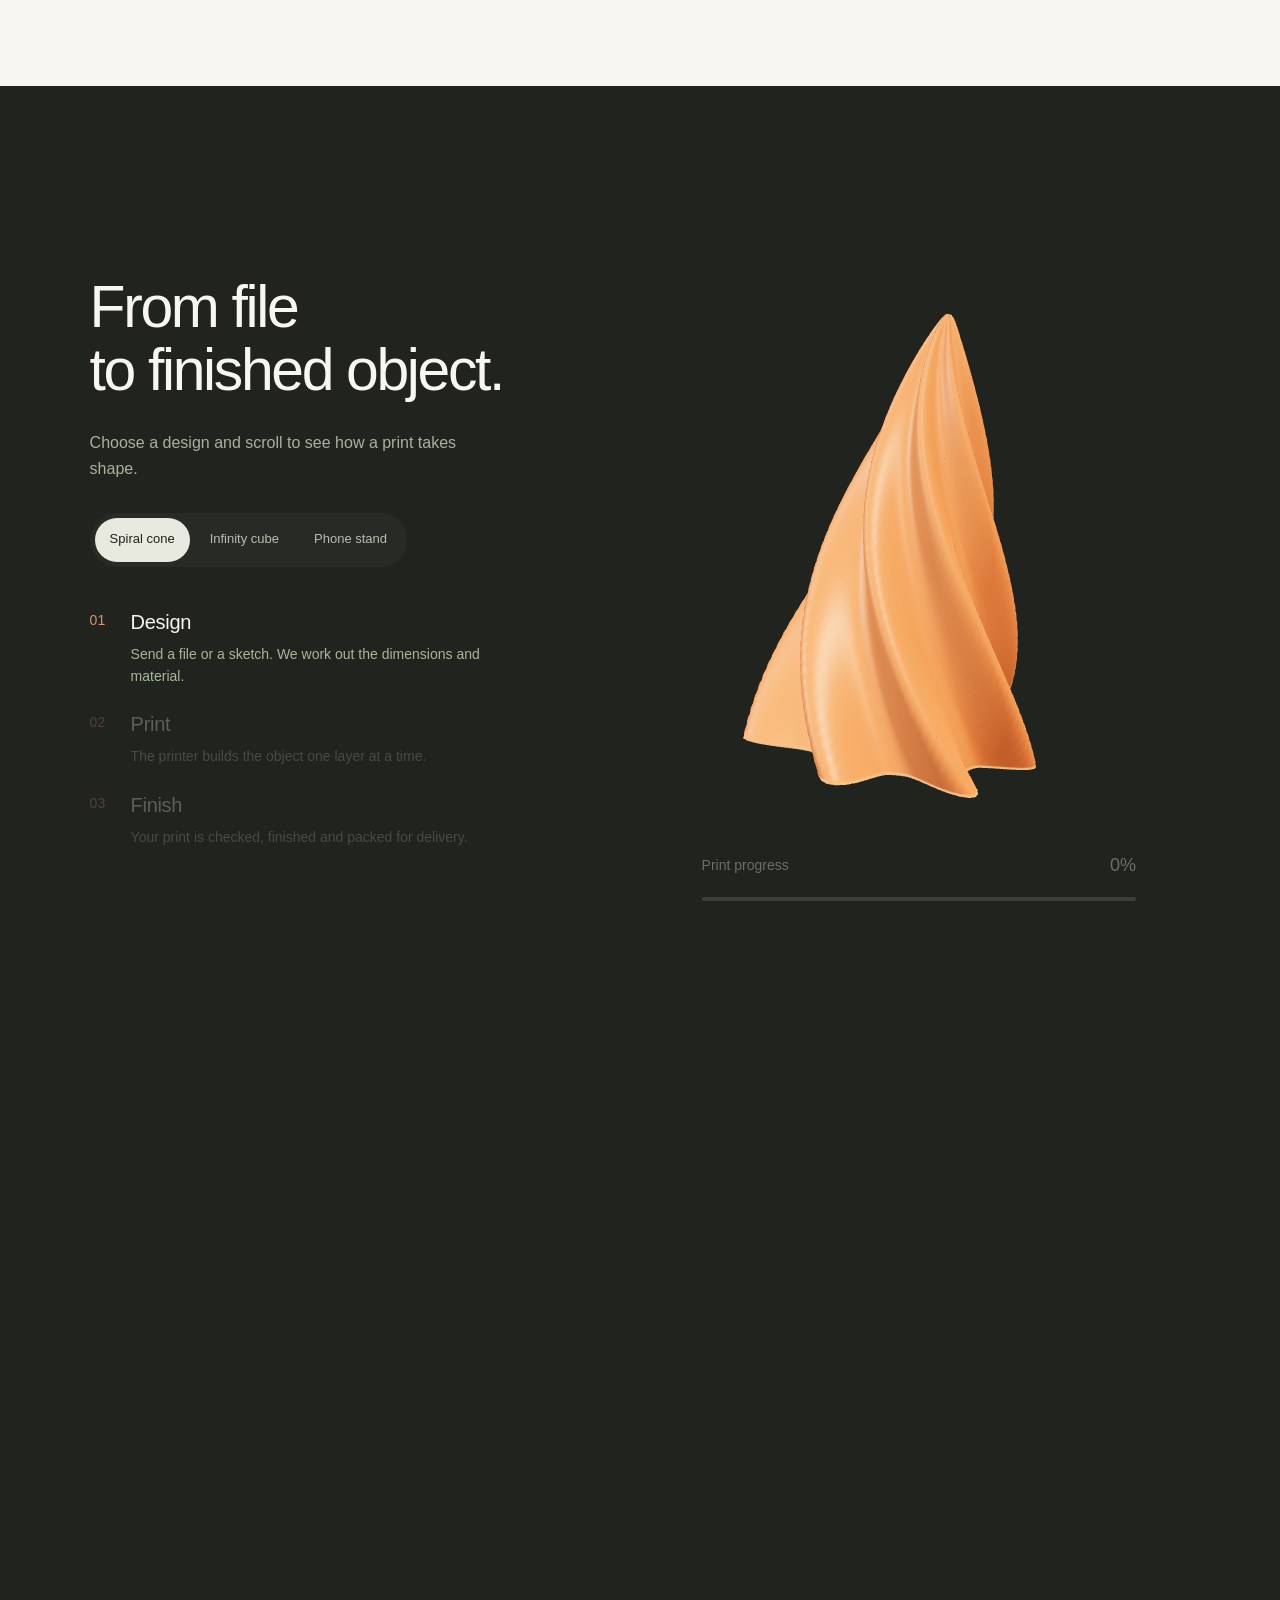
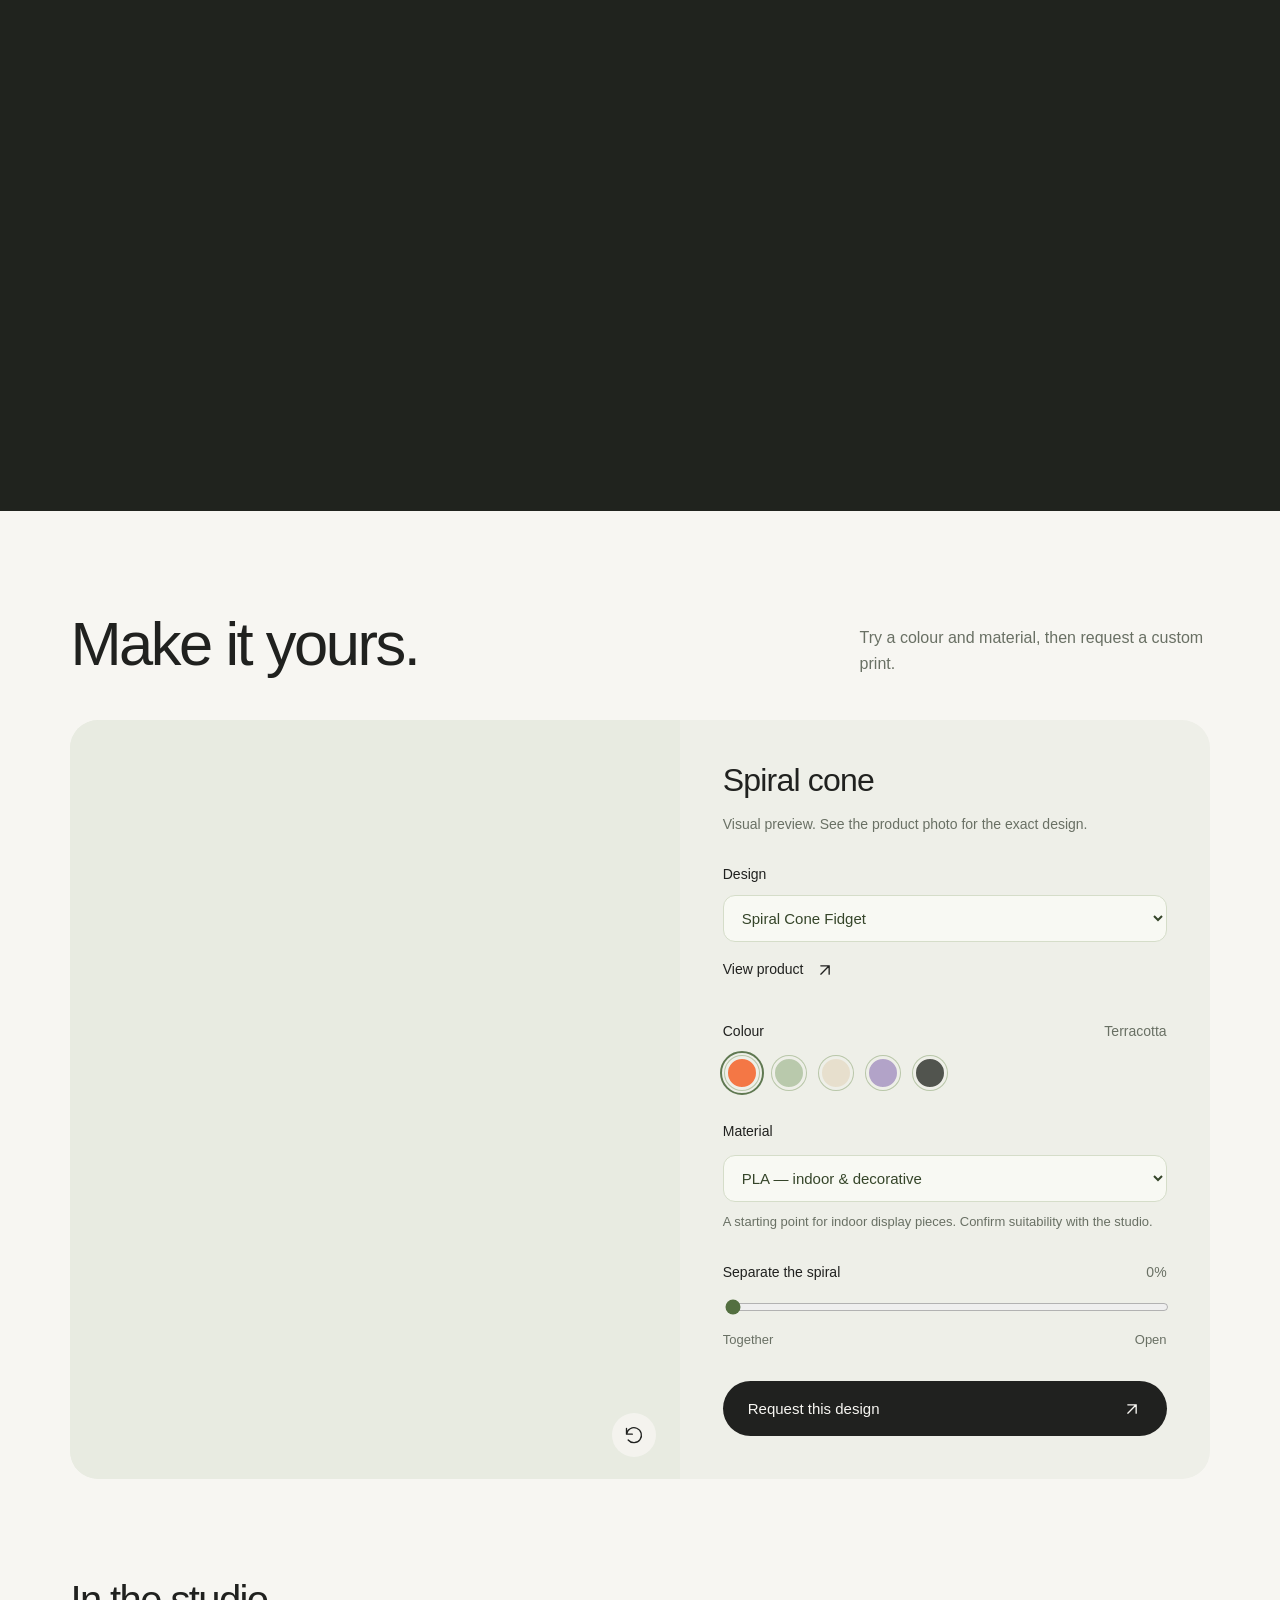
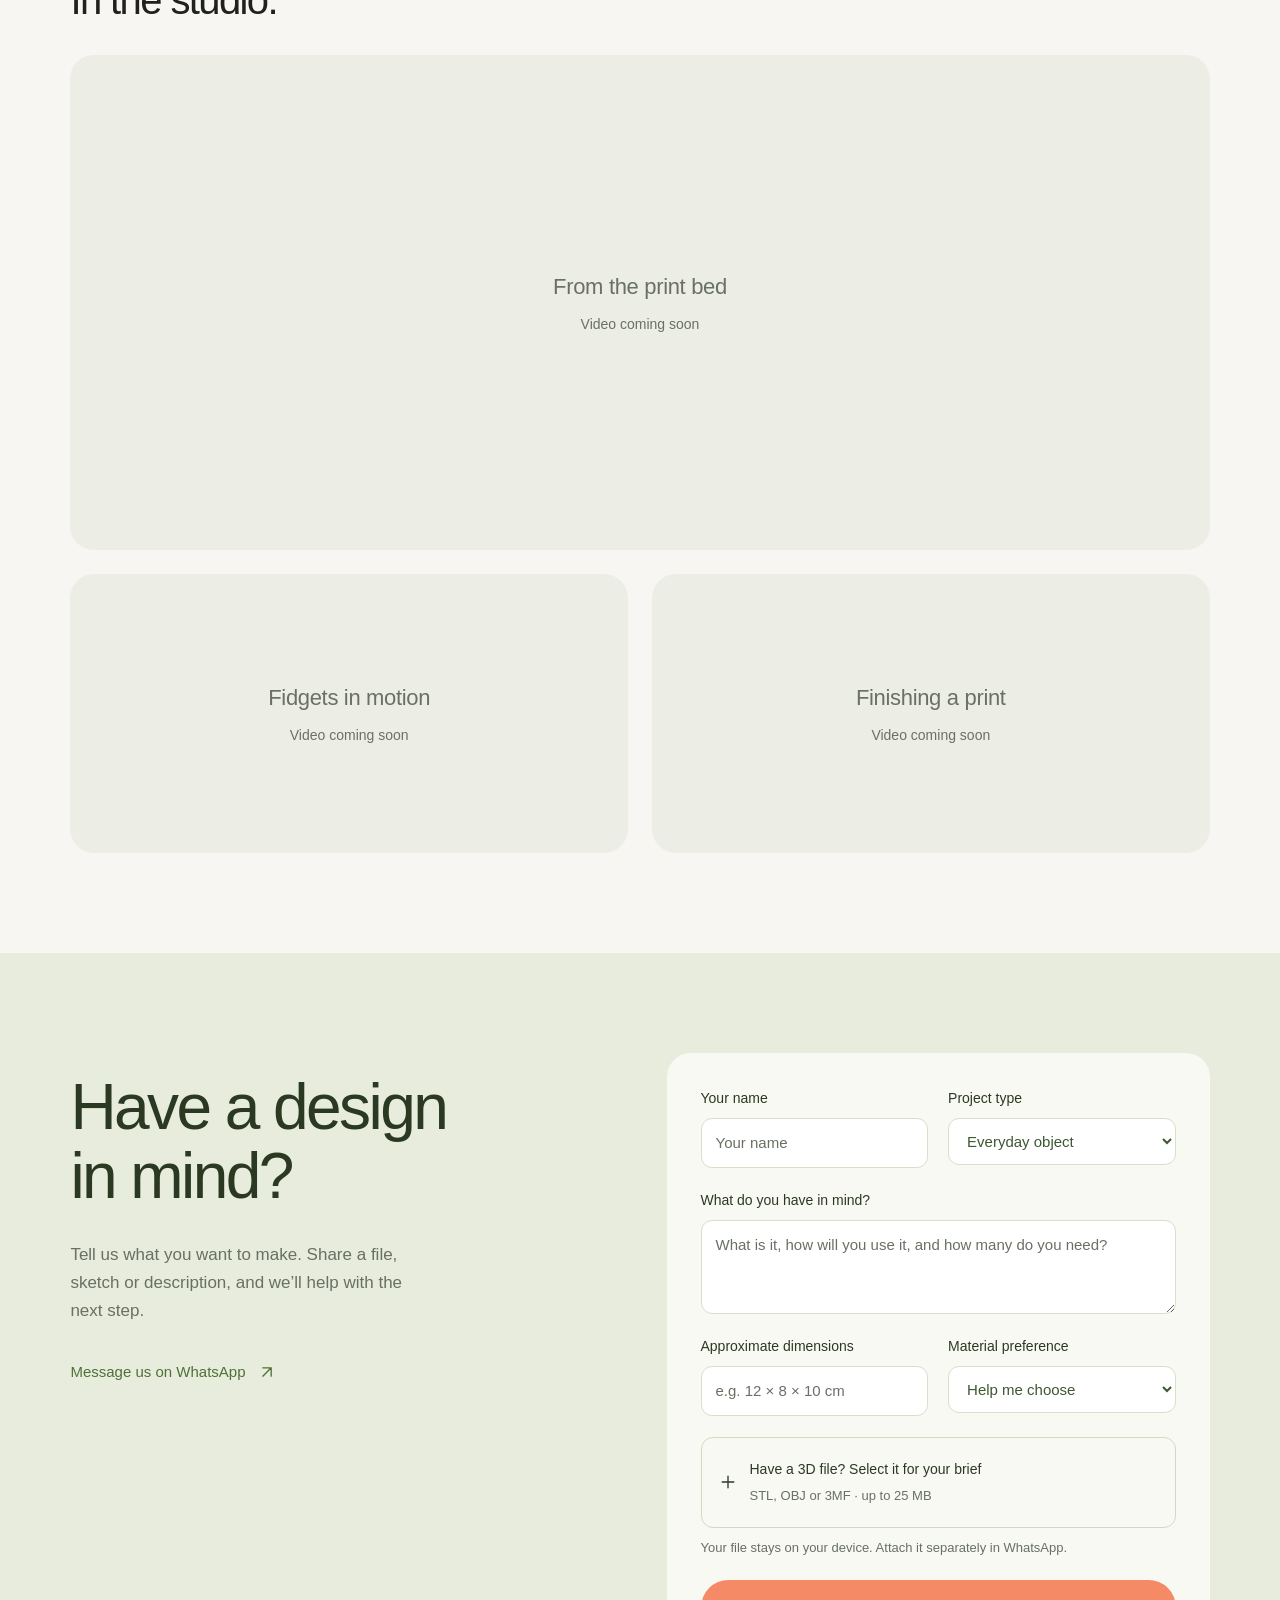
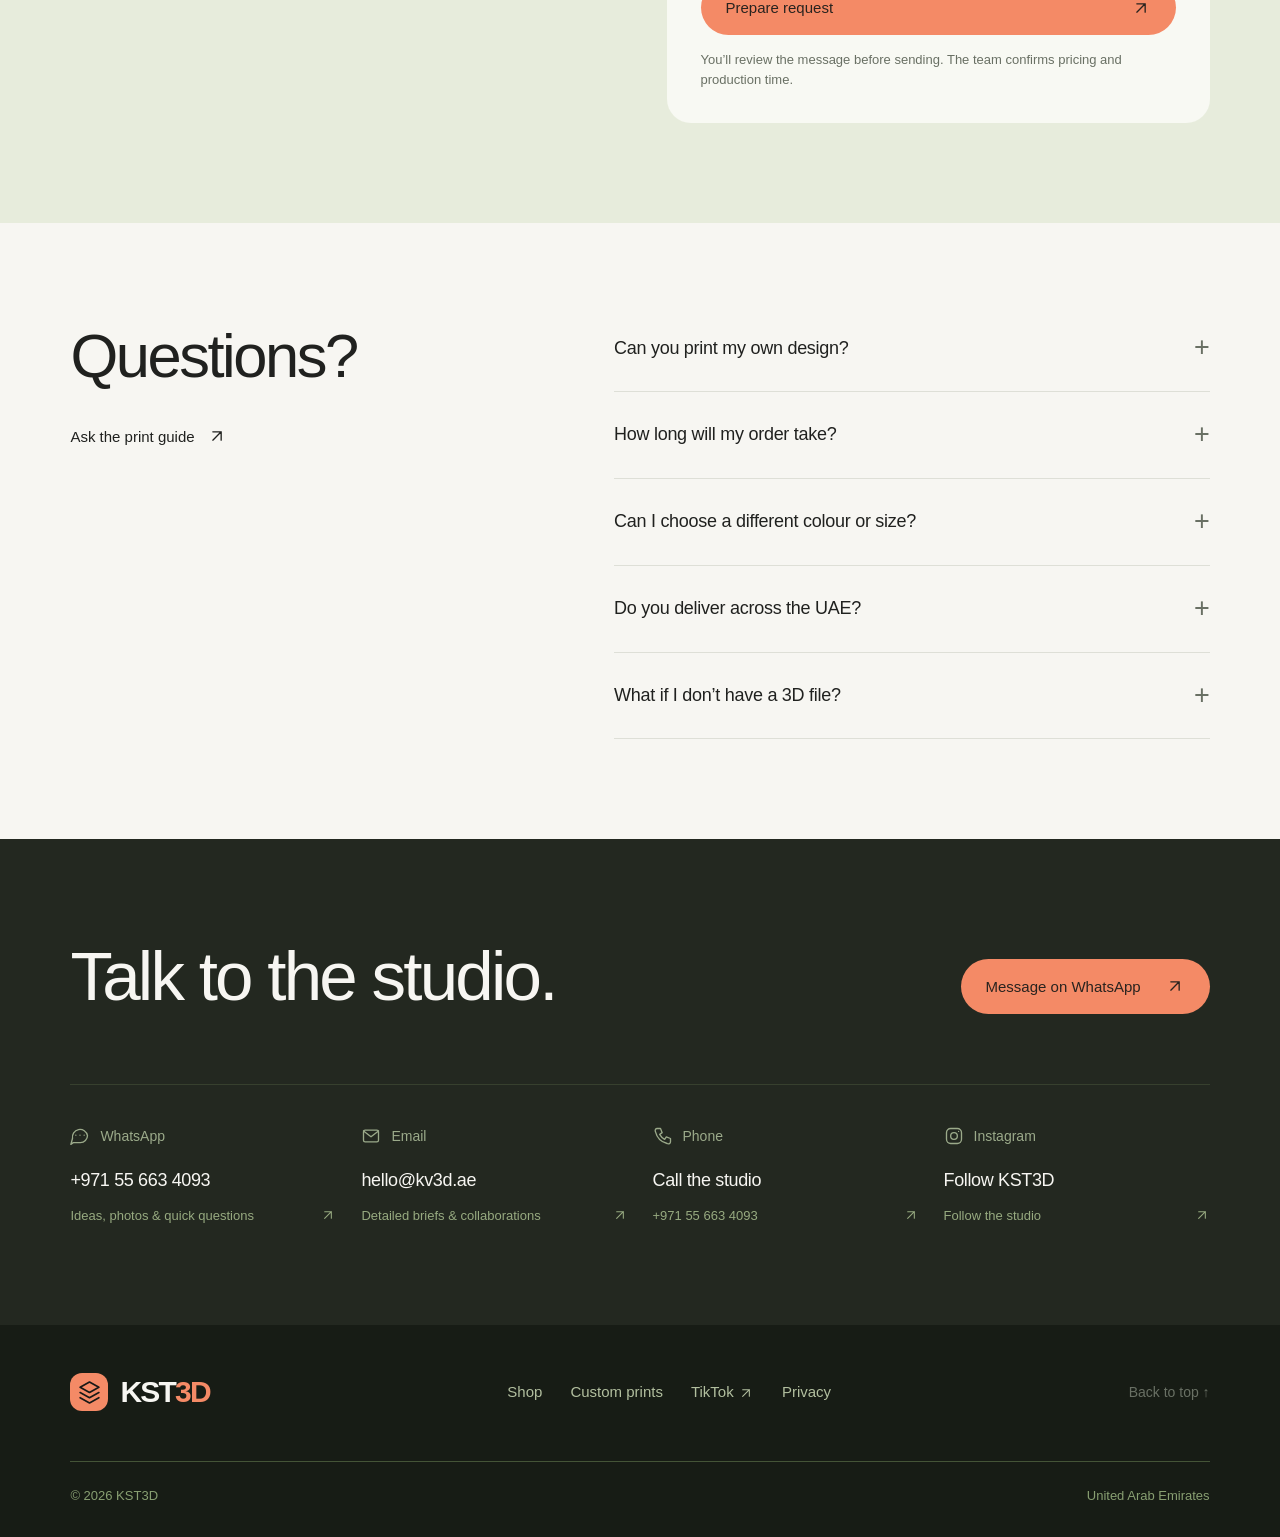
<file: products/minimalistic-phone-stand/index.html>
<!doctype html>
<html lang="en">
<head>
<meta charset="UTF-8"><meta name="viewport" content="width=device-width, initial-scale=1">
<meta name="theme-color" content="#171916"><meta name="description" content="Simple. Clean. Functional. 😎 This minimalistic phone stand keeps your device upright at a convenient viewing angle without adding unnecessary bulk to your desk.">
<title>Minimalistic Phone Stand — KST3D</title>
<link rel="preconnect" href="https://cdn.fontshare.com" crossorigin>
<link rel="icon" href="/favicon.svg" type="image/svg+xml">


  <script type="module" crossorigin src="/assets/studio.6aa205ae5d34.js"></script>
  <link rel="stylesheet" crossorigin href="/assets/index.a7d0ceed3031.css">
</head><body><div id="app"></div></body>
</html>
</file>
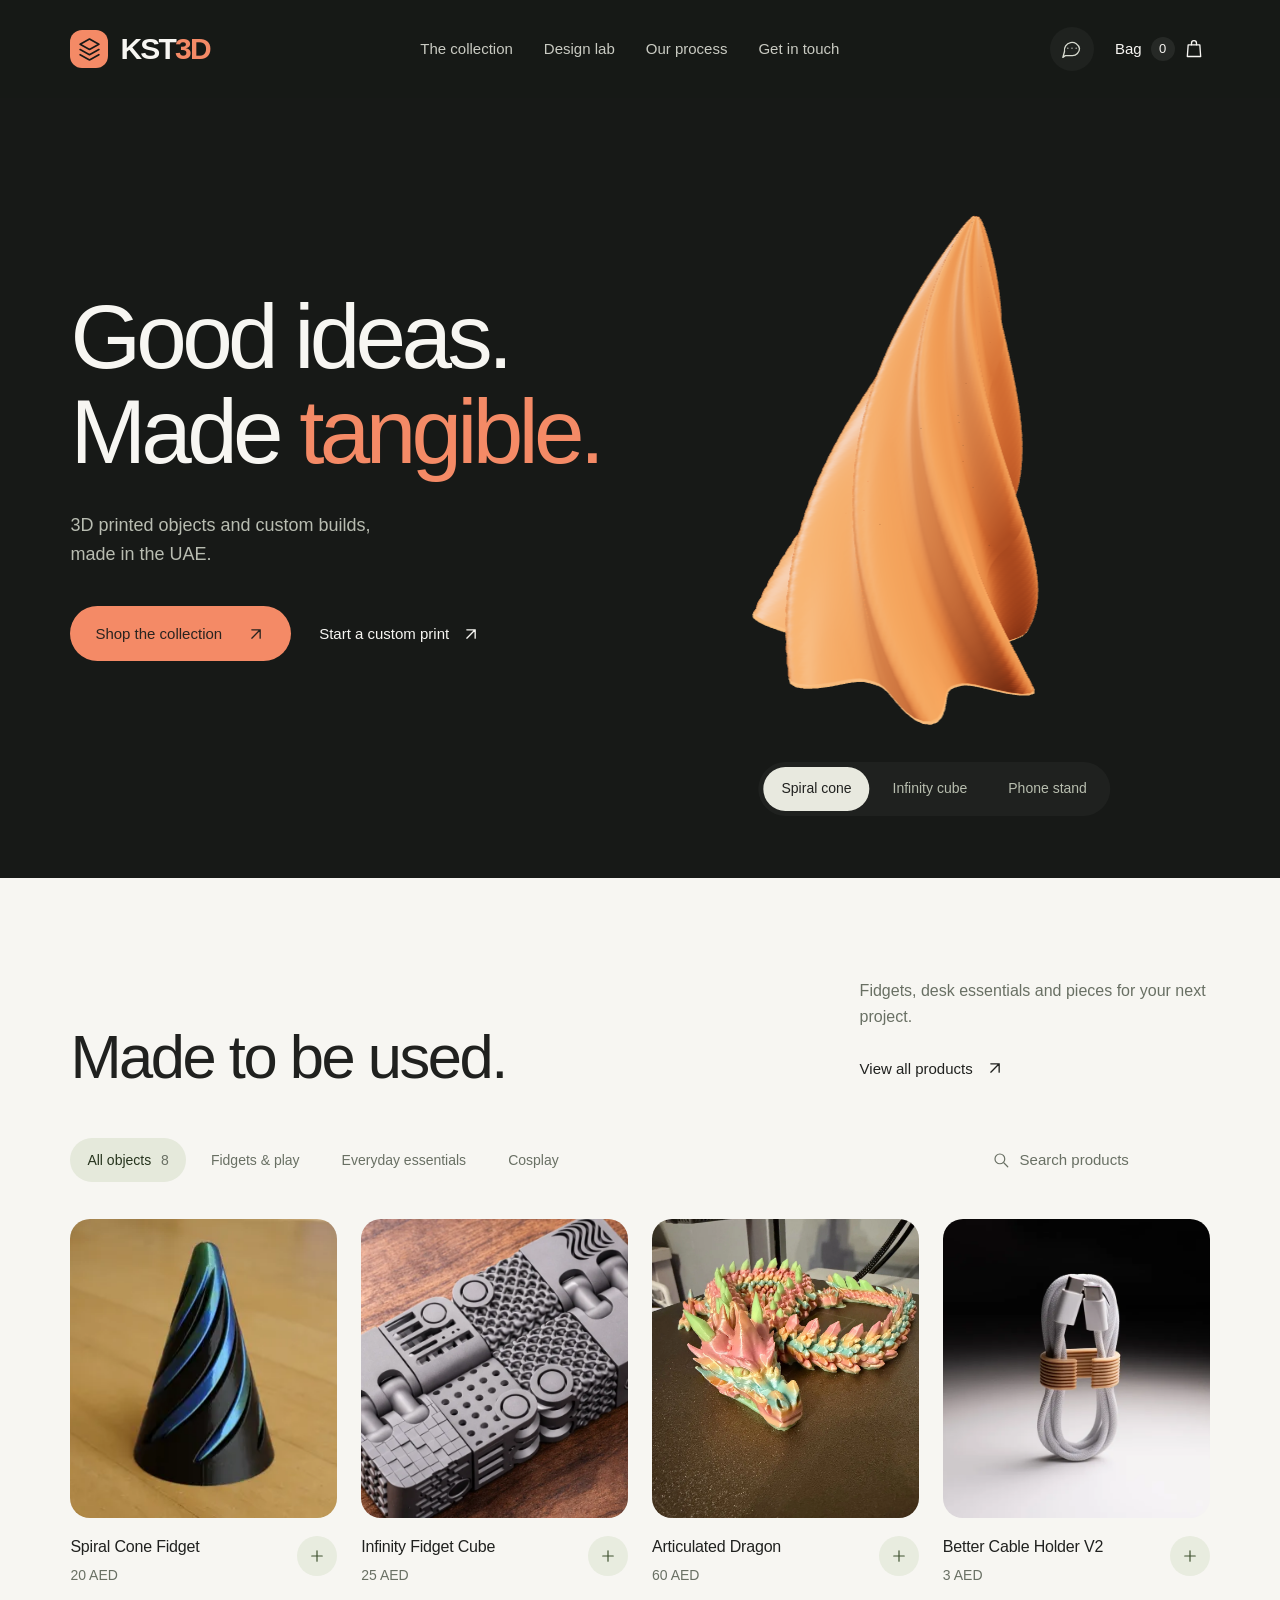
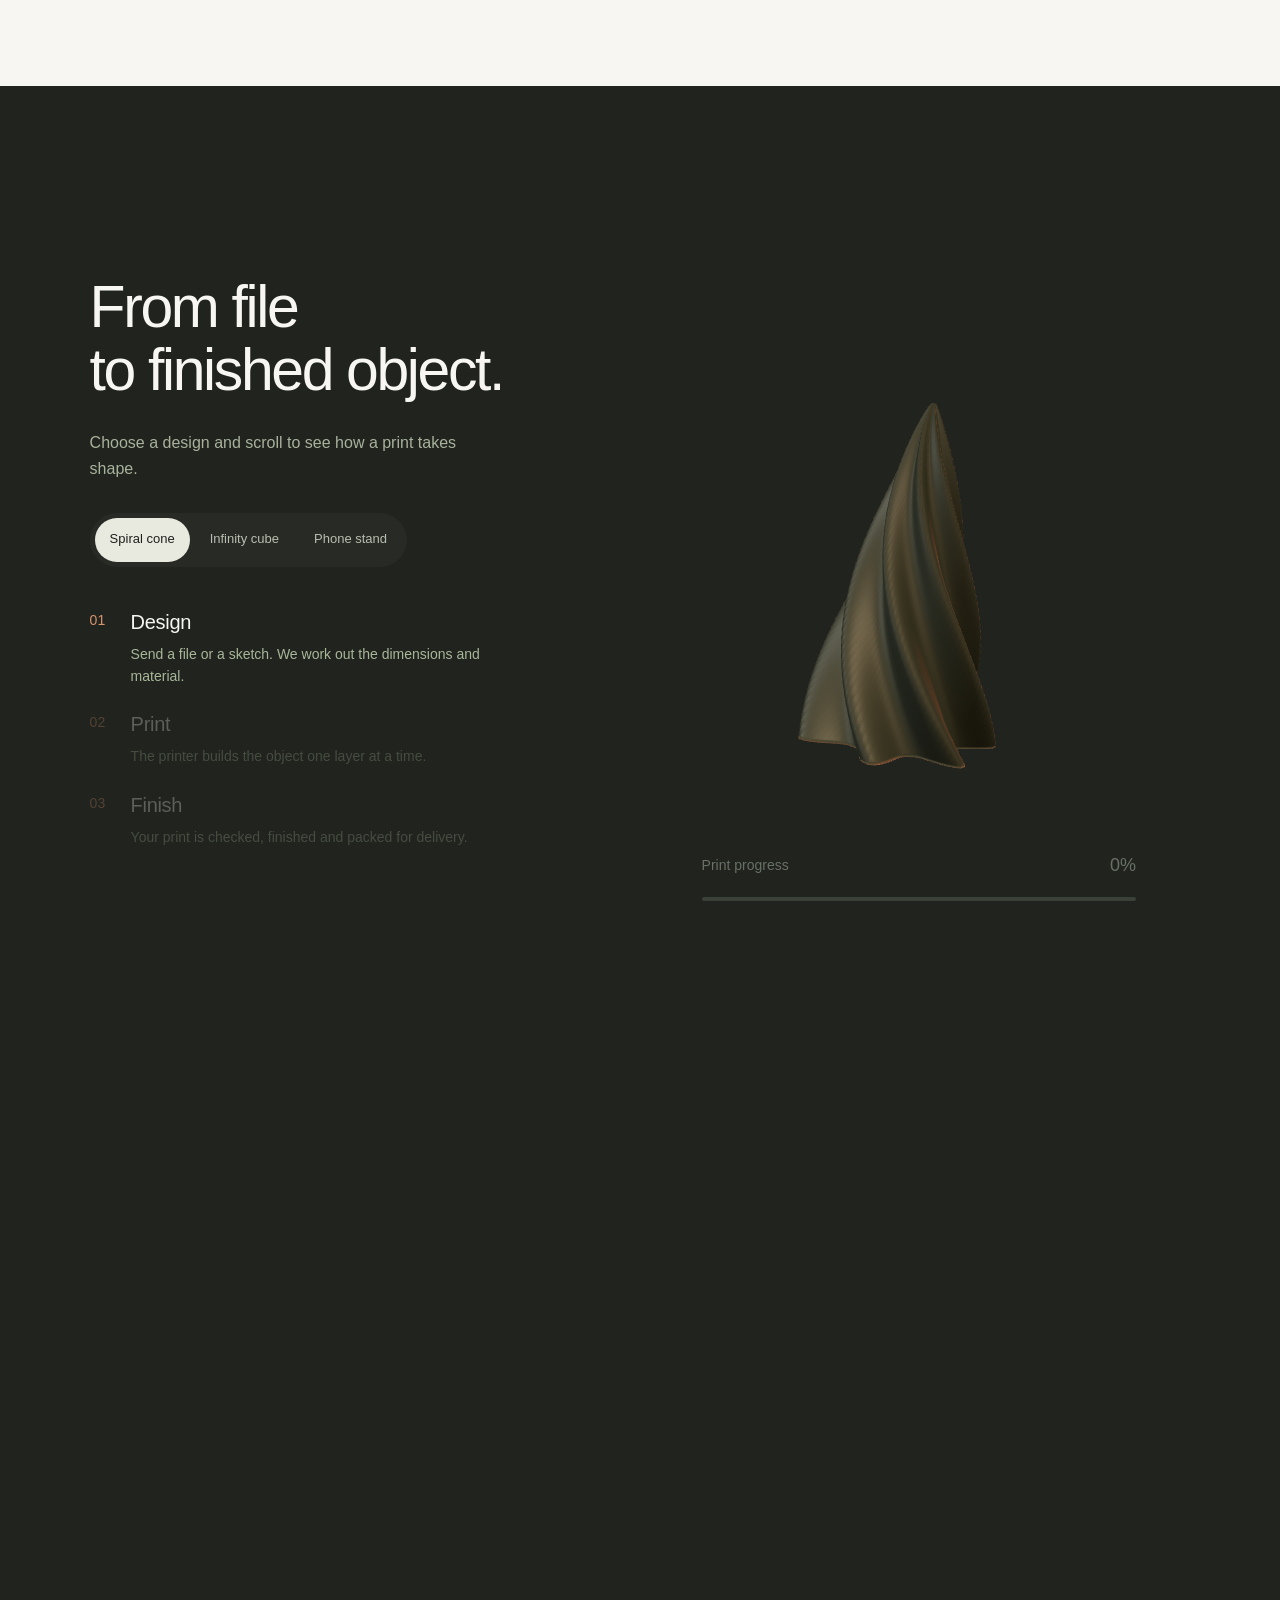
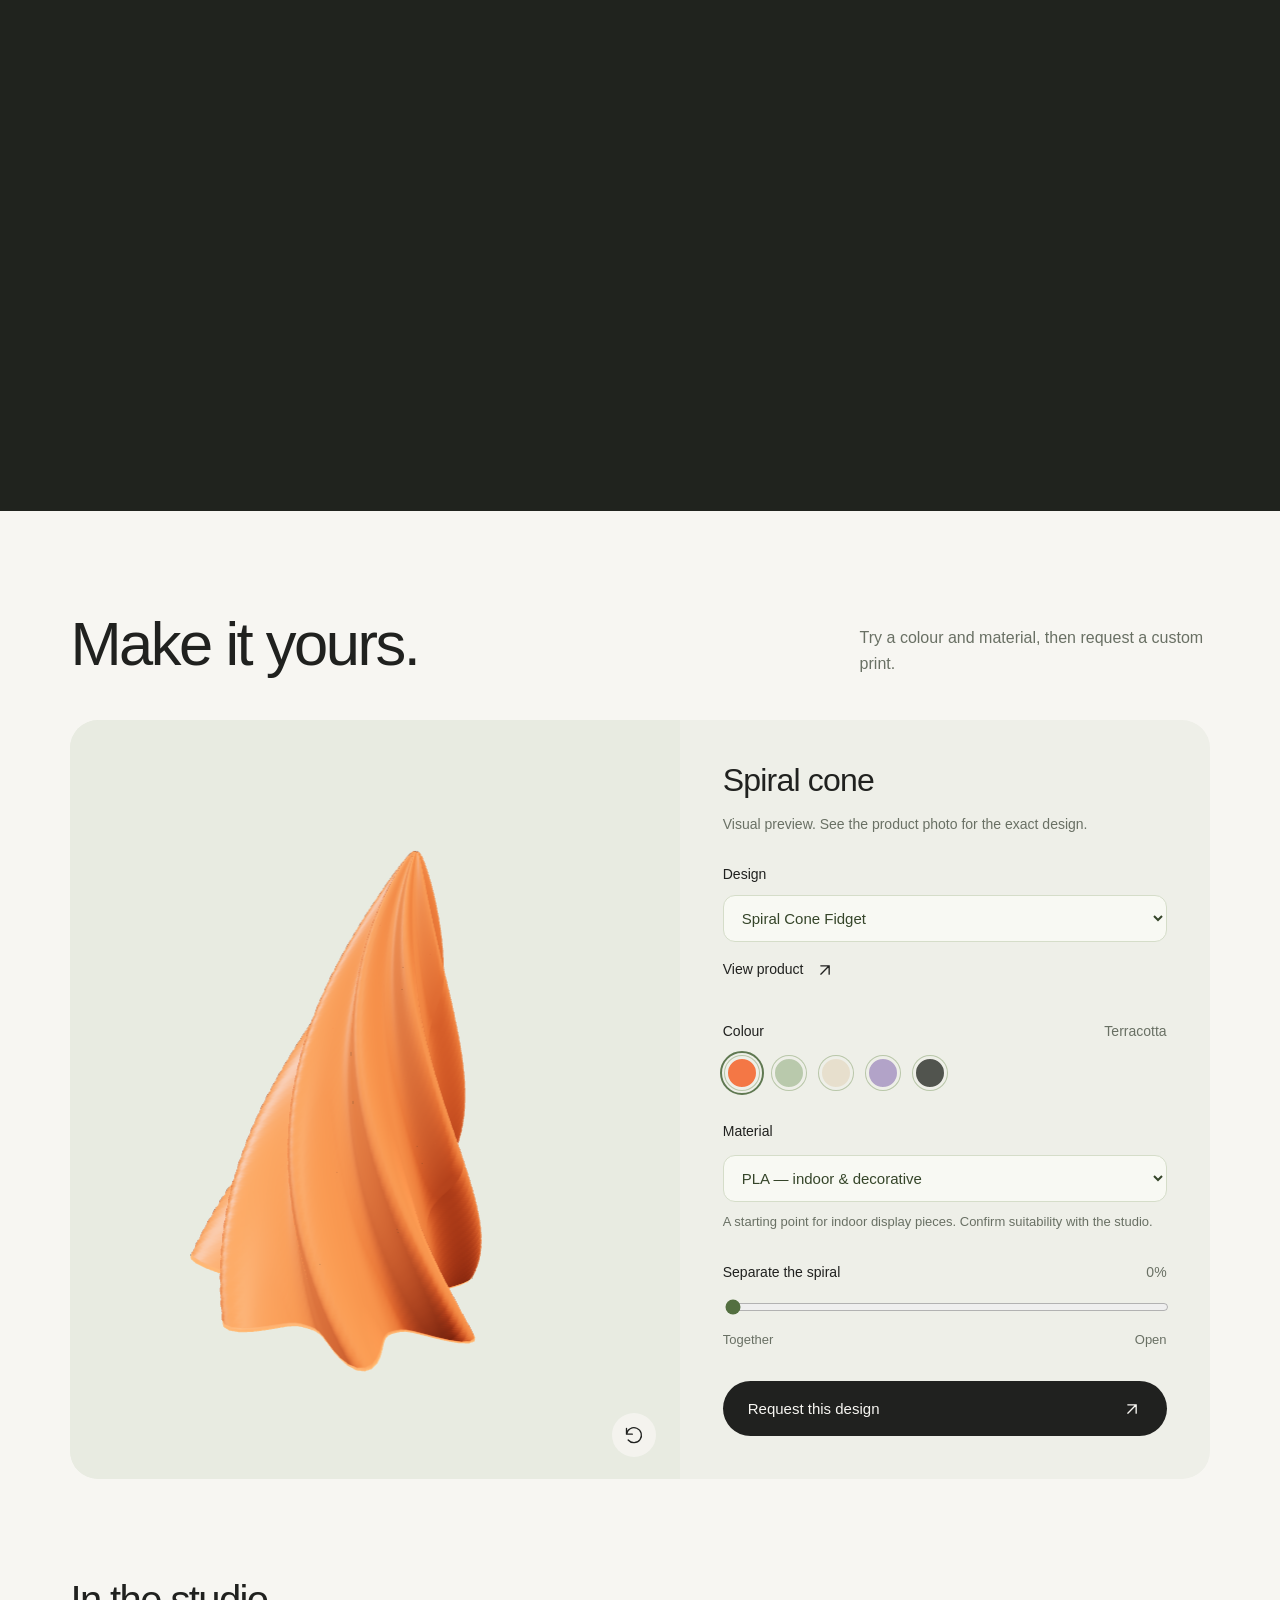
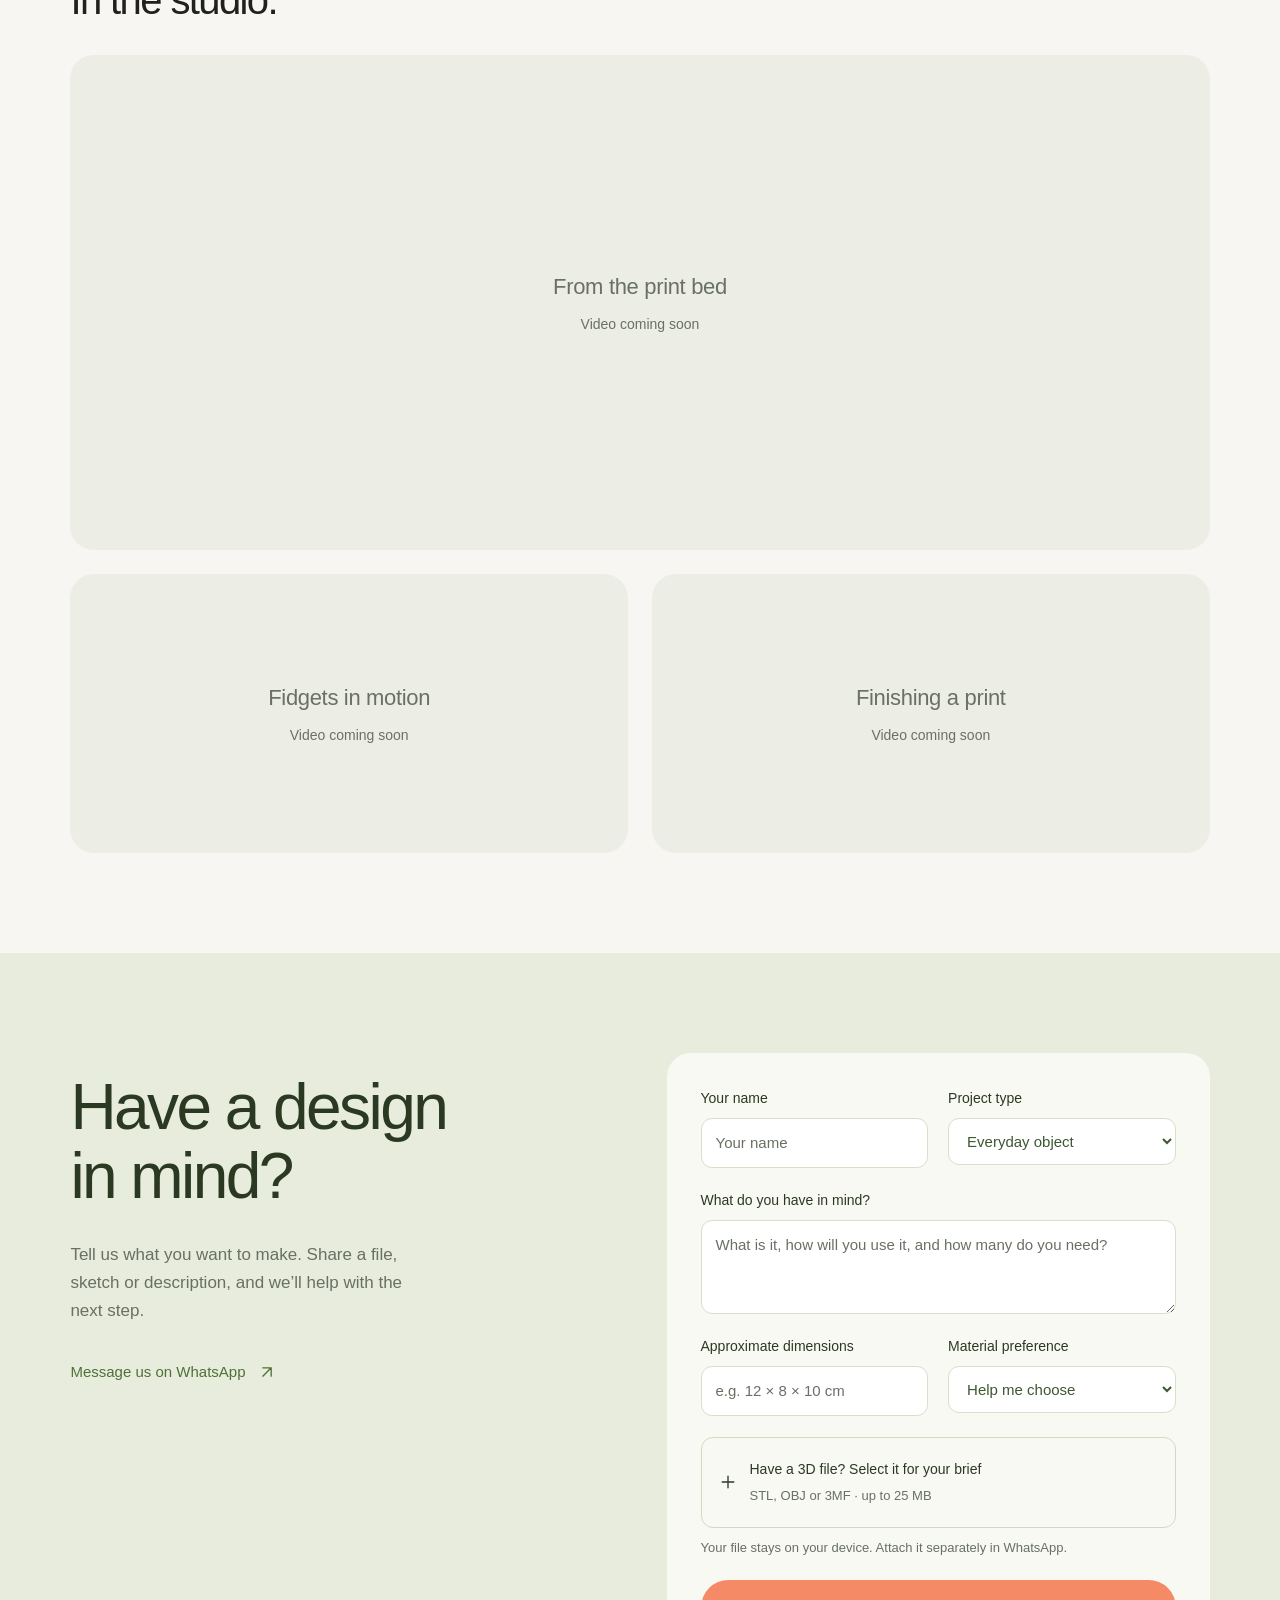
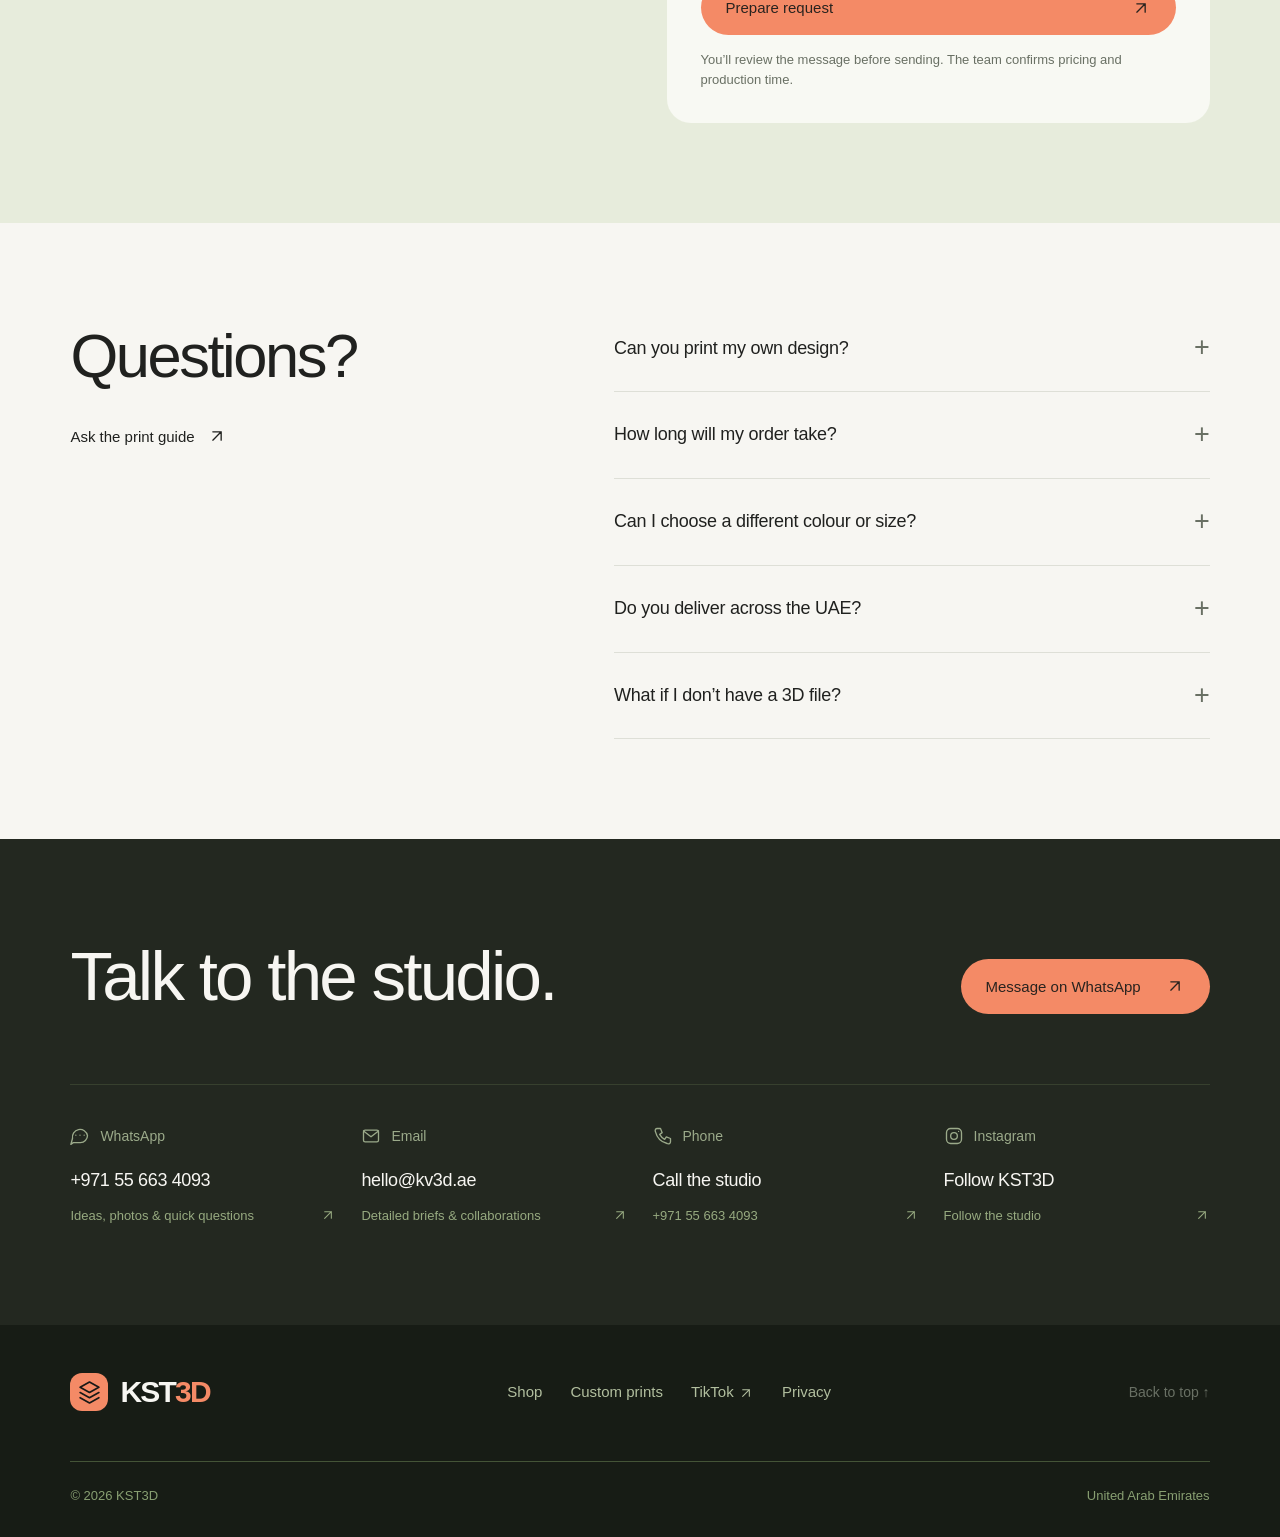
<file: products/origami-transforming-cube/index.html>
<!doctype html>
<html lang="en">
<head>
<meta charset="UTF-8"><meta name="viewport" content="width=device-width, initial-scale=1">
<meta name="theme-color" content="#171916"><meta name="description" content="Watch a simple cube transform! 🔄 Inspired by origami-style folding, this interactive fidget can change shape through movement, making it both fun to play with and fascinating to watch.">
<title>Origami Transforming Cube — KST3D</title>
<link rel="preconnect" href="https://cdn.fontshare.com" crossorigin>
<link rel="icon" href="/favicon.svg" type="image/svg+xml">


  <script type="module" crossorigin src="/assets/studio.6aa205ae5d34.js"></script>
  <link rel="stylesheet" crossorigin href="/assets/index.a7d0ceed3031.css">
</head><body><div id="app"></div></body>
</html>
</file>
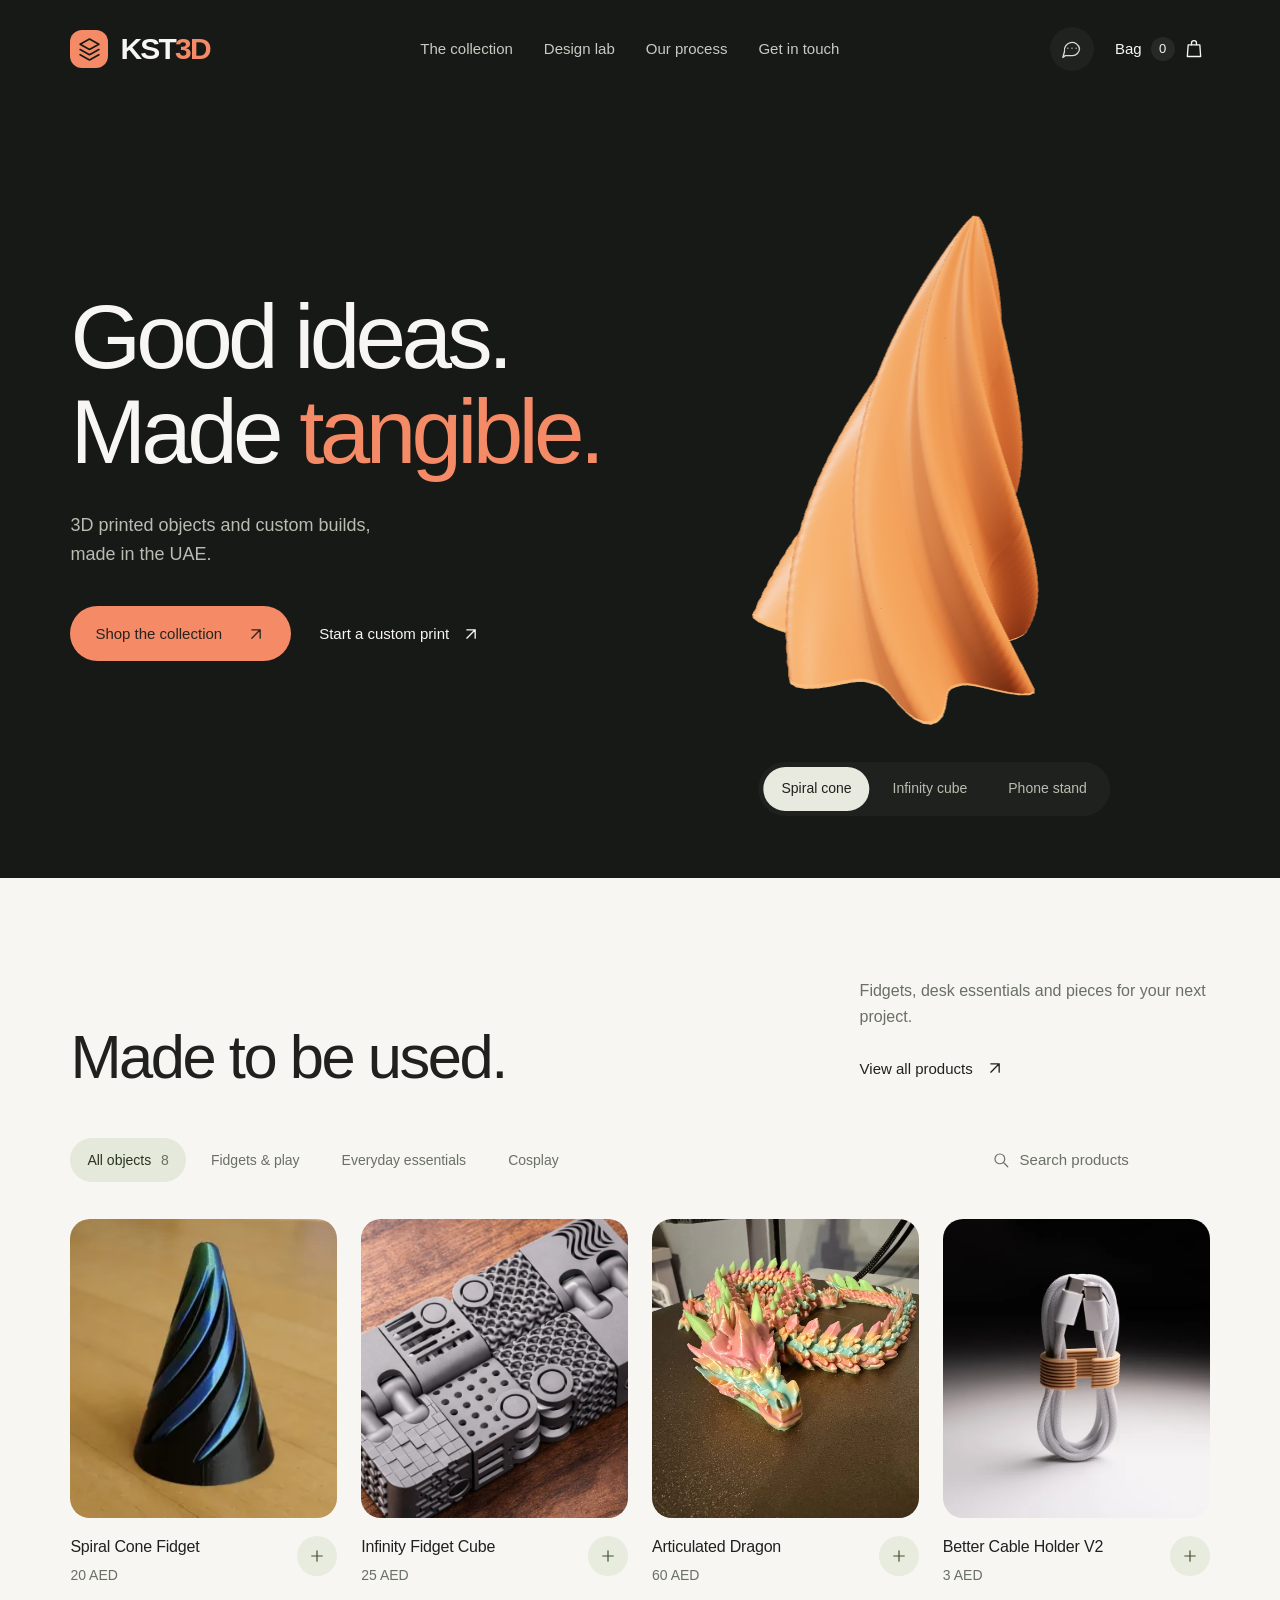
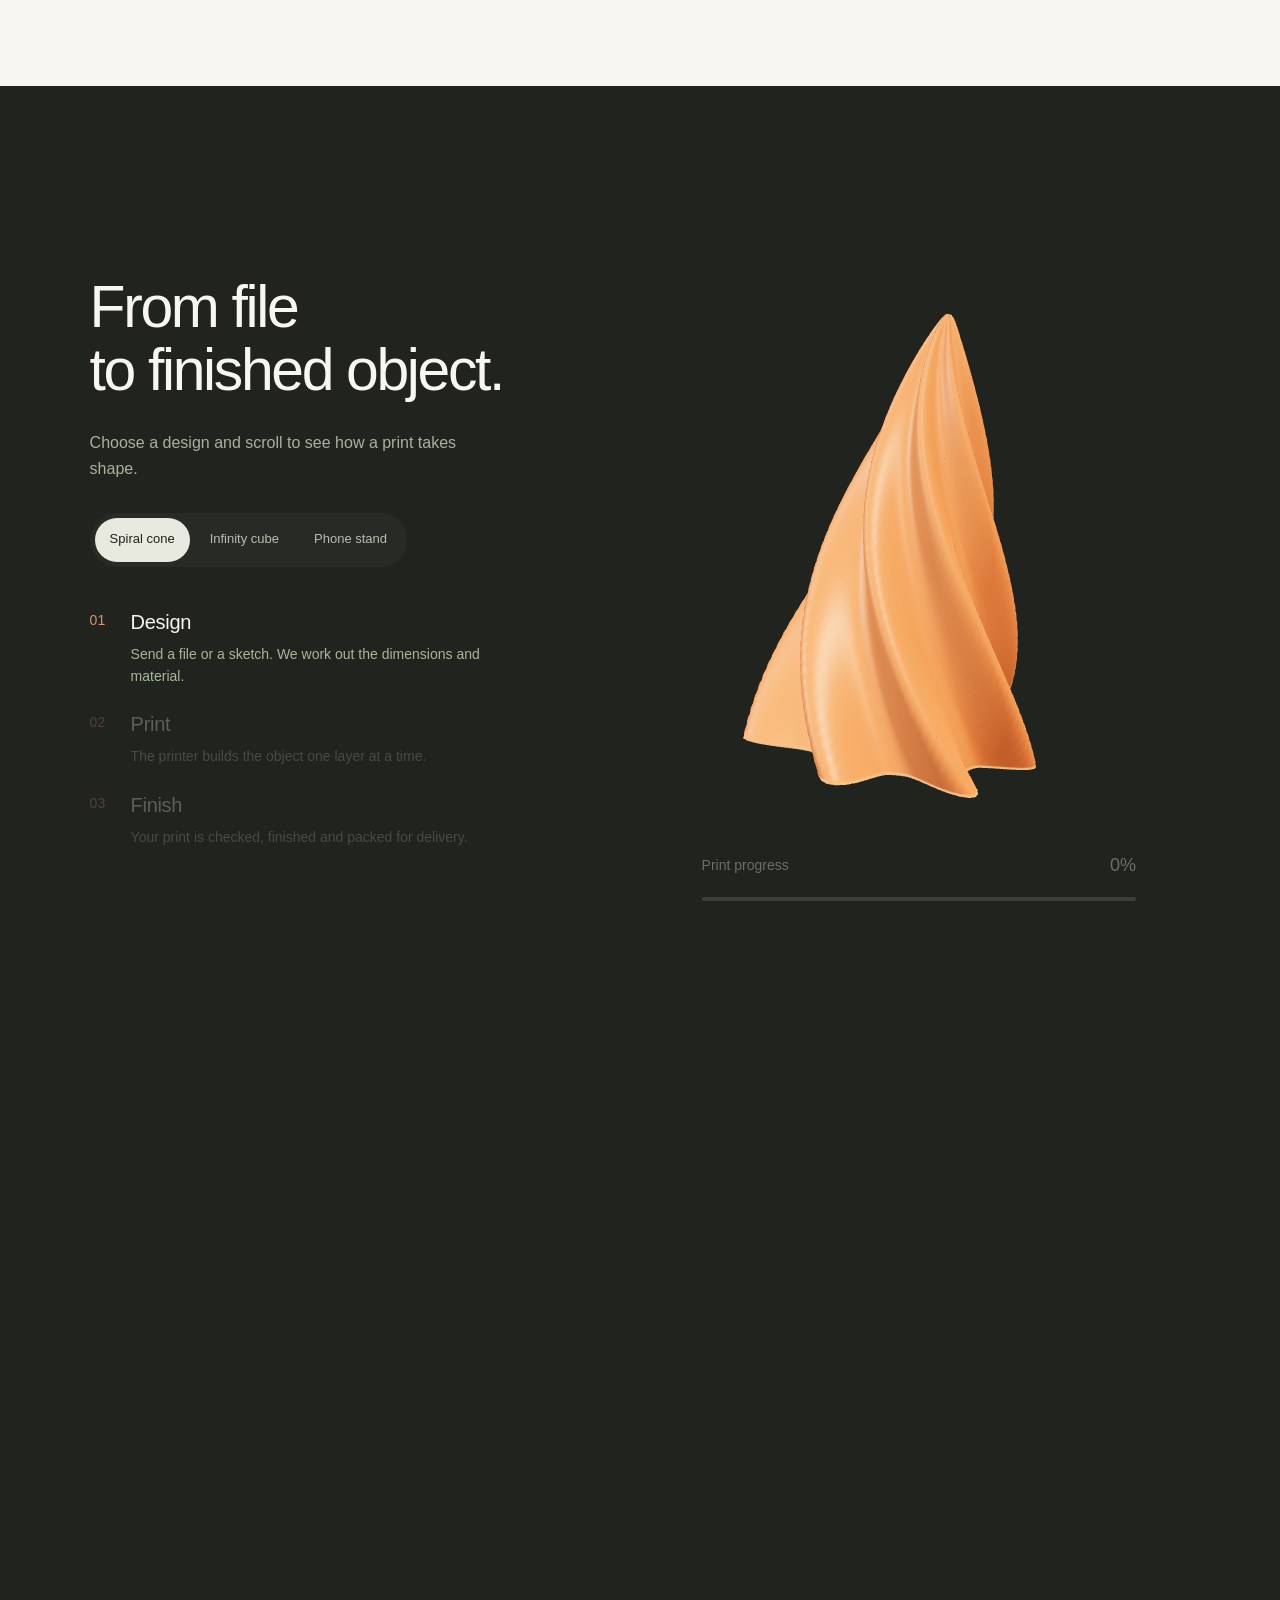
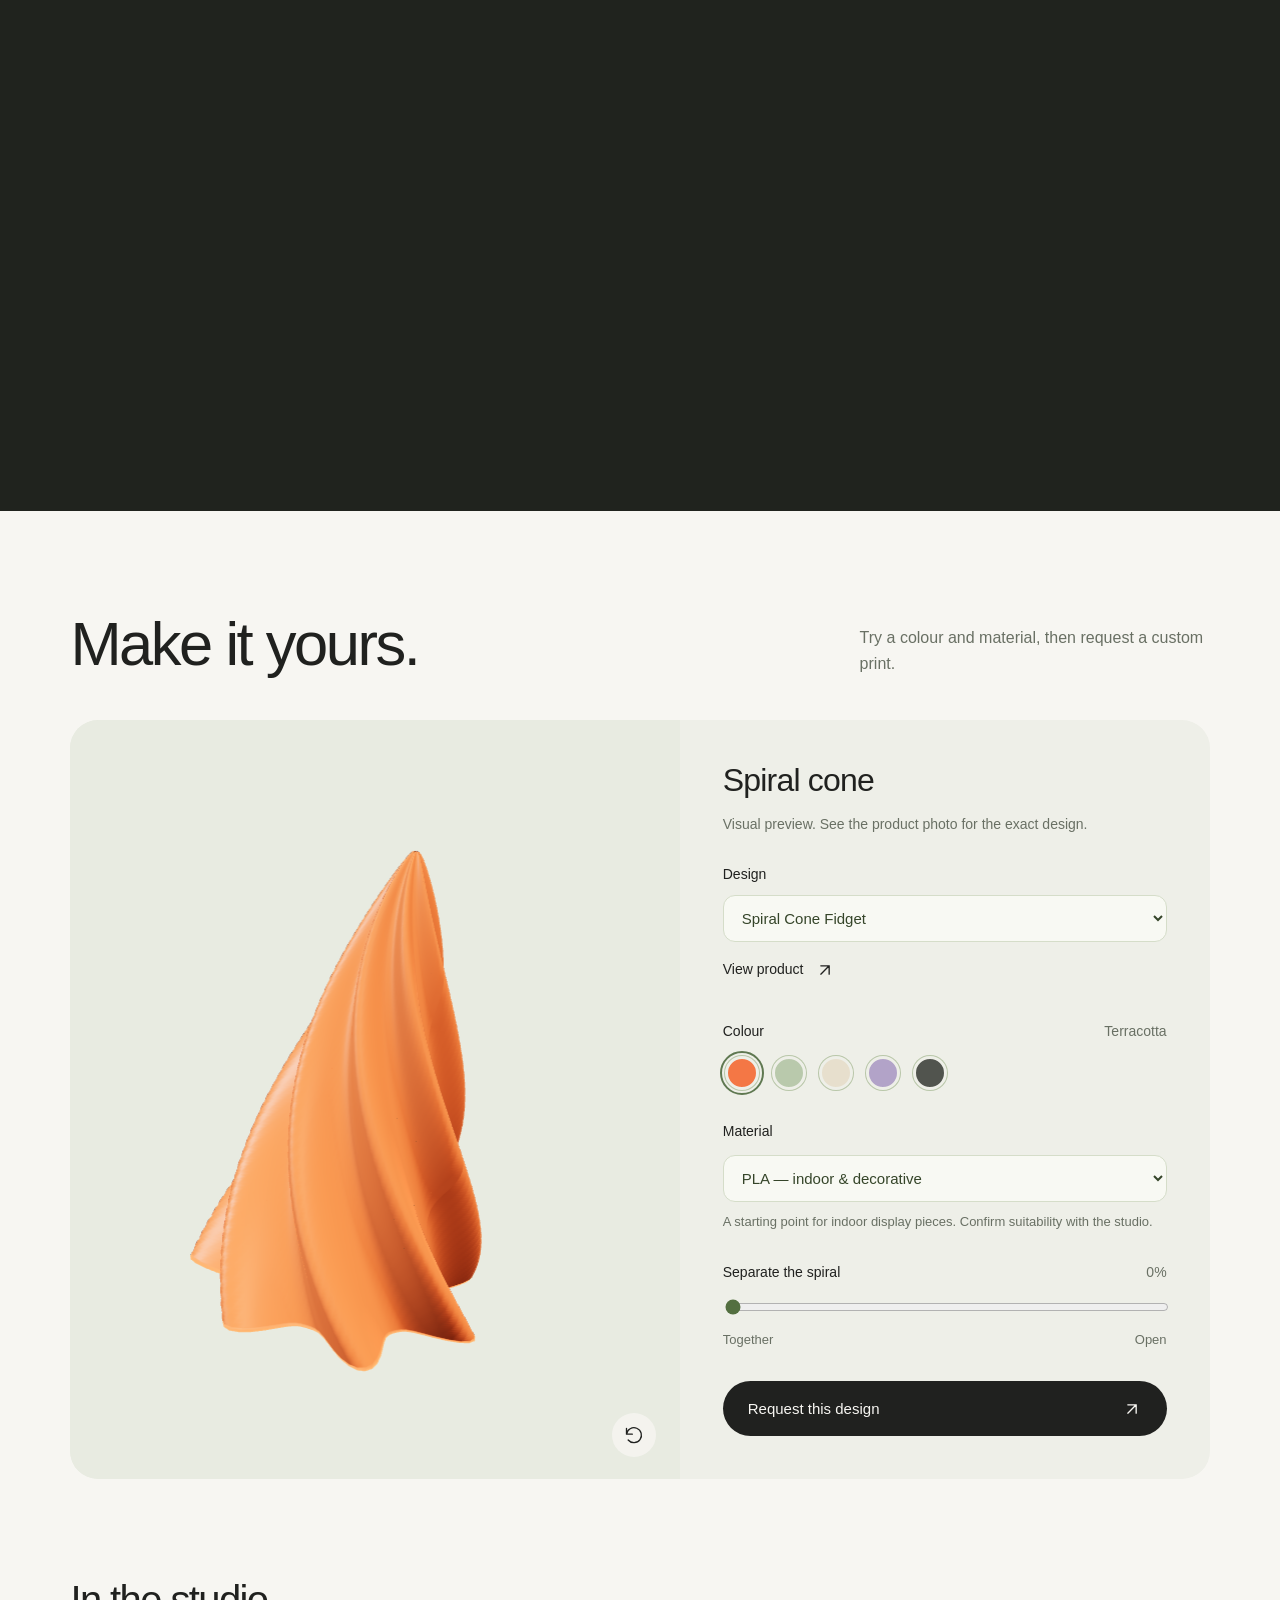
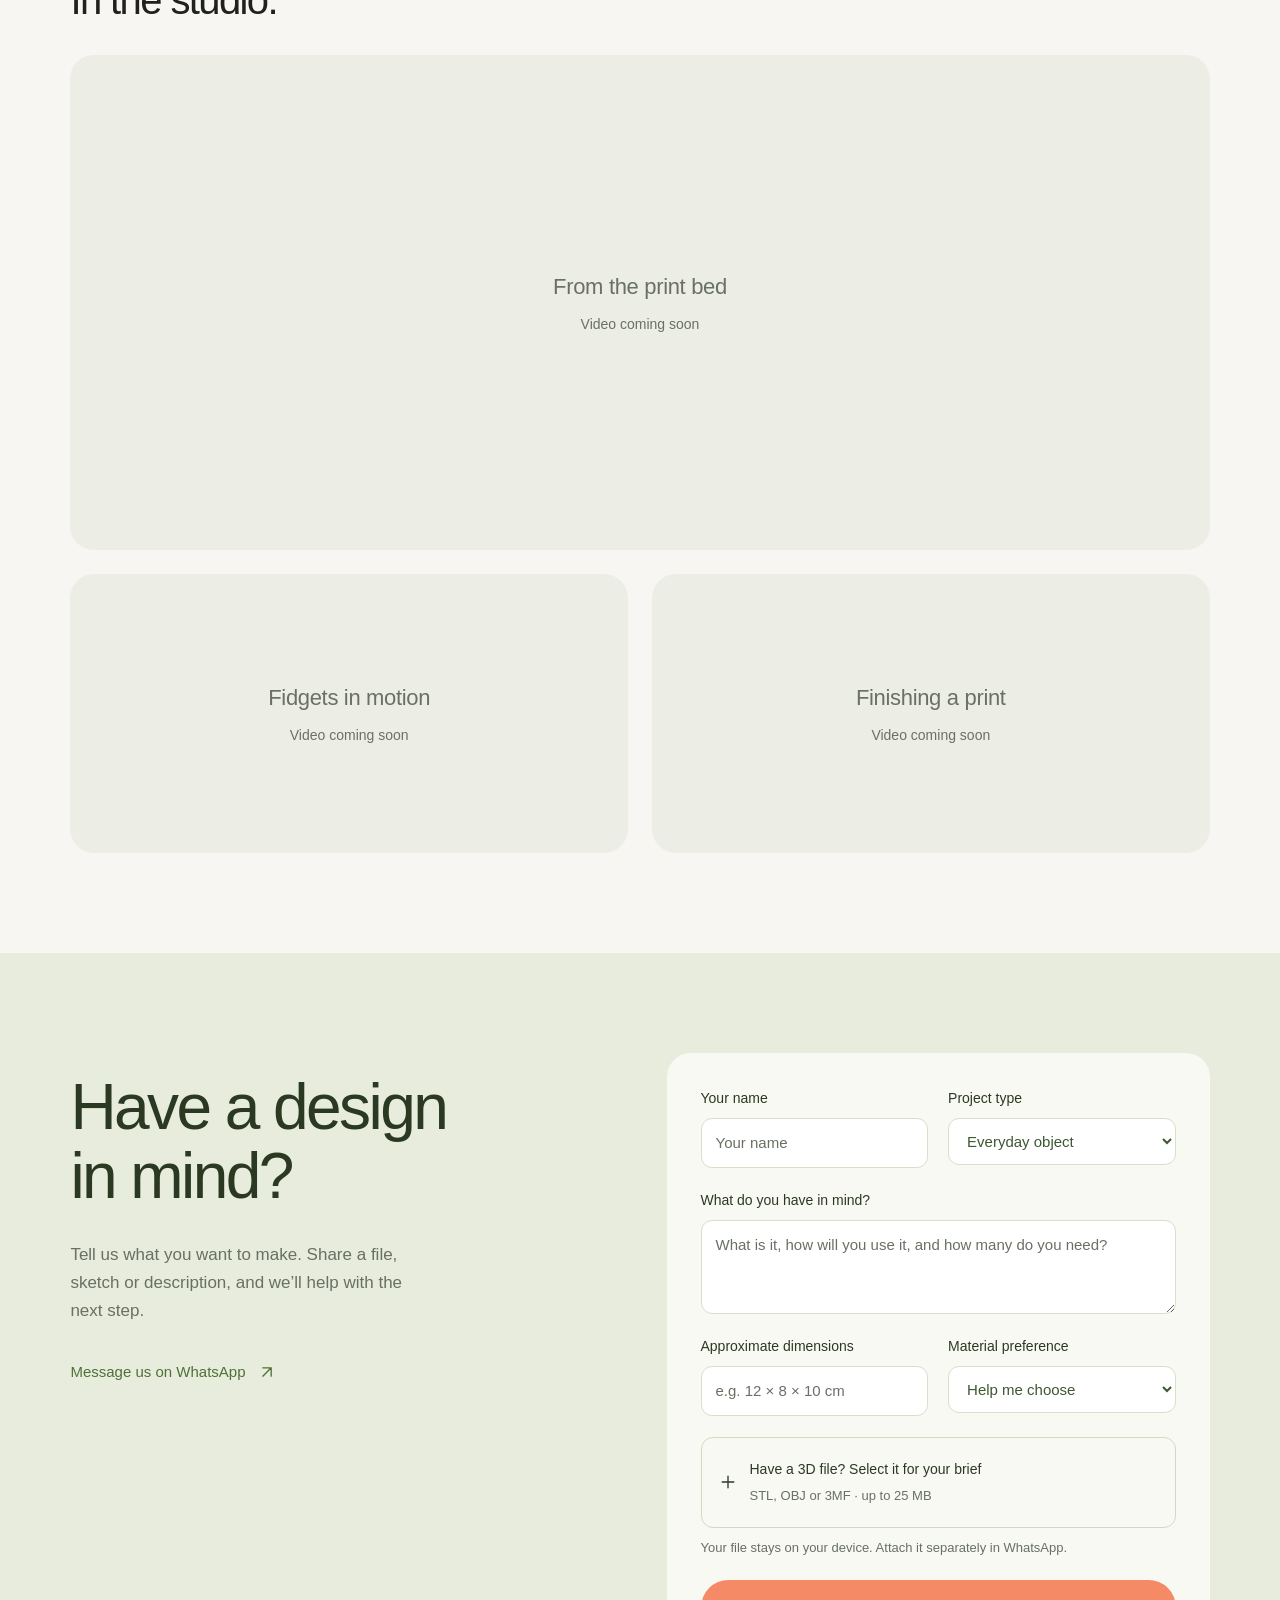
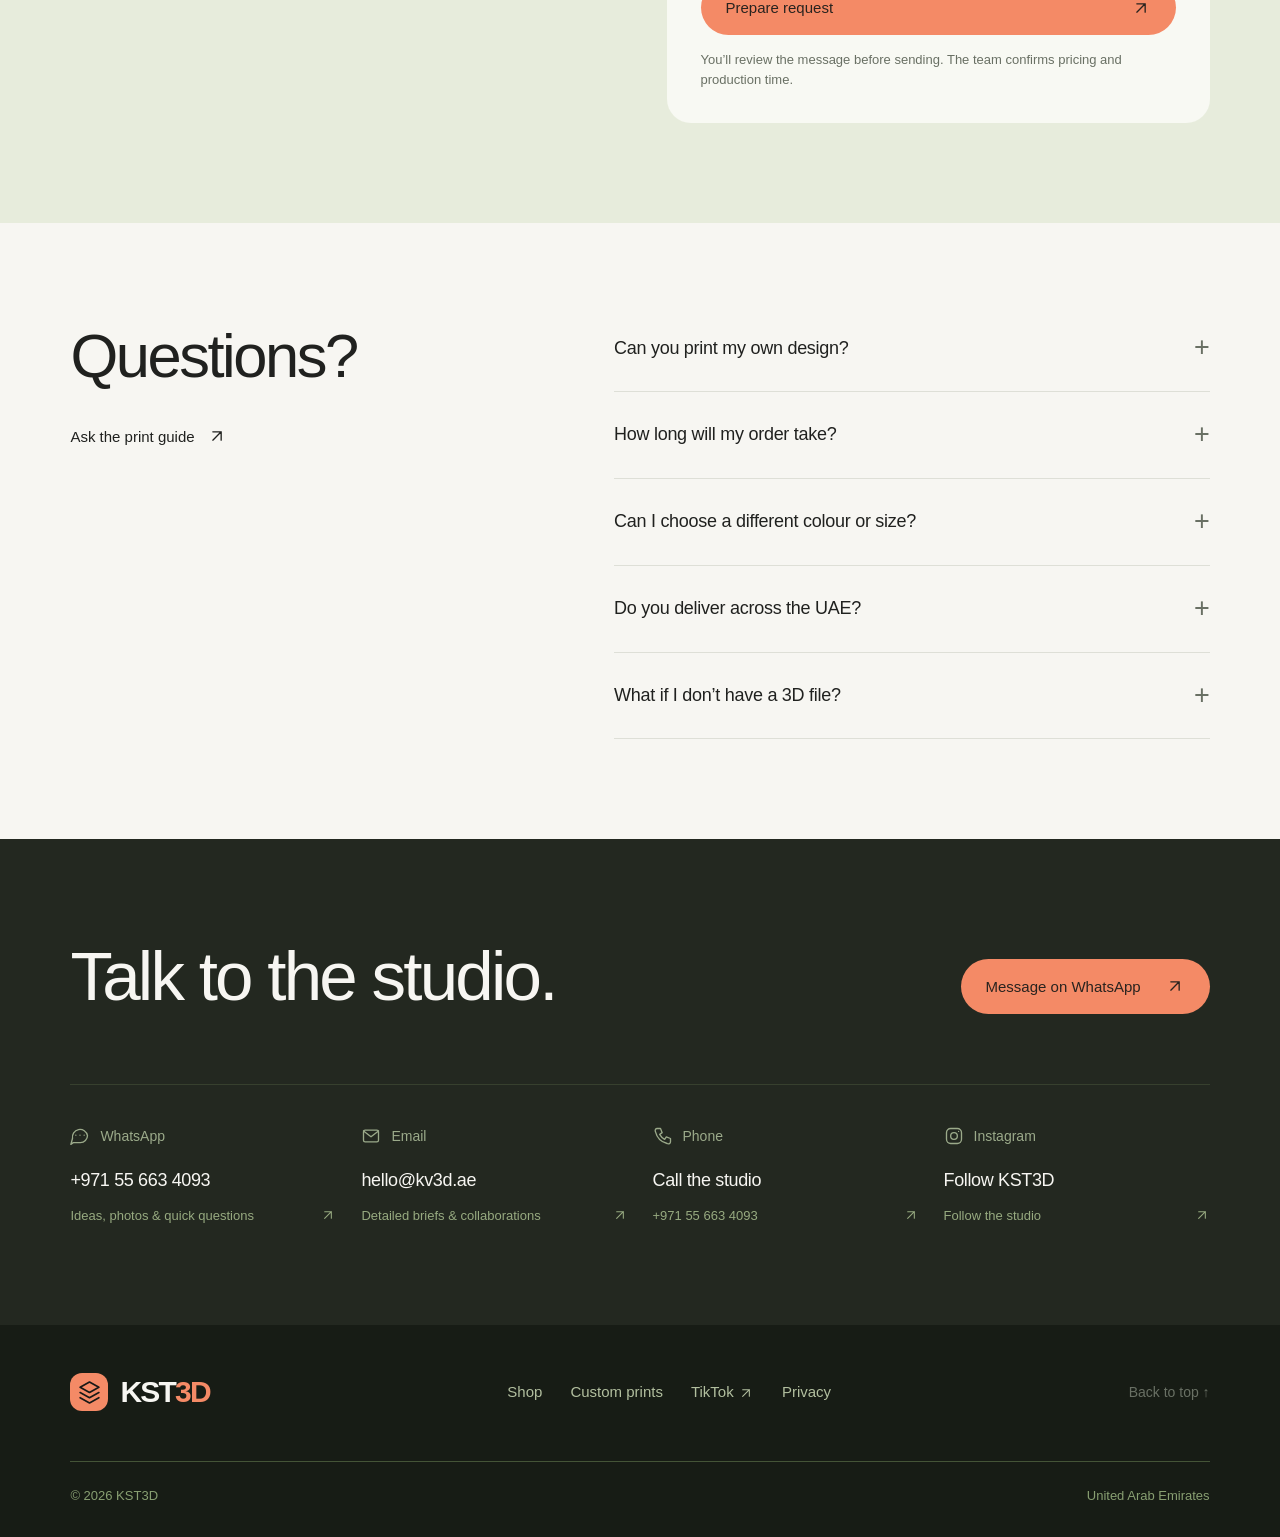
<file: products/overengineered-mechanical-hand-v2/index.html>
<!doctype html>
<html lang="en">
<head>
<meta charset="UTF-8"><meta name="viewport" content="width=device-width, initial-scale=1">
<meta name="theme-color" content="#171916"><meta name="description" content="Because sometimes a simple design just isn&#39;t enough. 😂⚙️ The Overengineered Mechanical Hand V2 is packed with detailed moving components, creating a fascinating mechanical object that&#39;s just as fun to interact with as it is to display.">
<title>Overengineered Mechanical Hand V2 — KST3D</title>
<link rel="preconnect" href="https://cdn.fontshare.com" crossorigin>
<link rel="icon" href="/favicon.svg" type="image/svg+xml">


  <script type="module" crossorigin src="/assets/studio.6aa205ae5d34.js"></script>
  <link rel="stylesheet" crossorigin href="/assets/index.a7d0ceed3031.css">
</head><body><div id="app"></div></body>
</html>
</file>
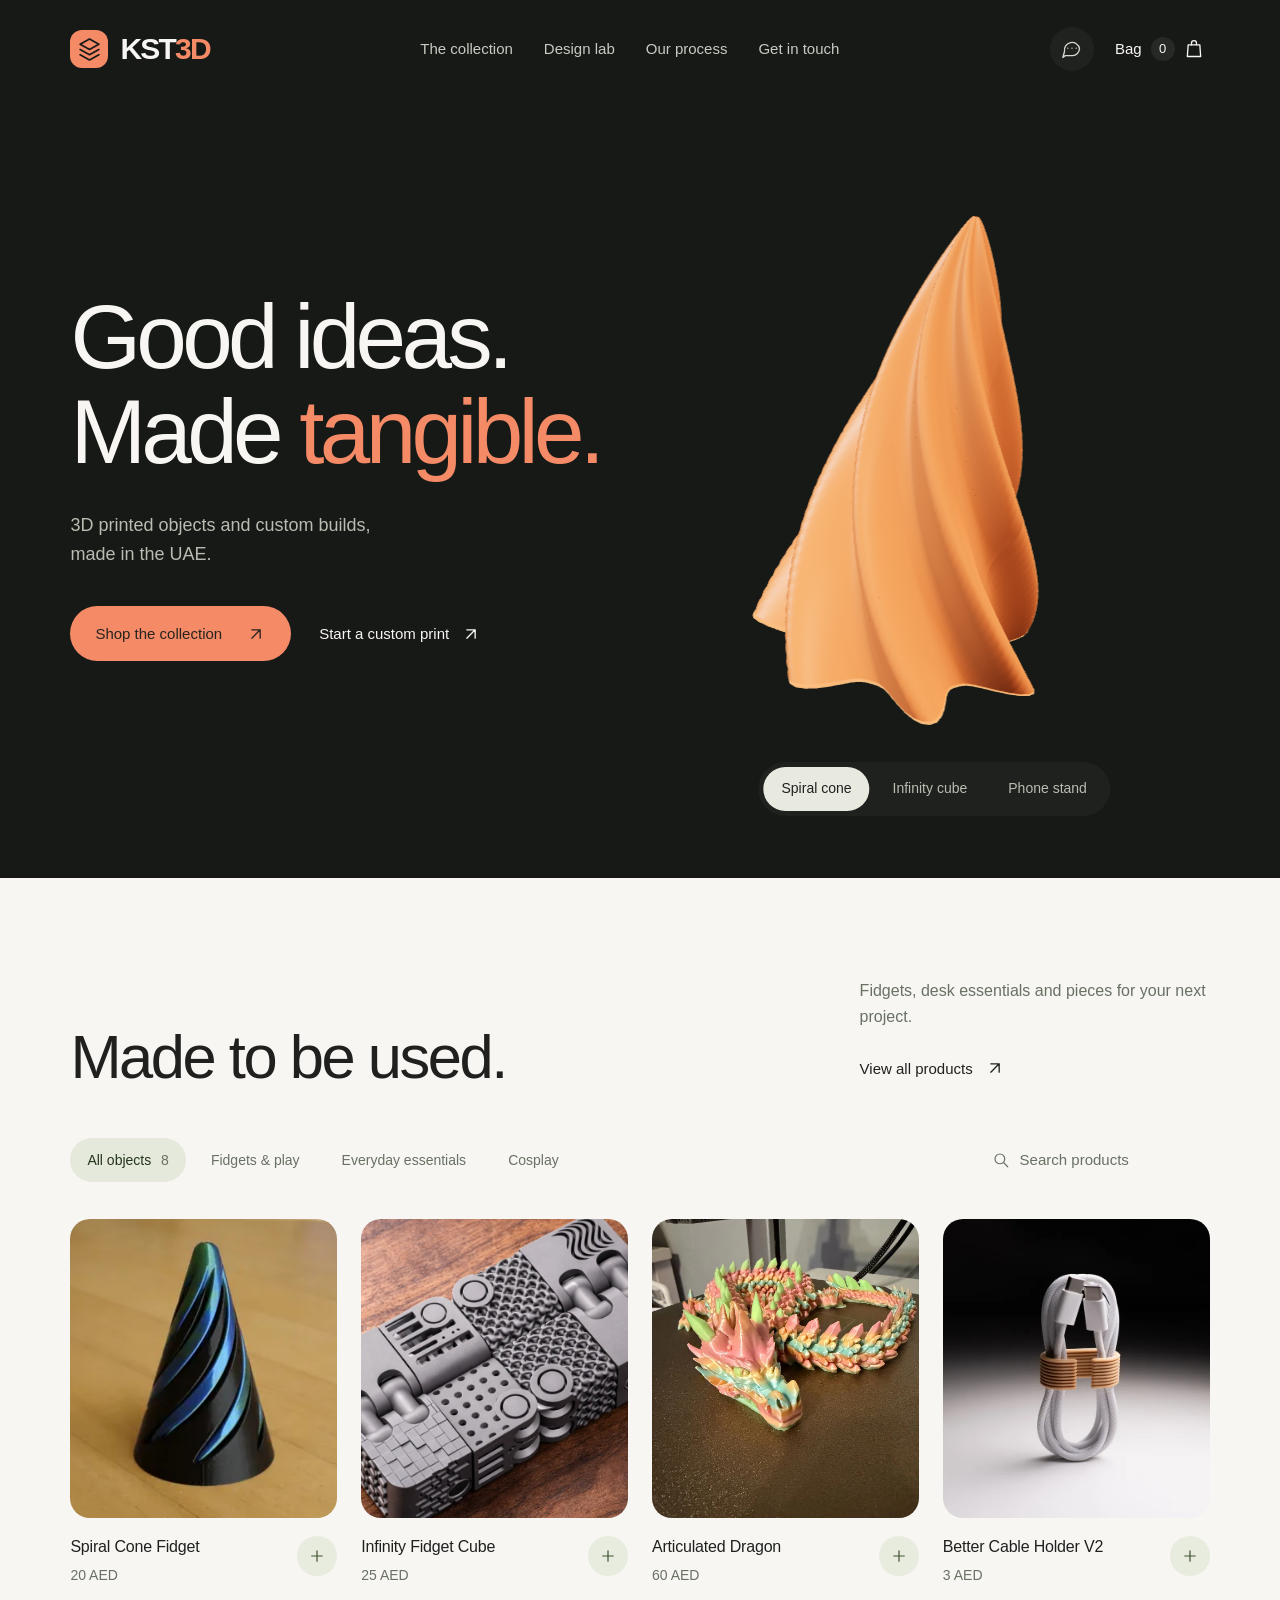
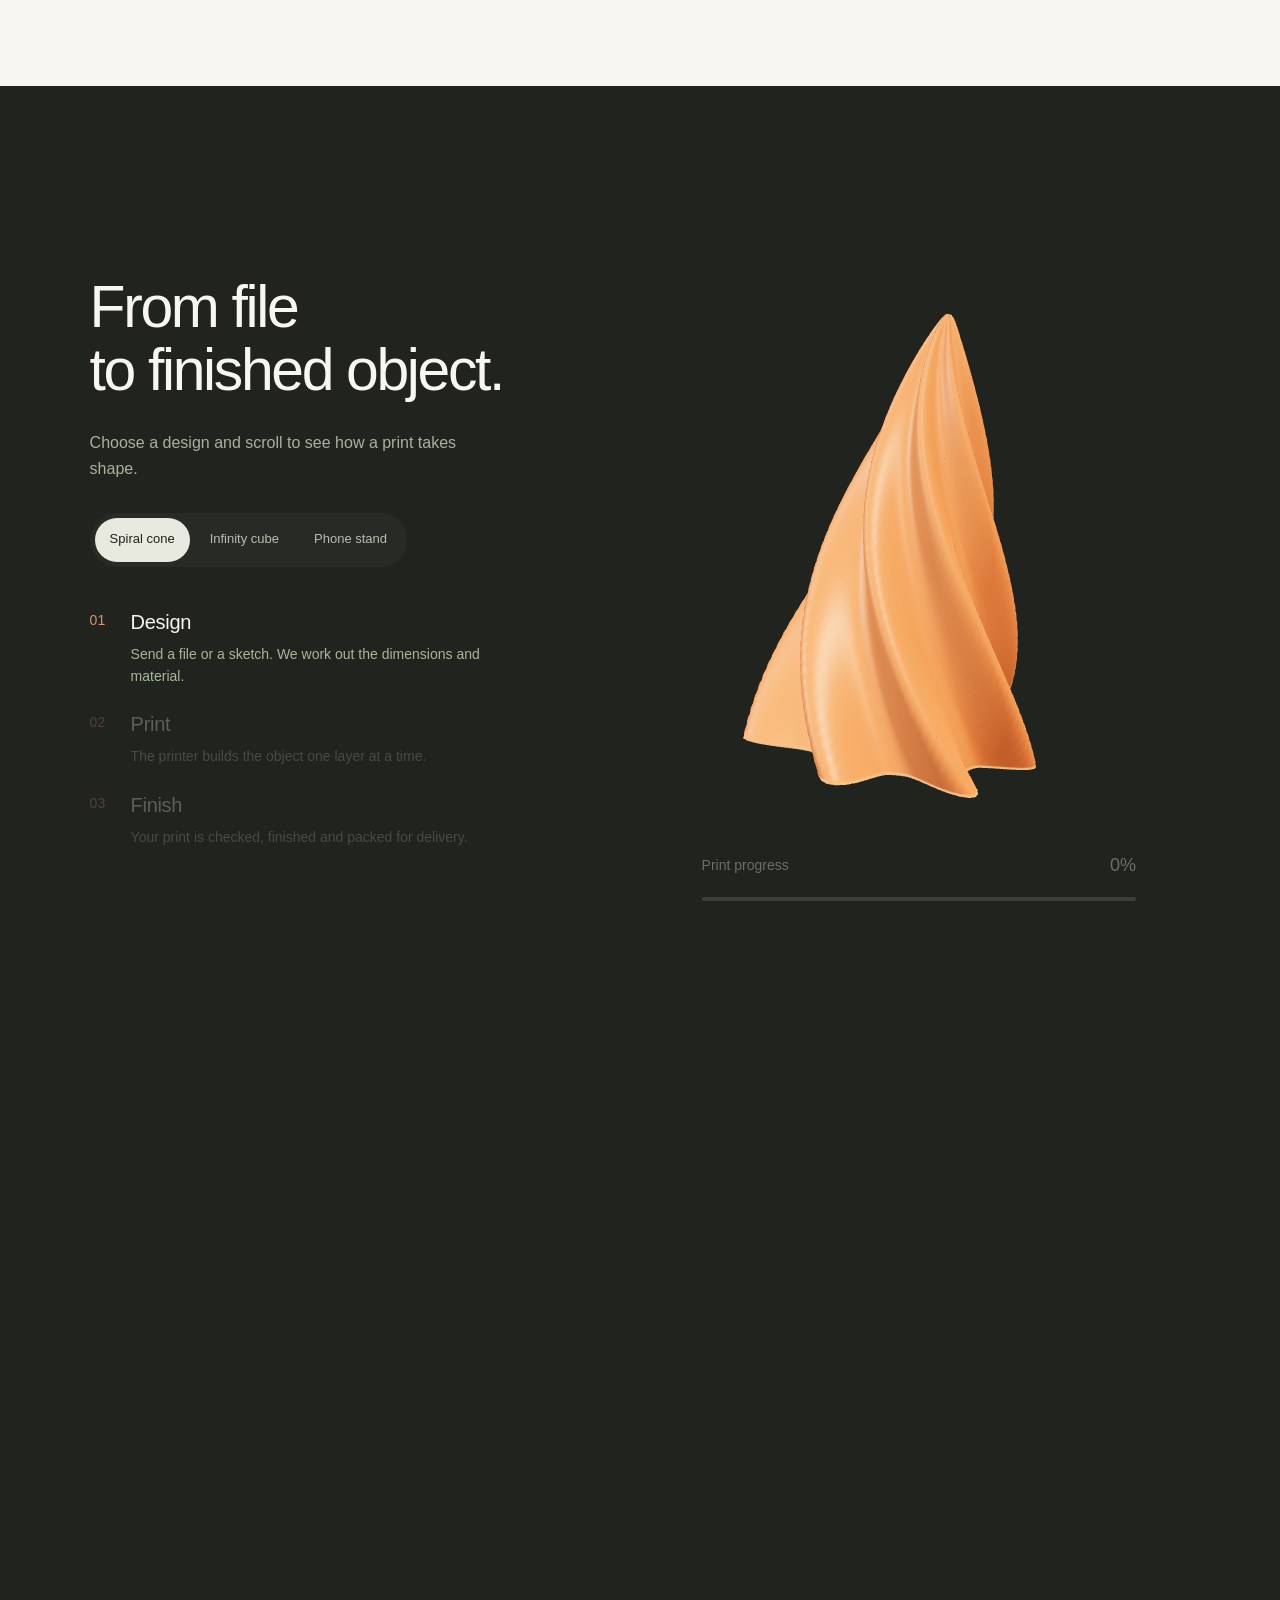
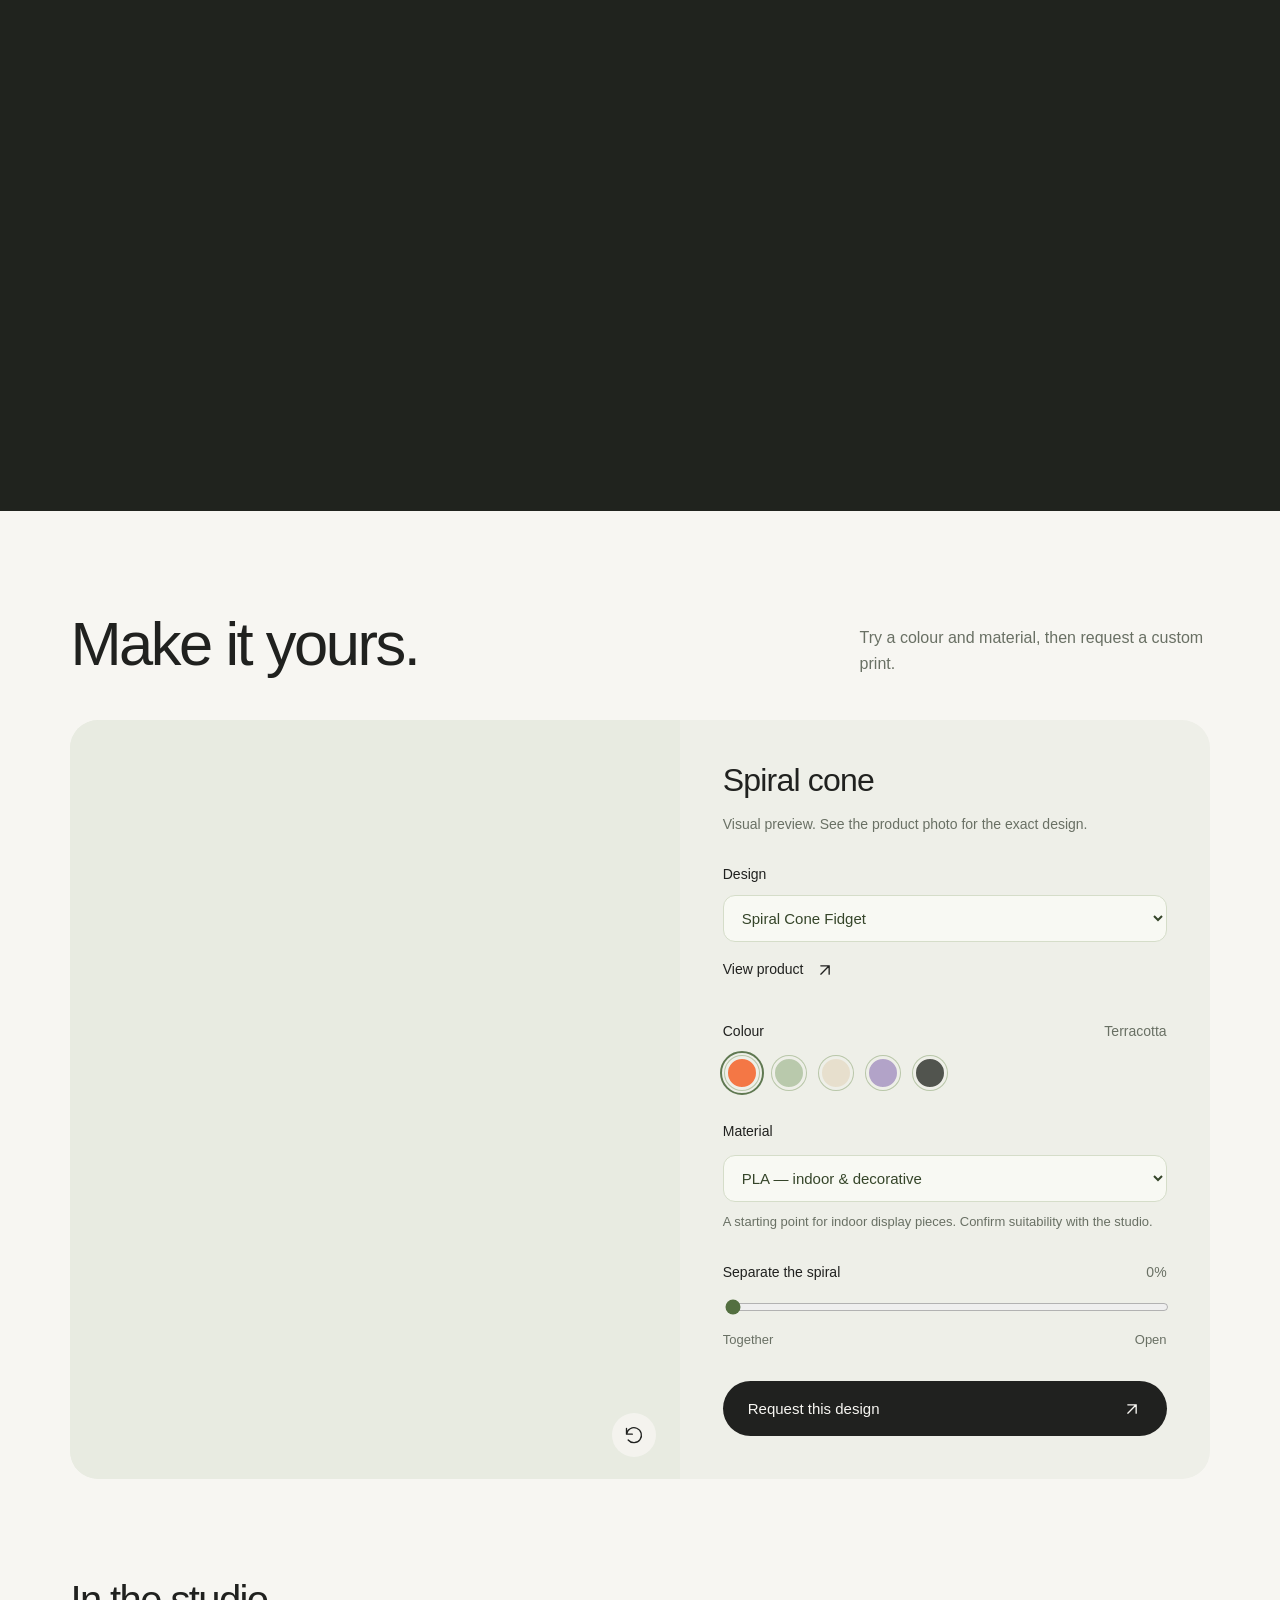
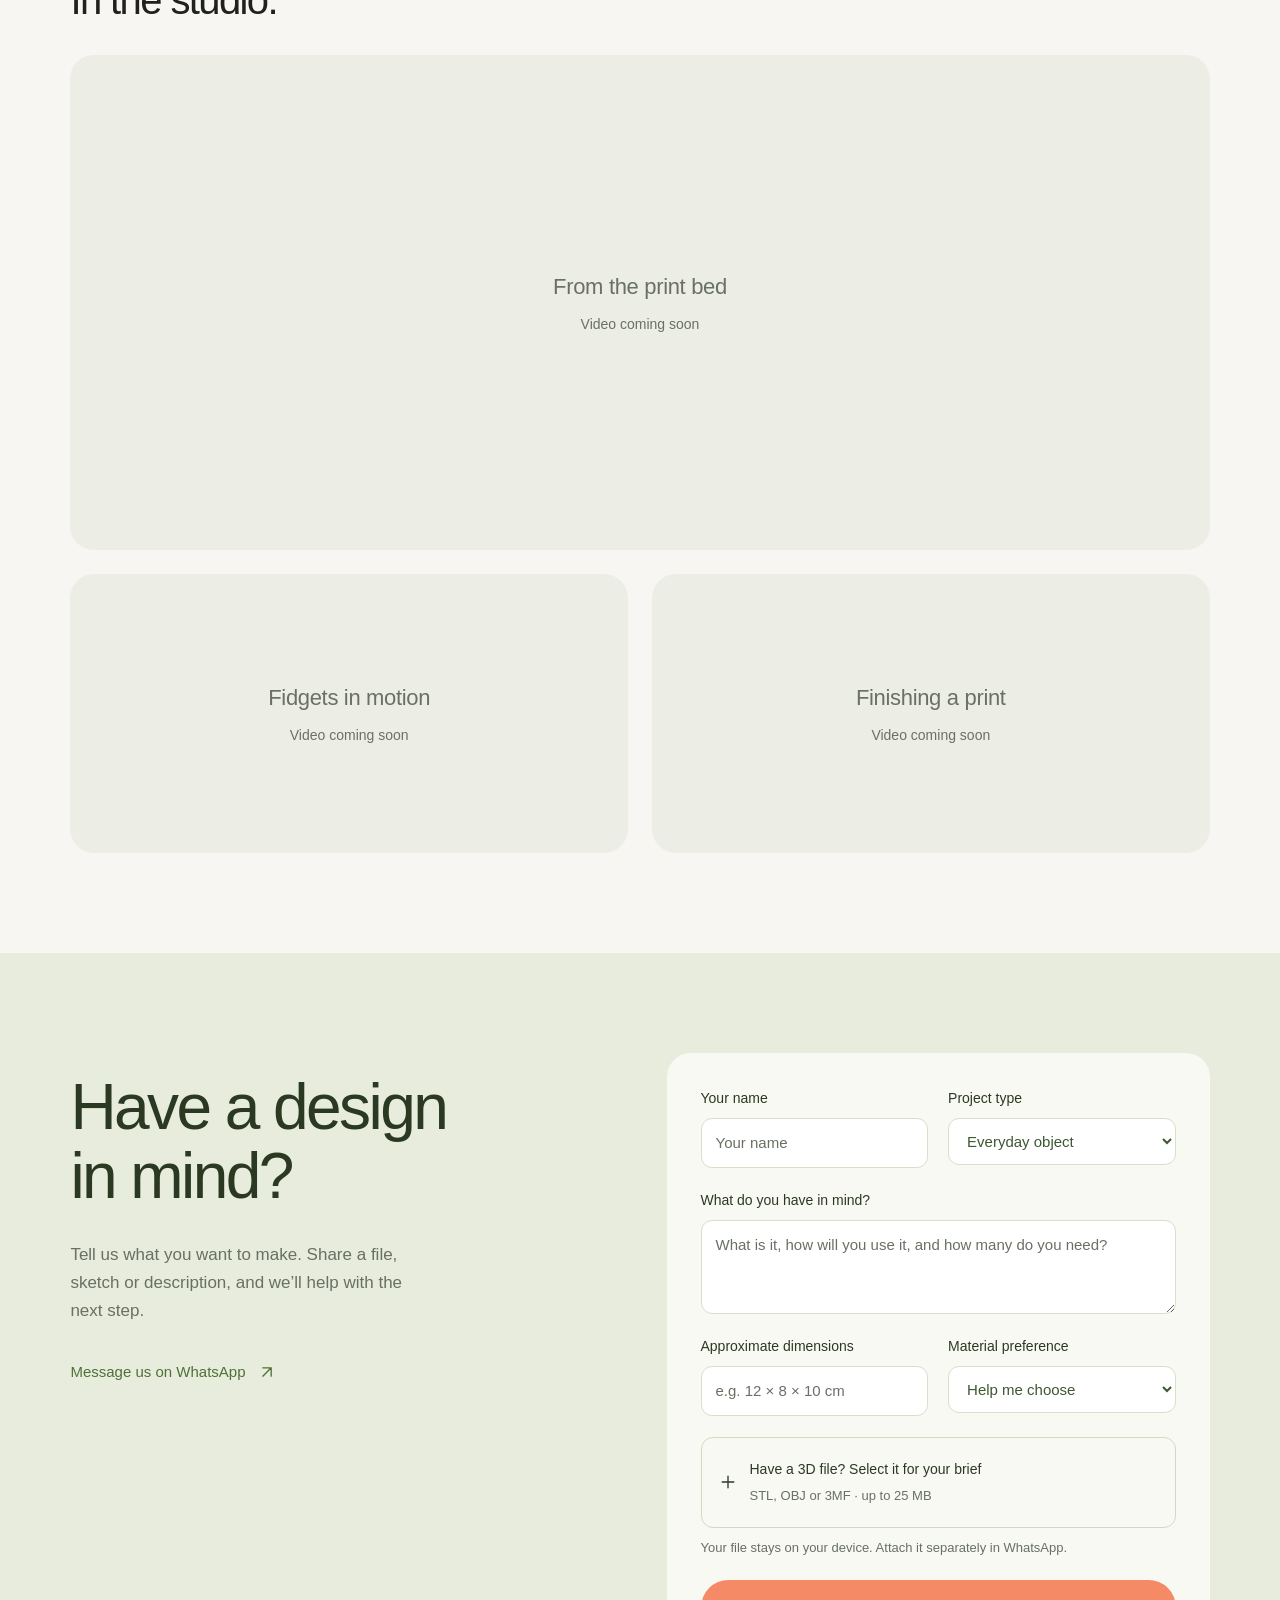
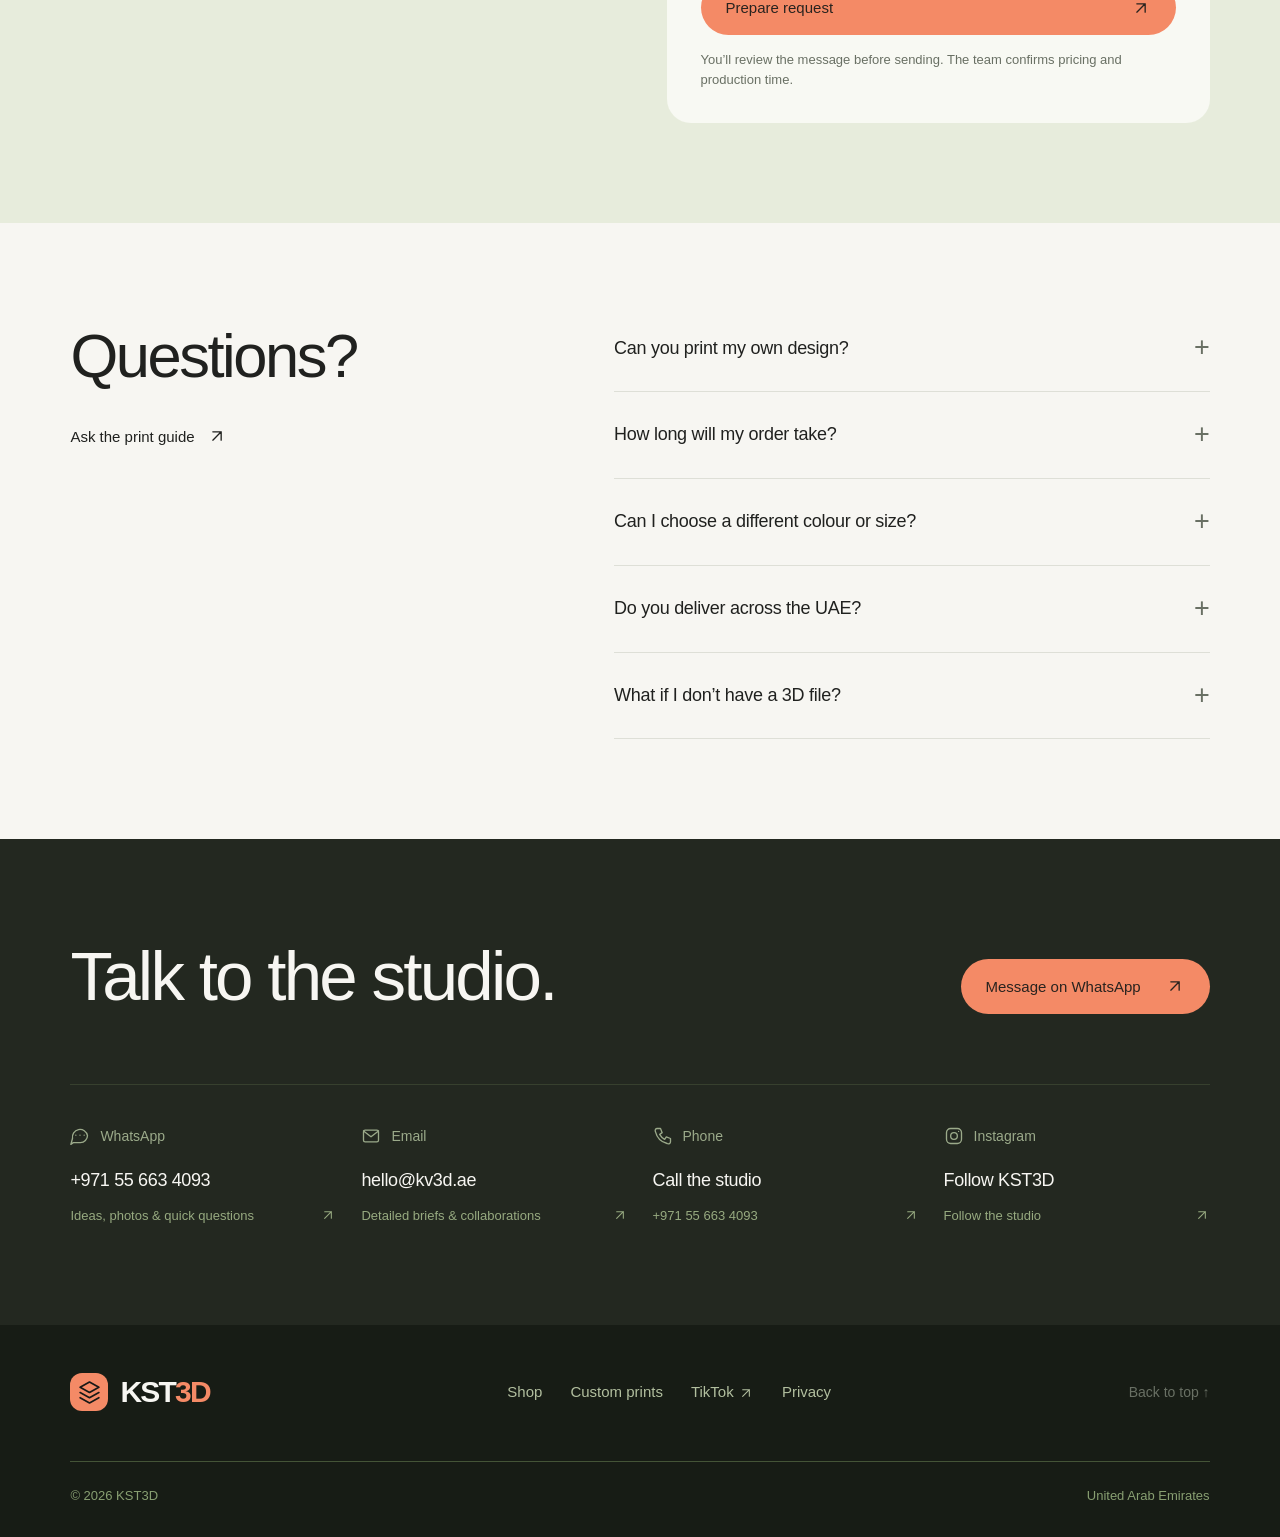
<file: products/spiral-cone-fidget/index.html>
<!doctype html>
<html lang="en">
<head>
<meta charset="UTF-8"><meta name="viewport" content="width=device-width, initial-scale=1">
<meta name="theme-color" content="#171916"><meta name="description" content="A satisfying spiral design made for hands-on movement. 🌀 Twist and interact with the shape whenever you need a fun desk companion or pocket fidget.">
<title>Spiral Cone Fidget — KST3D</title>
<link rel="preconnect" href="https://cdn.fontshare.com" crossorigin>
<link rel="icon" href="/favicon.svg" type="image/svg+xml">


  <script type="module" crossorigin src="/assets/studio.6aa205ae5d34.js"></script>
  <link rel="stylesheet" crossorigin href="/assets/index.a7d0ceed3031.css">
</head><body><div id="app"></div></body>
</html>
</file>
<file: assets/index.a7d0ceed3031.css>
@font-face{font-family:Switzer;src:url(https://cdn.fontshare.com/wf/BLNB4FAQFNK56DWWNF7PMGTCOTZHOEII/ST3WKSSDMBK2MIQQO3MAVYWLF4FTOLFV/6IN5WOLRCYP4G4MOCOHOMXNON6Q7MDAR.woff2) format("woff2");font-style:normal;font-weight:400;font-display:swap}@font-face{font-family:Switzer;src:url(https://cdn.fontshare.com/wf/OYB4CXKJQXKTNSLJMTDQOIVUL2V5EL7S/WYO2P7DQVV5RNXGMCUO2HL4RJP4VFUAS/6XPIMU23OJVRY676OG5YVJMWEHWICATX.woff2) format("woff2");font-style:normal;font-weight:500;font-display:swap}@font-face{font-family:Switzer;src:url(https://cdn.fontshare.com/wf/5SZVFDB7V52TI6ULVC6J3WQZQCIZVDV5/ODYPSTCUDMKSTYIPTV4CLQ7URIK7XYBJ/YS3VPNVO4B3TOJMEXDGFZQ4TLZGGSRZC.woff2) format("woff2");font-style:normal;font-weight:600;font-display:swap}:root{--ink:#20211f;--dark:#171917;--paper:#f7f6f2;--orange:#f48a66;--muted:#74766f;--line:#dedfd7;--font:Switzer,"Helvetica Neue",Helvetica,Arial,sans-serif;--display:var(--font);font-family:var(--font);color:var(--paper);background:var(--dark);font-synthesis:none;scroll-behavior:smooth;scroll-padding-top:110px;-webkit-font-smoothing:antialiased}*{box-sizing:border-box}body{margin:0;font-size:16px;line-height:1.6}h1,h2,h3,p{margin:0}h1,h2,h3{font-weight:400;line-height:1.08;letter-spacing:-.04em}h1{font-size:clamp(60px,7.1vw,104px)}h2{font-size:clamp(40px,4.8vw,68px)}h3{font-size:28px;letter-spacing:-.025em}em{font-style:normal;color:var(--orange)}a{color:inherit;text-decoration:none}button,input,textarea,select{font:inherit}button{color:inherit;background:none;border:0;cursor:pointer}button:disabled{opacity:.45;cursor:not-allowed}a,button,input,textarea,select{-webkit-tap-highlight-color:transparent}button,a{touch-action:manipulation}button:focus-visible,a:focus-visible,input:focus-visible,select:focus-visible,textarea:focus-visible,[tabindex]:focus-visible,summary:focus-visible{outline:2px solid var(--orange);outline-offset:5px}svg{vertical-align:middle;flex-shrink:0}button svg,a svg{width:20px;height:20px}img{max-width:100%}[hidden]{display:none!important}::selection{background:#f48a6655}.light{background:var(--paper);color:var(--ink)}.section{padding:100px max(5.5vw,24px)}.eyebrow,.mono{font:500 14px/1.5 var(--font);letter-spacing:0;text-transform:none}.status-dot{display:inline-block;width:7px;height:7px;border-radius:50%;background:var(--orange)}.button{display:inline-flex;align-items:center;justify-content:space-between;gap:24px;padding:17px 25px;min-height:54px;border-radius:999px;font-size:15px;font-weight:500;line-height:1.4;transition:background .22s,box-shadow .22s}.button:hover{box-shadow:0 5px 18px #0000000e}.orange{background:var(--orange);color:#29231f}.orange:hover{background:#ffa681}.charcoal{background:var(--ink);color:var(--paper)}.charcoal:hover{background:#363932}.outline{border:1px solid #cbcec4;color:var(--ink)}.text-link{display:inline-flex;align-items:center;gap:12px;font-size:15px;line-height:1.4;padding:12px 0}.text-link:hover{text-decoration:underline;text-underline-offset:6px}.text-link.dark{color:var(--ink)}.icon-button{display:inline-flex;align-items:center;justify-content:center;width:44px;height:44px;border-radius:50%;background:#e9ebe380;flex-shrink:0}.icon-button:hover{background:#dce1d180}.plain-button{font-size:inherit;padding:0}.sr-only{position:absolute;width:1px;height:1px;overflow:hidden;clip:rect(0,0,0,0);white-space:nowrap}.skip-link{position:fixed;top:-120px;left:20px;z-index:2000;background:var(--orange);color:var(--ink);padding:15px;border-radius:10px}.skip-link:focus{top:15px}.header{height:98px;position:sticky;top:0;z-index:30;display:flex;align-items:center;justify-content:space-between;padding:0 5.5vw;background:#171917f5;backdrop-filter:blur(20px);gap:30px}.logo{display:inline-flex;align-items:center;gap:12px;font-size:30px;font-weight:600;letter-spacing:-.06em;line-height:1}.logo-3d{color:var(--orange)}.logo-symbol{display:flex;align-items:center;justify-content:center;width:38px;height:38px;border-radius:12px;background:var(--orange);color:var(--dark)}.logo-symbol svg{width:25px;height:25px}.desktop-nav{display:flex;gap:31px;align-items:center;font-size:15px;color:#c9cbc2}.desktop-nav a{padding:12px 0;transition:color .2s}.desktop-nav a:hover{color:var(--orange)}.desktop-nav a[aria-current=page]{color:var(--ink)}.header-actions{display:flex;gap:15px;align-items:center}.cart-toggle{display:flex;align-items:center;gap:9px;font-size:15px;min-height:44px}.cart-count{display:inline-flex;align-items:center;justify-content:center;font-size:13px;background:#ffffff12;min-width:24px;height:24px;border-radius:50%}.menu-toggle{display:none}.mobile-nav{position:fixed;top:80px;left:0;right:0;z-index:29;background:var(--dark);padding:20px 24px 28px;box-shadow:0 12px 25px #0001}.mobile-nav:not([hidden]){display:grid;gap:12px}.mobile-nav a{padding:8px;font-size:18px}.page-collection,.page-product{background:var(--paper)}.page-collection .header,.page-product .header{color:var(--ink);background:#f7f6f2f5}.page-collection .desktop-nav,.page-product .desktop-nav{color:#696e62}.page-collection .cart-count,.page-product .cart-count{background:#e5e8dd}.page-collection .mobile-nav,.page-product .mobile-nav{background:var(--paper);color:var(--ink)}.hero{display:grid;grid-template-columns:1.05fr 1fr;min-height:650px;height:min(780px,calc(100svh - 98px));padding:45px 5.5vw 70px;gap:10px;overflow:hidden}.hero-copy{display:flex;flex-direction:column;justify-content:center;align-items:flex-start;position:relative;z-index:3}.hero h1{line-height:1.045;letter-spacing:-.052em;font-weight:400;white-space:nowrap}.hero-copy>p{font-size:18px;line-height:1.65;color:#b8bcb1;margin-top:31px;max-width:430px}.hero-buttons{display:flex;align-items:center;gap:28px;margin-top:36px}.hero-art{position:relative;min-width:0;margin:-10px -25px -20px}.model-host{position:absolute;inset:0;cursor:grab;touch-action:pan-y;z-index:2;outline-offset:-8px!important}.model-host:active{cursor:grabbing}.model-host canvas{display:block;width:100%;height:100%}.hero-art .model-host{inset:-15px -15px 60px}.design-picker{display:flex;align-items:center;gap:5px;padding:5px;background:#ffffff09;border-radius:999px;width:max-content;max-width:100%;position:relative;z-index:5}.design-picker button{border-radius:999px;font-size:14px;padding:11px 18px;line-height:1.4;white-space:nowrap;color:#b8beaf;min-height:44px;transition:background .24s,color .24s}.design-picker button[aria-pressed=true]{background:#e8e9df;color:var(--ink)}.design-picker button:hover{color:var(--paper);background:#ffffff14}.design-picker button[aria-pressed=true]:hover{background:#fff;color:var(--ink)}.hero-picker{position:absolute;bottom:12px;left:50%;transform:translate(-50%)}.section-heading{display:flex;justify-content:space-between;align-items:flex-end;gap:40px;margin-bottom:42px}.section-aside{max-width:350px;font-size:16px;line-height:1.65;color:#697064}.section-aside .text-link{margin-top:15px}.collection-toolbar{display:flex;justify-content:space-between;align-items:center;gap:25px;margin-bottom:32px}.filters{display:flex;gap:8px;flex-wrap:wrap}.filter{font-size:14px;border-radius:999px;padding:11px 17px;color:#697064;min-height:44px}.filter:hover{background:#eceee4}.filter.active{background:#e5e9db;color:#26341d}.filter span{margin-left:6px;color:#697064}.search-label{display:flex;align-items:center;gap:10px;padding:10px 0;color:#697064}.search-label>svg{width:18px}.search-label input{border:0;background:none;min-width:0;width:190px;font-size:15px;color:var(--ink);padding:5px 0}.search-label input::placeholder{color:#697064}.product-grid{display:grid;grid-template-columns:repeat(4,minmax(0,1fr));gap:34px 24px}.product-card{min-width:0}.product-image{display:block;position:relative;width:100%;aspect-ratio:1/1.12;background:#e8ebe1;border-radius:20px;overflow:hidden;padding:0}.product-image img{width:100%;height:100%;object-fit:cover;display:block;transition:transform .6s cubic-bezier(.2,.65,.3,1)}.product-image:hover img{transform:scale(1.035)}.product-info{display:flex;justify-content:space-between;align-items:flex-start;gap:10px;margin-top:18px}.product-name{font-size:16px;line-height:1.4;display:block;font-weight:400;letter-spacing:-.012em}.product-name:hover{text-decoration:underline;text-underline-offset:4px}.product-info p{font-size:14px;margin-top:6px;color:#697064}.quick-add{display:flex;align-items:center;justify-content:center;border-radius:50%;min-width:40px;height:40px;background:#e8ecdf;color:#3f5230}.quick-add:hover{background:#dce5cf}.quick-add svg{width:18px;height:18px}.sold-badge{position:absolute;bottom:15px;left:15px;right:15px;background:#f7f6f2f5;padding:8px 12px;border-radius:10px;font-size:13px}.process{height:225vh;min-height:1500px;background:#20231e;position:relative}.process-sticky{position:sticky;top:0;height:100svh;min-height:740px;display:grid;grid-template-columns:1fr 1.1fr;align-items:center;padding:120px 7vw 70px;gap:5vw;overflow:hidden}.process h2{font-size:clamp(42px,4.6vw,68px)}.process-intro{font-size:16px;line-height:1.65;color:#a9b29c;max-width:370px;margin-top:28px}.process-picker{margin-top:30px}.process-picker button{font-size:13px;padding:10px 15px}.process-steps{display:grid;gap:24px;margin-top:42px}.process-step{display:flex;gap:20px;align-items:flex-start;opacity:.28;transition:opacity .4s}.process-step.active{opacity:1}.process-step>span{font-size:14px;color:#d6946f;line-height:1.7;min-width:21px}.process-step h3{font-size:20px;letter-spacing:-.015em;line-height:1.35}.process-step p{font-size:14px;color:#a9b799;line-height:1.6;max-width:360px;margin-top:7px}.process-art{position:relative;height:100%;max-height:680px;min-height:480px}.process-art .model-host{inset:0 -20px 55px}.print-progress{position:absolute;bottom:0;left:10%;right:10%;display:flex;align-items:center;justify-content:space-between;flex-wrap:wrap;gap:18px;color:#697064}.print-progress>span{font-size:14px}.print-progress>strong{font-size:18px;font-weight:400;color:#697064}.print-progress>div{width:100%;height:4px;background:#a8bb9433;border-radius:999px;overflow:hidden}.print-progress i{height:100%;width:100%;transform:scaleX(0);transform-origin:left;display:block;background:#e8ae8b;border-radius:999px}.lab-layout{display:grid;grid-template-columns:1.15fr 1fr;gap:0;border-radius:28px;overflow:hidden;background:#eeefe8}.lab-canvas-wrap{position:relative;min-height:640px;background:#e8ebe1}.lab-canvas-wrap .model-host{inset:30px 20px 65px}.lab-tools{position:absolute;bottom:22px;right:24px;z-index:5}.lab-tools .icon-button{background:#f7f6f2cc}.lab-controls{padding:43px;min-width:0}.lab-controls h3{font-size:32px}.lab-controls>p{font-size:14px;line-height:1.6;color:#697064;margin-top:16px;max-width:370px}.lab-design-label{display:block;font-size:14px;margin:27px 0 10px;font-weight:500}.lab-controls select{width:100%;border:1px solid #d5ddc9;background:#f8f9f3;border-radius:12px;padding:13px 14px;font-size:15px;color:#354529}.lab-controls>#lab-product-link{font-size:14px;margin-top:6px}.control-group{margin-top:28px}.control-label{display:flex;align-items:center;justify-content:space-between;gap:12px;font-size:14px;margin-bottom:12px}.control-label>label{font-weight:500}.control-label>span,.control-label>output{color:#697064}.swatches{display:flex;gap:13px;padding:2px}.swatch{border-radius:50%;width:34px;height:34px;position:relative;background:var(--swatch);border:3px solid #eeefe8;box-shadow:0 0 0 1px #b8c6a8;outline:2px solid transparent;outline-offset:3px}.swatch.selected{outline-color:#5f7851}.control-note{display:block;font-size:13px;line-height:1.6;color:#697064;margin-top:10px}.lab-controls input[type=range]{width:100%;height:20px;accent-color:#536f40;cursor:pointer}.range-labels{display:flex;justify-content:space-between;font-size:13px;color:#697064;margin-top:5px}.lab-controls>.button{width:100%;margin-top:31px}.films{padding-top:0}.film-heading{margin-bottom:32px}.film-heading h2{font-size:40px}.video-slot{position:relative;aspect-ratio:2.3;background:#eceee6;border-radius:24px;overflow:hidden;display:flex;align-items:center;justify-content:center;text-align:center;color:#697064;min-height:170px}.video-slot p{font-size:22px;font-weight:400;letter-spacing:-.015em}.video-status{display:block;font-size:14px;color:#697064;margin-top:9px}.film-duo{display:grid;grid-template-columns:1fr 1fr;gap:24px;margin-top:24px}.film-duo .video-slot{aspect-ratio:2}.video-slot video{display:block;width:100%;height:100%;object-fit:contain}.has-video{background:#000}.custom{display:grid;grid-template-columns:1fr 1.1fr;gap:8vw;background:#e7ecdc;color:#2b3923;align-items:start}.custom-intro{padding-top:20px}.custom h2{font-size:clamp(46px,5vw,76px)}.custom-intro>p{font-size:17px;line-height:1.65;max-width:365px;margin-top:30px;color:#697064}.custom-intro>.text-link{margin-top:24px;color:#4f7138}.quote-form{background:#f8f9f3;border-radius:24px;padding:34px}.quote-form label{display:flex;flex-direction:column;gap:9px;font-size:14px;margin-bottom:21px;font-weight:500;min-width:0}.form-row{display:grid;grid-template-columns:1fr 1fr;gap:20px}.quote-form input,.quote-form select,.quote-form textarea{padding:13px 14px;border-radius:11px;width:100%;min-width:0;background:#fff;border:1px solid #d6e0ca;color:#3e5730;font-size:15px;font-weight:400;line-height:1.45}.quote-form input::placeholder,.quote-form textarea::placeholder{color:#697064}.quote-form textarea{resize:vertical}.quote-form .file-label{border:1px solid #cfdbc1;border-radius:12px;padding:20px 16px;position:relative;flex-direction:row;align-items:center;gap:12px;margin-bottom:10px;cursor:pointer;font-weight:400;font-size:14px}.file-label small{display:block;font-size:13px;color:#697064;margin-top:6px}.file-label input{position:absolute;inset:0;opacity:0;cursor:pointer}.file-label:focus-within{outline:2px solid var(--orange);outline-offset:4px}.file-note{font-size:13px;line-height:1.5;color:#697064;margin-bottom:23px}.quote-form>.button{width:100%}.form-note{font-size:13px;line-height:1.5;color:#697064;margin-top:15px}.quote-form #quote-result{margin-top:24px;padding:23px;background:#e8eedf;border-radius:16px}.quote-form #quote-result strong{font-size:17px;font-weight:500}#quote-result p{font-size:14px;line-height:1.6;margin-top:12px}#quote-result pre{white-space:pre-wrap;overflow-wrap:anywhere;font:14px/1.65 var(--font)}#quote-result .button{width:100%;margin-top:13px}.faq{display:grid;grid-template-columns:1fr 1.35fr;gap:8vw}.faq .text-link{margin-top:24px}.faq-list details{border-bottom:1px solid var(--line);padding:24px 0}.faq-list details:first-child{padding-top:6px}.faq-list summary{display:flex;align-items:center;justify-content:space-between;gap:25px;font-size:18px;line-height:1.4;list-style:none;cursor:pointer;letter-spacing:-.015em}.faq-list summary::-webkit-details-marker{display:none}.faq-list summary span{font-size:27px;font-weight:400;color:#697064;transition:transform .2s}.faq-list details[open] summary span{transform:rotate(45deg)}.faq-list p{font-size:15px;line-height:1.7;color:#697064;margin-top:17px;max-width:540px}.contact{background:#232820}.contact-top{display:flex;justify-content:space-between;align-items:flex-end;gap:40px}.contact h2{max-width:650px;font-size:clamp(46px,5.4vw,78px)}.contact-top>.button{flex-shrink:0}.contact-grid{display:grid;grid-template-columns:repeat(4,minmax(0,1fr));gap:25px;margin-top:70px;padding-top:40px;border-top:1px solid #62714d55}.contact-grid>a{min-width:0}.contact-grid>a>span{display:flex;align-items:center;gap:10px;color:#9baa8a;font-size:14px}.contact-grid strong{display:block;font-size:18px;line-height:1.45;font-weight:400;letter-spacing:-.02em;margin-top:20px;overflow-wrap:anywhere}.contact-grid small{display:flex;align-items:center;gap:12px;justify-content:space-between;font-size:13px;line-height:1.5;color:#97aa80;margin-top:12px}.contact-grid small svg{width:16px}.contact-grid a:hover strong{color:var(--orange)}.footer{padding:48px 5.5vw 30px;background:#171c15}.footer-top{display:flex;align-items:center;gap:40px;justify-content:space-between}.footer-top>div{display:flex;gap:28px;align-items:center;font-size:15px;color:#b2bf9f}.footer-top>div svg{width:16px}.back-top{font-size:14px;color:#697064}.footer-bottom{display:flex;justify-content:space-between;gap:20px;margin-top:50px;padding-top:24px;border-top:1px solid #445437;font-size:13px;color:#889f72}.breadcrumbs{display:flex;align-items:center;gap:12px;flex-wrap:wrap;color:#697064;font-size:13px;line-height:1.5}.breadcrumbs a:hover{color:var(--ink);text-decoration:underline;text-underline-offset:4px}.breadcrumbs [aria-current]{color:#5a6a4c}.page-collection .header{border-bottom:1px solid var(--line)}.collection-page.section{padding-top:32px;padding-bottom:90px;min-height:calc(100svh - 98px)}.collection-tabs{display:flex;gap:10px;flex-wrap:wrap}.collection-tabs button{min-height:48px;padding:11px 23px;border:1px solid var(--line);border-radius:999px;font-size:15px;font-weight:500;line-height:1.5;transition:background .2s,color .2s,border-color .2s}.collection-tabs button:hover{background:#eeede7;border-color:#bfc2b8}.collection-tabs button.active{background:var(--ink);border-color:var(--ink);color:var(--paper)}.collection-bar{display:flex;align-items:center;justify-content:space-between;gap:16px;margin-top:28px;padding-bottom:24px;border-bottom:1px solid var(--line);color:#697064;font-size:14px}.collection-sort{display:flex;align-items:center;gap:12px;white-space:nowrap}.collection-sort select{min-height:44px;padding:9px 37px 9px 18px;width:194px;border:1px solid var(--line);border-radius:999px;font-size:14px;line-height:1.5;color:var(--ink);background-color:#fcfbf8;appearance:none;background-image:url("data:image/svg+xml,%3Csvg xmlns='http://www.w3.org/2000/svg' width='16' height='16' viewBox='0 0 24 24' fill='none' stroke='%2320211f' stroke-width='1.5' stroke-linecap='round' stroke-linejoin='round'%3E%3Cpath d='m6 9 6 6 6-6'/%3E%3C/svg%3E");background-repeat:no-repeat;background-position:right 15px center;cursor:pointer}.collection-page .product-grid{grid-template-columns:repeat(4,minmax(0,1fr));gap:38px 24px;margin-top:28px}.collection-page .product-image{aspect-ratio:1;border-radius:22px}.collection-page .product-info{display:block;position:relative;margin-top:19px;padding:0}.collection-page .product-name{font-size:17px;font-weight:500;line-height:1.4;min-height:0;padding:0}.collection-page .product-info p{font-size:15px;line-height:1.5;margin-top:7px;padding:0;color:#697064}.collection-page .quick-add{position:absolute;right:12px;top:-48px;bottom:auto;width:48px;min-width:48px;height:48px;background:var(--paper);border:1px solid #e5e4dd;box-shadow:0 5px 14px #24291d12}.collection-page .quick-add:hover{background:var(--ink);border-color:var(--ink);color:var(--paper)}.collection-page .quick-add svg{width:20px;height:20px}@media(min-width:761px)and (max-width:1100px){.collection-page .product-grid{gap:34px 18px}.collection-page .product-name{font-size:16px}}@media(max-width:760px){.collection-page.section{padding:24px 24px 60px;min-height:calc(100svh - 80px)}.collection-tabs{gap:7px;flex-wrap:nowrap;overflow-x:auto;scrollbar-width:none;margin:-5px -24px;padding:5px 24px}.collection-tabs button{min-height:44px;padding:10px 16px;font-size:14px;flex-shrink:0}.collection-bar{margin-top:24px;padding-bottom:20px;gap:12px;font-size:14px}.collection-sort{gap:0;font-size:0}.collection-sort select{font-size:14px;width:178px;padding-left:15px}.collection-page .product-grid{grid-template-columns:repeat(2,minmax(0,1fr));gap:28px 16px;margin-top:24px}.collection-page .product-image{border-radius:17px}.collection-page .product-info{margin-top:19px}.collection-page .product-name{font-size:15px;line-height:1.4}.collection-page .product-info p{font-size:14px;margin-top:6px}.collection-page .quick-add{width:44px;min-width:44px;height:44px;right:8px;top:-46px}}.product-page{padding-top:25px}.product-page>.breadcrumbs{margin-bottom:32px}.pdp-layout{display:grid;grid-template-columns:minmax(0,1.12fr) minmax(0,1fr);gap:6vw;align-items:start}.pdp-gallery{position:sticky;top:120px}.gallery-stage{position:relative;aspect-ratio:1/1.05;background:#e9ece3;border-radius:24px;overflow:hidden}.pdp-photo{display:block;width:100%;height:100%;padding:0;cursor:zoom-in}.pdp-photo>img{display:block;width:100%;height:100%;object-fit:cover}.zoom-hint{display:flex;align-items:center;justify-content:center;width:44px;height:44px;border-radius:50%;background:#f8f9f3ed;position:absolute;bottom:20px;right:20px;color:#4f6b39}.pdp-model-note{position:absolute;bottom:20px;left:24px;right:24px;text-align:center;font-size:13px;line-height:1.5;color:#697064;z-index:4;pointer-events:none}.gallery-bottom{margin-top:16px}.gallery-tabs{display:flex;gap:8px}.gallery-tabs>button{display:flex;align-items:center;gap:9px;padding:9px 16px;min-height:49px;border-radius:99px;background:#ebefe3;font-size:14px;color:#697064}.gallery-tabs>button.active{background:#dce5d0;color:#3b5927}.gallery-tabs img{width:28px;height:28px;object-fit:cover;border-radius:50%}.gallery-tabs svg{width:18px}.pdp-details{padding-top:12px}.product-type{display:inline-block;font-size:14px;color:#697064}.pdp-details h1{font-size:clamp(38px,4vw,57px);line-height:1.06;margin:18px 0 26px;white-space:normal}.pdp-price-line{display:flex;align-items:center;justify-content:space-between;gap:15px}.pdp-price-line>strong{font-size:25px;font-weight:400;letter-spacing:-.02em}.pdp-availability{font-size:13px;color:#697064;display:flex;align-items:center;gap:6px;line-height:1.4}.pdp-availability .status-dot{background:#8fa474;width:6px;height:6px}.pdp-availability.unavailable{color:#697064}.pdp-availability.unavailable .status-dot{background:#a58e7b}.pdp-description{font-size:16px;line-height:1.65;color:#697064;margin:26px 0 30px}.pdp-options{border-top:1px solid var(--line);padding-top:25px}.pdp-option-label{display:flex;align-items:center;justify-content:space-between;gap:20px;font-size:15px;margin-bottom:13px}.pdp-option-label>span{font-size:14px;color:#697064}.finish-choice{display:inline-flex;align-items:center;gap:9px;font-size:14px;background:#e7eddd;padding:12px 17px;border-radius:12px;color:#697064}.finish-choice svg{width:16px}.pdp-options>select{width:100%;padding:14px 15px;border:1px solid #d2dec5;border-radius:12px;background:#fff;color:var(--ink);font-size:15px}.custom-colour-link{display:flex;align-items:center;gap:8px;font-size:14px;color:#697064;margin-top:17px;line-height:1.4}.custom-colour-link svg{width:16px}.pdp-buy-row{display:flex;align-items:stretch;gap:14px;margin-top:28px}.pdp-buy-row>.button{flex:1;justify-content:center;gap:14px}.pdp-quantity{display:flex;align-items:center;border:1px solid #ccdabe;border-radius:999px;overflow:hidden}.pdp-quantity>button{width:39px;align-self:stretch;font-size:18px}.pdp-quantity input{width:33px;background:none;border:0;color:var(--ink);font-size:16px;padding:0;text-align:center;appearance:textfield;-moz-appearance:textfield}.pdp-quantity input::-webkit-inner-spin-button{-webkit-appearance:none}.pdp-delivery-note{display:flex;align-items:flex-start;gap:9px;font-size:13px;line-height:1.6;color:#697064;margin:19px 0 24px}.pdp-delivery-note svg{width:18px;flex-shrink:0}.pdp-question{display:flex;align-items:center;gap:10px;border-radius:14px;padding:16px;background:#e9eee1;font-size:14px;color:#697064}.pdp-question svg{width:18px}.pdp-question svg:last-child{margin-left:auto}.pdp-accordions{margin-top:22px}.pdp-accordions details{border-bottom:1px solid var(--line);padding:22px 0}.pdp-accordions summary{display:flex;align-items:center;justify-content:space-between;gap:20px;font-size:16px;cursor:pointer;list-style:none;line-height:1.5}.pdp-accordions summary::-webkit-details-marker{display:none}.pdp-accordions summary svg{width:16px}.pdp-accordions details[open] summary svg{transform:rotate(45deg)}.pdp-accordions p{font-size:14px;line-height:1.65;color:#697064;margin-top:14px}.pdp-related{border-top:1px solid var(--line);margin-top:85px;padding-top:65px}.pdp-related h2{font-size:46px}.photo-dialog{width:min(850px,94vw);max-height:92svh;background:#e9ece2}.photo-dialog>img{display:block;width:100%;max-height:90svh;object-fit:contain}.sticky-purchase{position:fixed;bottom:0;left:0;right:0;z-index:35;display:flex;align-items:center;justify-content:space-between;gap:24px;padding:16px 5.5vw;background:#f7f6f2f5;backdrop-filter:blur(20px);border-top:1px solid var(--line)}.sticky-purchase>div{display:flex;align-items:center;gap:28px;min-width:0}.sticky-purchase strong{font-size:16px;font-weight:400}.sticky-price{font-size:15px;color:#697064}.sticky-purchase .button{font-size:14px;min-height:47px;padding:13px 25px}.missing-product h1{font-size:56px}.missing-product p{margin-top:20px}.missing-product .button{margin-top:25px}dialog{padding:0;border:0;color:var(--ink);background:var(--paper);border-radius:24px;box-shadow:0 25px 100px #0003}dialog::backdrop{background:#10180fcc;backdrop-filter:blur(5px)}.modal-open{overflow:hidden}.close-dialog{position:absolute;right:20px;top:20px;z-index:8;background:#f7f6f2dd}.drawer{margin:0 0 0 auto;width:510px;max-width:100vw;height:100svh;max-height:100svh;border-radius:26px 0 0 26px;overflow:hidden;background:#fafaf5;display:none}.drawer[open]{display:flex;flex-direction:column}.drawer-head{display:flex;align-items:center;justify-content:space-between;gap:20px;padding:30px;border-bottom:1px solid #e1e8d8;flex-shrink:0}.drawer-head h2{font-size:33px;display:flex;align-items:center;gap:12px}.drawer-head .cart-count{background:#e6eedc;font-size:14px;min-width:27px;height:27px;letter-spacing:0}.drawer-head .close-dialog{position:static}.cart-feedback{padding:17px 30px;display:flex;align-items:center;gap:12px;background:#e8efdf;color:#697064;font-size:13px;flex-shrink:0}.cart-feedback>span{display:grid;gap:3px}.cart-feedback strong{font-size:14px;font-weight:500;color:#486934}.cart-feedback svg{width:20px}.cart-scroll{flex:1;min-height:0;overflow-y:auto;padding:0 30px 30px;overscroll-behavior:contain}.cart-item{display:flex;align-items:center;gap:17px;padding:25px 0;border-bottom:1px solid #e0e8d5}.cart-item>div{flex:1;min-width:0}.cart-item-image{width:88px;flex-shrink:0;display:block}.cart-item-image>img{display:block;width:88px;height:105px;object-fit:cover;border-radius:12px}.cart-line-top{display:flex;justify-content:space-between;align-items:flex-start;gap:10px}.cart-line-top>a{font-size:15px;line-height:1.45}.cart-line-top>a:hover{text-decoration:underline;text-underline-offset:4px}.cart-line-top .remove-item{width:28px;height:28px;background:none;color:#697064;margin-right:-6px}.remove-item svg{width:17px;height:17px}.cart-item small{display:block;color:#697064;font-size:13px;margin-top:5px}.cart-line-bottom{display:flex;align-items:center;justify-content:space-between;gap:10px;margin-top:15px}.quantity{display:flex;align-items:center;gap:0;border:1px solid #d7e1cb;border-radius:99px;overflow:hidden}.quantity>button{width:35px;height:34px;font-size:16px}.quantity>span{min-width:25px;text-align:center;font-size:14px}.cart-line-bottom strong{font-size:15px;white-space:nowrap;font-weight:400}.empty-state{grid-column:1/-1;padding:60px 15px;text-align:center}.empty-state>svg{width:37px;height:37px;color:#697064}.empty-state h3{font-size:30px;line-height:1.12;margin:20px 0 16px}.empty-state p{font-size:15px;color:#697064;margin-bottom:26px}.empty-state .button{font-size:14px}#cart-recommendations{padding-top:32px}#cart-recommendations:empty{display:none}.recommendation-heading{display:flex;align-items:center;justify-content:space-between;gap:15px;margin-bottom:22px}.recommendation-heading h3{font-size:24px}.recommendation-heading>div:last-child{display:flex;gap:6px}.recommendation-heading .icon-button{width:36px;height:36px}.recommendation-track{display:flex;gap:15px;overflow-x:auto;scroll-snap-type:x mandatory;padding-bottom:15px;scrollbar-width:thin;scrollbar-color:#c1d1b0 transparent;overscroll-behavior-x:contain}.recommendation-card{flex:0 0 160px;scroll-snap-align:start;display:block;min-width:0}.recommendation-card>div{position:relative;aspect-ratio:1;border-radius:14px;overflow:hidden;background:#e5ecdc}.recommendation-card img{display:block;width:100%;height:100%;object-fit:cover;transition:transform .4s}.recommendation-card:hover img{transform:scale(1.04)}.recommendation-card>div>span{display:flex;align-items:center;justify-content:center;position:absolute;bottom:9px;right:9px;width:31px;height:31px;border-radius:50%;background:#f7f6f2ee}.recommendation-card svg{width:16px;height:16px}.recommendation-card>strong{display:block;font-weight:400;font-size:14px;line-height:1.45;margin-top:13px}.recommendation-card>span{display:block;font-size:13px;color:#697064;margin-top:5px}#cart-summary{flex-shrink:0;background:#fafaf5;border-top:1px solid #dce6d1;padding:23px 30px}#cart-summary:empty{padding:0;border:0}.subtotal{display:flex;justify-content:space-between;gap:15px;font-size:17px}.subtotal strong{font-weight:500}.subtotal small{font-size:13px;color:#697064;margin-left:5px}#cart-summary>.control-note{font-size:13px;margin-top:6px}#cart-summary>.button{width:100%;margin-top:19px}#cart-summary .form-note{font-size:13px;margin-top:11px;text-align:center}.keep-browsing{display:block;font-size:14px;text-decoration:underline;text-underline-offset:5px;color:#697064;margin:14px auto 0;padding:6px}.dialog-status{position:absolute;z-index:10;bottom:20px;left:20px;right:20px;background:#fff0e5;color:#7e4833;border-radius:12px;padding:15px 20px;font-size:14px;box-shadow:0 5px 30px #0002}.chat-dialog{position:fixed;margin:auto 24px 85px auto;width:405px;max-width:calc(100vw - 24px);height:620px;max-height:calc(100svh - 110px);overflow:hidden}.chat-dialog[open]{display:flex;flex-direction:column}.chat-head{display:flex;align-items:center;gap:12px;background:#35482b;color:#f5f7ef;padding:22px 20px;flex-shrink:0}.chat-avatar{display:flex;align-items:center;justify-content:center;background:#d8e4ca;color:#3a552a;width:40px;height:40px;border-radius:13px}.chat-head>div>strong{font-weight:500;font-size:16px}.chat-head>div>span{display:block;font-size:13px;color:#adbf9a;margin-top:2px}.chat-head .status-dot{background:#aecb93;width:5px;height:5px}.chat-head .close-dialog{position:static;margin-left:auto;color:#dbe9ce;background:#ffffff09;width:35px;height:35px}.chat-head .close-dialog svg{width:17px}.chat-messages{flex:1;min-height:0;overflow-y:auto;padding:20px;display:flex;flex-direction:column;gap:15px}.chat-message{font-size:14px;line-height:1.65;background:#e7eedd;border-radius:17px 17px 17px 5px;max-width:94%;align-self:flex-start;padding:14px;color:#587741}.chat-message.user{align-self:flex-end;background:#476a31;color:#f3f7ed;border-radius:17px 17px 5px}.chat-product{display:flex;align-items:center;gap:12px;width:100%;text-align:left;padding:12px 0;margin-top:12px;border-top:1px solid #cbdcbb}.chat-product>img{width:45px;height:45px;border-radius:8px;object-fit:cover}.chat-product>span{font-size:13px;flex:1;line-height:1.4}.chat-product small{font-size:13px;color:#697064;display:block;margin-top:4px}.chat-product>svg{width:15px}.chat-action{display:block;padding-top:12px;text-decoration:underline;text-underline-offset:3px;font-size:13px}.chat-suggestions{display:flex;gap:7px;flex-wrap:wrap;padding:8px 18px}.chat-suggestions button{border:1px solid #d7e3cb;border-radius:99px;padding:8px 11px;color:#697064;font-size:13px}#chat-form{display:flex;gap:10px;padding:15px 18px;border-top:1px solid #d7e2ca}#chat-input{background:none;border:0;color:#697064;font-size:15px;flex:1;min-width:0}#chat-form button{background:var(--orange);color:#4c402d;width:39px;height:39px}.chat-disclaimer{font-size:13px;color:#697064;text-align:center;padding:0 17px 18px;line-height:1.5}.chat-disclaimer .plain-button{text-decoration:underline;text-underline-offset:3px}.info-dialog{padding:50px;max-width:640px;width:92vw}.info-dialog h2{font-size:39px;margin-bottom:26px}.info-dialog p{font-size:16px;line-height:1.7;color:#697064;margin-top:18px}.info-dialog a{text-decoration:underline}#toast{position:fixed;bottom:90px;left:50%;transform:translate(-50%,15px);opacity:0;pointer-events:none;z-index:1000;padding:15px 22px;background:#314723;color:#f6f9ee;border-radius:14px;max-width:90vw;font-size:14px;box-shadow:0 5px 30px #0002;transition:opacity .2s,transform .2s}#toast.visible{opacity:1;transform:translate(-50%)}.model-fallback{height:100%;display:flex;align-items:center;justify-content:center;flex-direction:column;font-size:100px;color:var(--orange)}.model-fallback span{max-width:260px;text-align:center;font:15px/1.6 var(--font)}.detail-image img{width:100%;display:block;border-radius:20px}.detail-copy{padding:35px}.detail-copy>p{margin:18px 0;font-size:16px}.detail-copy>h2{font-size:40px}.variant-label{display:grid;gap:10px;margin:20px 0;font-size:15px}.variant-label select{padding:13px;border:1px solid var(--line);border-radius:10px;background:#fff;color:var(--ink)}@media(min-width:1600px){.section,.header,.footer{padding-left:max(7vw,calc((100vw - 1440px)/2));padding-right:max(7vw,calc((100vw - 1440px)/2))}.hero{height:850px;padding-left:max(7vw,calc((100vw - 1440px)/2));padding-right:max(7vw,calc((100vw - 1440px)/2))}.hero h1{font-size:112px}}@media(max-width:1100px){.header{gap:20px}.desktop-nav{gap:21px;font-size:14px}.hero{min-height:620px;padding-top:45px;padding-bottom:55px}.hero h1{font-size:7.2vw}.hero-copy>p{font-size:17px}.hero-buttons{gap:20px;flex-wrap:wrap}.hero-buttons .button{font-size:14px;padding:16px 21px}.hero-buttons .text-link{font-size:14px}.hero-art{margin-left:-40px}.hero-picker button{font-size:13px;padding:10px 12px}.section{padding-top:80px;padding-bottom:80px}.section-aside{max-width:300px}.product-grid{gap:30px 18px}.product-name{font-size:15px}.collection-toolbar{gap:16px}.search-label input{width:155px}.filter{font-size:13px;padding:10px 13px}.process-sticky{padding:115px 5.5vw 50px;gap:25px}.process h2{font-size:43px}.process-steps{gap:20px;margin-top:30px}.process-picker button{padding:9px 11px}.lab-controls{padding:32px}.lab-layout{grid-template-columns:1fr 1fr}.lab-canvas-wrap{min-height:690px}.custom{gap:5vw}.quote-form{padding:26px}.form-row{gap:14px}.contact-grid{grid-template-columns:repeat(2,minmax(0,1fr));gap:35px}.contact-top{align-items:flex-start;flex-direction:column;gap:28px}.contact h2{max-width:570px}.contact-grid strong{font-size:20px}.pdp-layout{gap:4vw}.pdp-details h1{font-size:40px}.pdp-description{font-size:15px}.pdp-price-line{flex-wrap:wrap;gap:10px}.pdp-quantity>button{width:33px}.pdp-buy-row{gap:10px}.pdp-buy-row .button{padding:16px;font-size:14px}.films{padding-top:0}.footer-top{gap:25px}.footer-top>div{gap:20px;font-size:14px}.back-top{font-size:13px}}@media(max-width:760px){:root{scroll-padding-top:95px}body{font-size:15px}.header{height:80px;padding:0 24px}.logo{font-size:28px;gap:9px}.logo-symbol{width:34px;height:34px;border-radius:10px}.logo-symbol svg{width:24px}.desktop-nav{display:none}.header-actions{gap:12px}.menu-toggle{display:inline-flex;width:40px;height:40px}.cart-toggle{font-size:14px;gap:7px}.cart-toggle>svg{display:none}.cart-count{font-size:13px;width:23px;height:23px}.hero{height:auto;min-height:0;grid-template-columns:1fr;padding:37px 24px 24px;gap:0}.hero-copy{display:block}.hero h1{font-size:clamp(45px,11.5vw,76px);line-height:1.08;letter-spacing:-.045em}.hero-copy>p{font-size:16px;line-height:1.6;margin-top:22px;max-width:310px}.desktop-only{display:none}.hero-buttons{margin-top:26px;gap:16px;display:flex;flex-wrap:wrap}.hero-buttons .button{font-size:14px;padding:16px 20px;gap:18px;min-height:51px}.hero-buttons .text-link{font-size:14px}.hero-art{height:400px;margin:20px -14px 0}.hero-art .model-host{inset:-10px 10px 58px}.hero-picker{bottom:0}.hero-picker button{font-size:13px;padding:11px 12px;min-height:42px}.design-picker{gap:2px;padding:4px}.section{padding:63px 24px}.section-heading{display:block;margin-bottom:28px}.section-heading h2{font-size:39px;line-height:1.12}.section-aside{margin-top:20px;max-width:none;font-size:15px;line-height:1.6}.section-aside .text-link{margin-top:6px;font-size:14px}.collection-toolbar{display:block;margin-bottom:25px}.filters{gap:3px;flex-wrap:nowrap;overflow-x:auto;margin-right:-24px;padding-right:24px;scrollbar-width:none}.filter{white-space:nowrap;flex-shrink:0;font-size:13px;padding:10px 13px}.filter span{display:none}.search-label{padding:0;margin-top:20px}.search-label input{font-size:16px;width:100%;padding:8px 0}.product-grid{grid-template-columns:repeat(2,minmax(0,1fr));gap:29px 16px}.product-image{border-radius:15px;aspect-ratio:1/1.15}.product-info{position:relative;display:block;margin-top:14px;padding-right:0}.product-name{font-size:15px;line-height:1.35;padding-right:3px;min-height:40px}.product-info p{font-size:14px;margin-top:10px;padding-right:35px;line-height:32px}.quick-add{position:absolute;right:0;bottom:0;min-width:36px;height:36px}.quick-add svg{width:17px}.process{height:230vh;min-height:1550px}.process-sticky{display:flex;flex-direction:column;align-items:stretch;padding:98px 24px 37px;height:100svh;min-height:760px;gap:0}.process h2{font-size:37px;line-height:1.08}.process-intro{font-size:14px;line-height:1.55;margin-top:17px;max-width:330px}.process-picker{margin-top:21px;max-width:100%}.process-picker button{font-size:13px;padding:10px 11px;min-height:42px}.process-steps{position:relative;height:94px;margin-top:25px;display:block}.process-step{position:absolute;inset:0;visibility:hidden;opacity:0;gap:14px}.process-step.active{visibility:visible;opacity:1}.process-step>span{font-size:13px}.process-step h3{font-size:19px}.process-step p{font-size:14px;line-height:1.5;margin-top:5px;max-width:300px}.process-art{flex:1;min-height:245px;max-height:none;margin-top:12px}.process-art .model-host{inset:-15px 12px 40px}.print-progress{left:4%;right:4%;gap:10px}.print-progress>span{font-size:13px}.print-progress strong{font-size:16px}.lab-layout{grid-template-columns:1fr;border-radius:20px}.lab-canvas-wrap{min-height:360px}.lab-canvas-wrap .model-host{inset:20px 14px 35px}.lab-tools{bottom:15px;right:16px}.lab-controls{padding:27px 24px 30px}.lab-controls h3{font-size:30px}.lab-controls>p{font-size:14px;line-height:1.55}.lab-controls select{font-size:16px;padding:13px 12px}.lab-design-label{font-size:14px;margin-top:23px}.control-group{margin-top:25px}.control-note{font-size:13px}.lab-controls>.button{font-size:14px}.swatch{width:35px;height:35px}.films{padding-top:0}.film-heading{margin-bottom:25px}.film-heading h2{font-size:35px}.video-slot{aspect-ratio:1.65;border-radius:18px;min-height:185px}.video-slot p{font-size:19px}.video-status{font-size:13px}.film-duo{gap:16px;margin-top:16px}.film-duo .video-slot{aspect-ratio:1;min-height:155px}.film-duo .video-slot p{font-size:17px;line-height:1.3;max-width:120px;margin:0 auto}.film-duo .video-status{font-size:13px;line-height:1.35;max-width:100px;margin:10px auto 0}.custom{grid-template-columns:1fr;gap:32px}.custom-intro{padding-top:0}.custom h2{font-size:43px;line-height:1.1}.custom-intro>p{margin-top:22px;font-size:16px}.custom-intro>.text-link{margin-top:17px;font-size:15px}.quote-form{padding:25px 21px;border-radius:20px}.form-row{grid-template-columns:1fr;gap:0}.quote-form label{font-size:14px;margin-bottom:20px;gap:9px}.quote-form input,.quote-form select,.quote-form textarea{font-size:16px;padding:12px}.quote-form .file-label{padding:17px 12px;font-size:14px}.file-label small,.file-note,.form-note{font-size:13px}.quote-form>.button{font-size:14px;padding:16px 18px}.quote-form #quote-result{padding:19px}.faq{grid-template-columns:1fr;gap:30px}.faq h2{font-size:43px}.faq .text-link{margin-top:13px;font-size:15px}.faq-list summary{font-size:17px;gap:15px}.faq-list p{font-size:15px;line-height:1.65}.faq-list details{padding:22px 0}.contact h2{font-size:44px;line-height:1.1;max-width:310px}.contact-top{gap:25px}.contact-top>.button{font-size:15px}.contact-grid{grid-template-columns:1fr;gap:30px;margin-top:39px;padding-top:30px}.contact-grid>a>span{font-size:14px}.contact-grid strong{font-size:22px;margin-top:10px}.contact-grid small{font-size:14px;margin-top:7px;max-width:320px}.footer{padding:37px 24px 90px}.footer-top{flex-wrap:wrap;gap:29px}.footer-top>.logo{order:0}.footer-top>.back-top{order:1;margin-left:auto;font-size:13px}.footer-top>div{width:100%;order:2;gap:22px;font-size:14px;flex-wrap:wrap}.footer-bottom{margin-top:30px;padding-top:23px;font-size:13px;line-height:1.5;flex-wrap:wrap;gap:9px 18px}.product-page{padding-top:22px}.breadcrumbs{font-size:13px;gap:8px;line-height:1.5}.product-page>.breadcrumbs{font-size:13px;margin-bottom:25px}.pdp-layout{display:block}.pdp-gallery{position:static}.gallery-stage{border-radius:20px;aspect-ratio:1/1.06}.zoom-hint{bottom:15px;right:15px;width:41px;height:41px}.pdp-model-note{font-size:13px;left:17px;right:17px;bottom:17px}.gallery-tabs{gap:9px}.gallery-tabs>button{font-size:14px;padding:9px 17px}.gallery-bottom{margin-top:15px}.pdp-details{padding-top:32px}.product-type{font-size:14px}.pdp-details h1{font-size:41px;line-height:1.08;margin:14px 0 24px}.pdp-price-line>strong{font-size:25px}.pdp-availability{font-size:13px}.pdp-description{font-size:16px;line-height:1.65;margin:24px 0 26px}.pdp-options{padding-top:22px}.pdp-options>select{font-size:16px}.pdp-option-label{font-size:15px}.custom-colour-link{font-size:14px}.pdp-buy-row{gap:12px;margin-top:27px}.pdp-quantity>button{width:36px}.pdp-buy-row>.button{font-size:15px;gap:13px;padding:16px;min-height:55px}.pdp-question{font-size:14px}.pdp-delivery-note{font-size:13px}.pdp-accordions p{font-size:15px}.pdp-accordions summary{font-size:16px}.pdp-related{margin-top:47px;padding-top:38px}.pdp-related h2{font-size:36px}.pdp-related .section-heading>.text-link{margin-top:14px;font-size:15px}.sticky-purchase{padding:13px 20px;gap:15px}.sticky-purchase>div{display:grid;gap:4px}.sticky-purchase strong{font-size:14px;white-space:nowrap;overflow:hidden;text-overflow:ellipsis}.sticky-purchase .sticky-price{font-size:13px}.sticky-purchase .button{padding:13px 19px;min-height:46px;font-size:14px;white-space:nowrap;gap:10px}.drawer{width:100vw;max-width:100vw;border-radius:0}.drawer-head{padding:23px}.drawer-head h2{font-size:30px}.drawer-head .close-dialog{width:40px;height:40px}.cart-feedback{padding:15px 23px;font-size:13px}.cart-scroll{padding:0 23px 26px}.cart-item{gap:14px;padding:24px 0}.cart-item-image{width:74px}.cart-item-image>img{width:74px;height:94px;border-radius:10px}.cart-line-top>a{font-size:14px}.cart-item small{font-size:13px}.cart-line-bottom{gap:8px}.cart-line-bottom strong{font-size:14px}.quantity>button{width:30px;height:33px}.quantity>span{min-width:22px;font-size:14px}.recommendation-heading h3{font-size:23px}.recommendation-card{flex-basis:145px}.recommendation-card>strong{font-size:14px}#cart-summary{padding:20px 23px max(18px,env(safe-area-inset-bottom))}.subtotal{font-size:16px}.subtotal small{font-size:13px}#cart-summary>.button{font-size:15px;padding:15px 21px;min-height:52px}#cart-summary .form-note{font-size:13px}.keep-browsing{font-size:14px;margin-top:10px}.chat-dialog{margin:auto 12px 78px auto;width:405px;max-width:calc(100vw - 24px);max-height:calc(100svh - 95px)}.chat-head{padding:18px 15px;gap:9px}.chat-head>div>strong{font-size:15px}.chat-head>div>span{font-size:13px}.chat-avatar{width:35px;height:35px}.chat-messages{padding:17px}.chat-message{font-size:14px}.chat-suggestions{padding:8px 16px;gap:6px}.chat-suggestions button{font-size:13px;padding:7px 10px}#chat-input{font-size:16px}.chat-disclaimer{font-size:13px}.info-dialog{padding:48px 25px 30px}.info-dialog h2{font-size:33px}.info-dialog p{font-size:15px}.empty-state{padding:42px 8px}.empty-state h3{font-size:29px}.missing-product h1{font-size:42px}}@media(max-width:380px){.hero-buttons{gap:6px;flex-direction:column;align-items:flex-start}.hero-art{height:370px}.hero-picker button{font-size:13px;padding:10px}.process-picker button{font-size:13px;padding:9px}.process h2{font-size:35px}.product-name{font-size:14px}.contact h2{font-size:40px}.pdp-details h1{font-size:37px}.recommendation-heading h3{font-size:21px}.cart-line-bottom strong{font-size:13px}.cart-scroll{padding-left:19px;padding-right:19px}}@media(prefers-reduced-motion:reduce){:root{scroll-behavior:auto}*,*:before,*:after{animation:none!important;transition:none!important}.product-image:hover img,.recommendation-card:hover img{transform:none}.process{height:auto;min-height:0}.process-sticky{position:relative;min-height:0;height:auto}.process-step{position:static;opacity:1;visibility:visible}.process-steps{display:grid;height:auto}.process-art{min-height:400px;height:480px}}.help-toggle{background:#ffffff0a;color:#d6dacf}.page-collection .help-toggle,.page-product .help-toggle{background:#e9ece3;color:#58624f}@media(max-width:760px){.header{gap:15px}.header-actions{gap:9px}.help-toggle{width:36px;height:40px;background:none}.help-toggle svg{width:20px}.page-collection .help-toggle,.page-product .help-toggle{background:none}}
</file>
